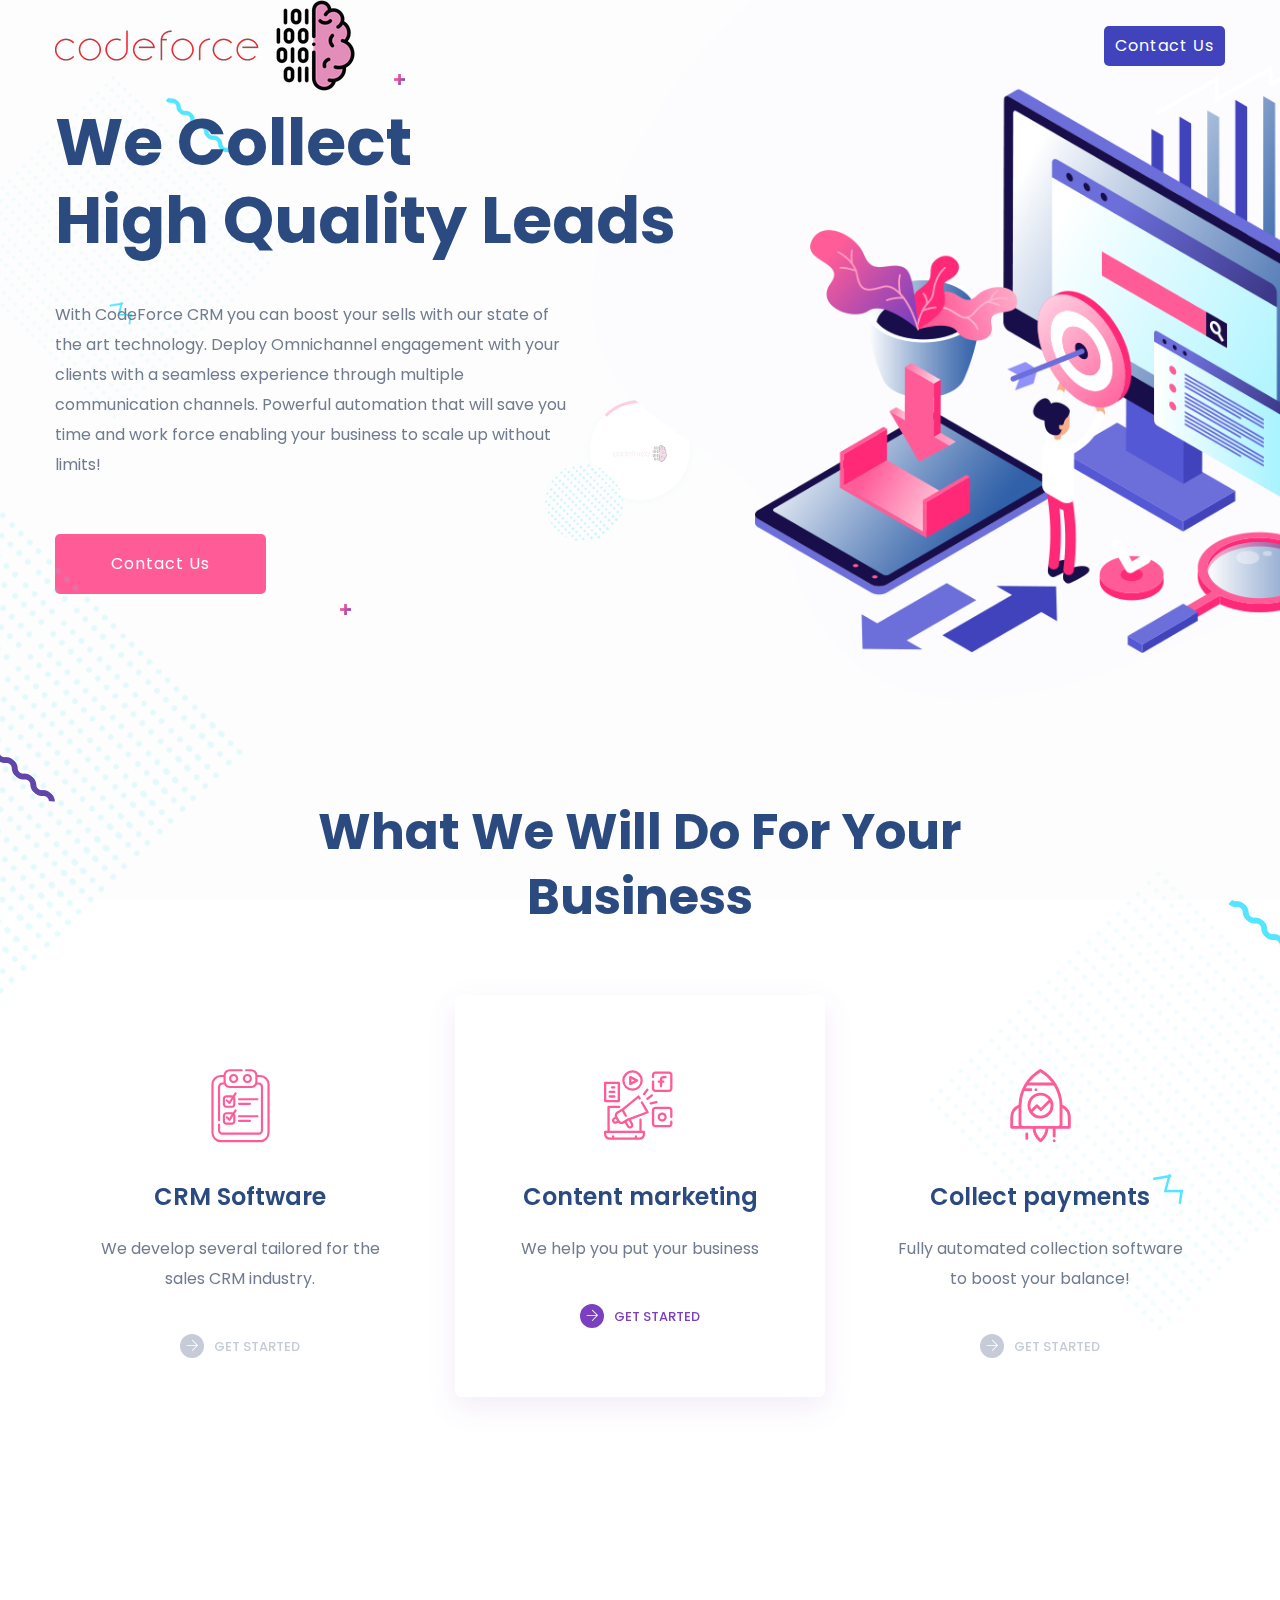
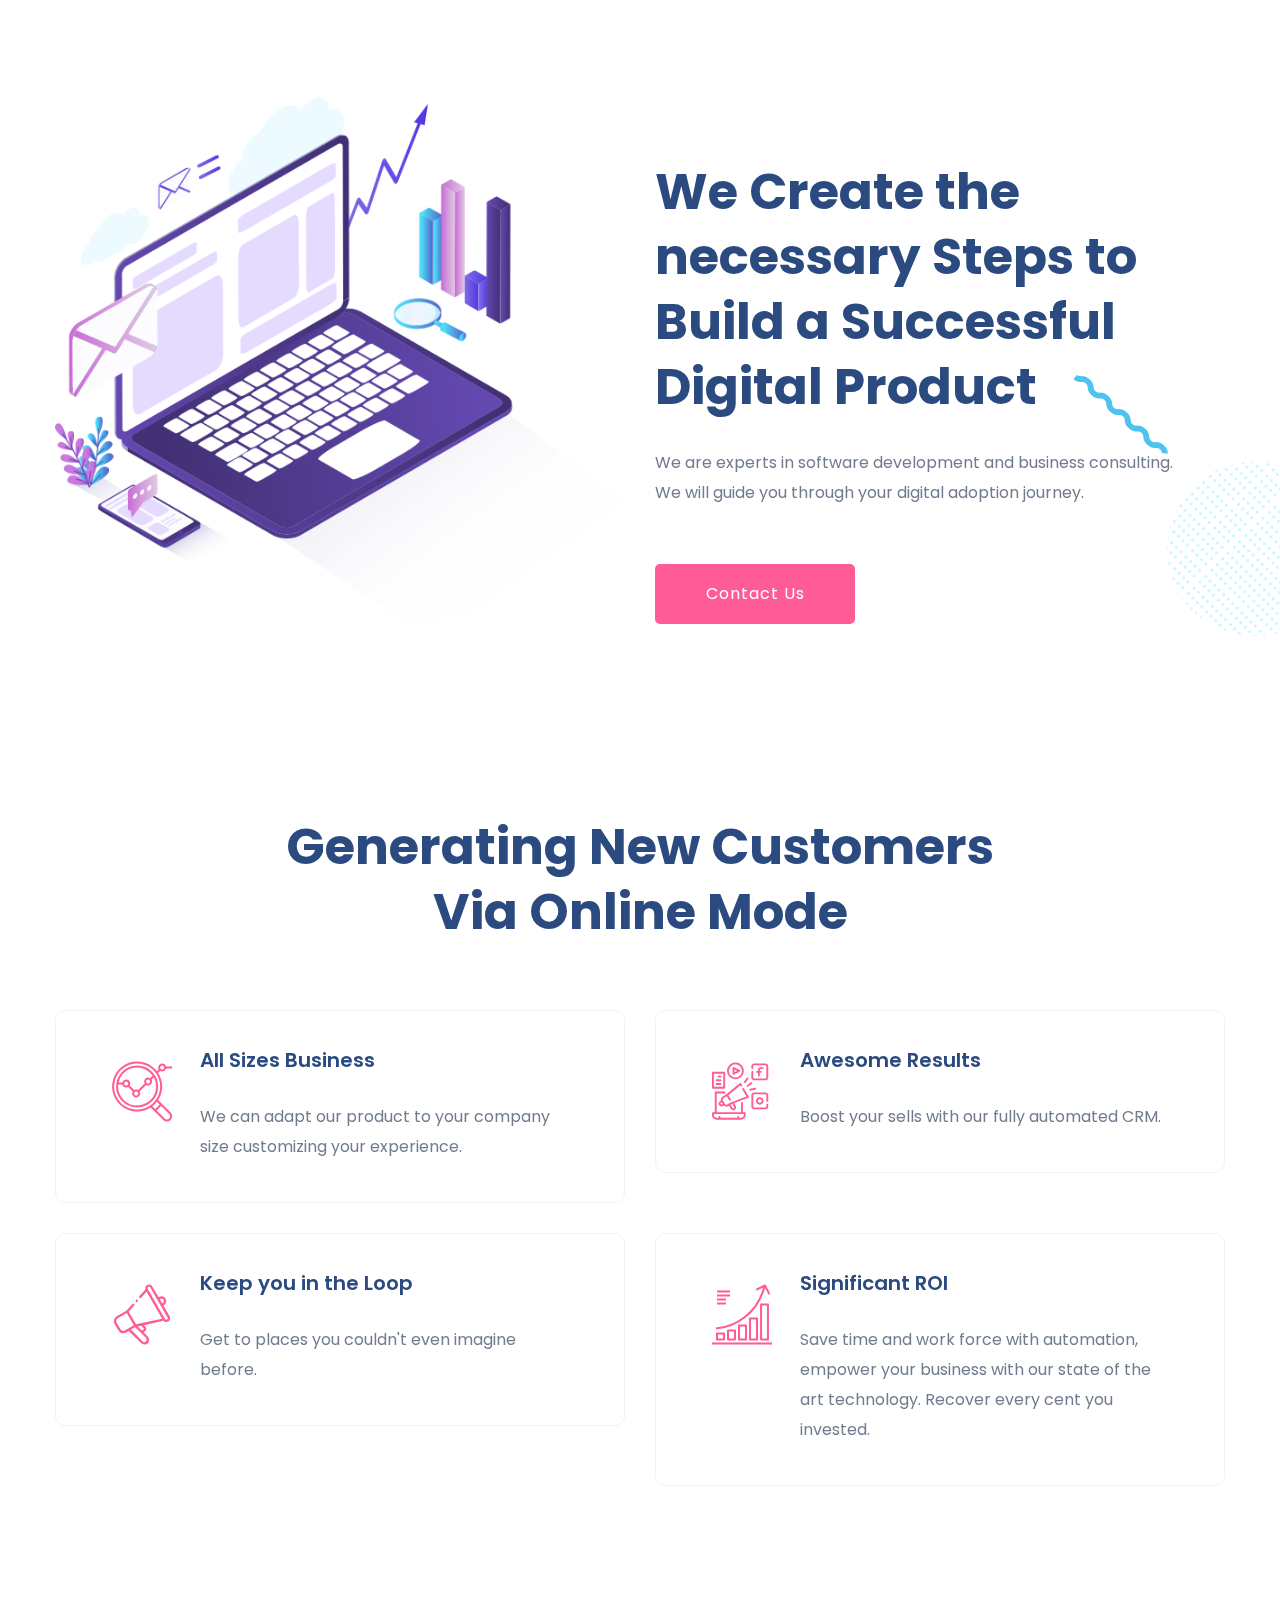
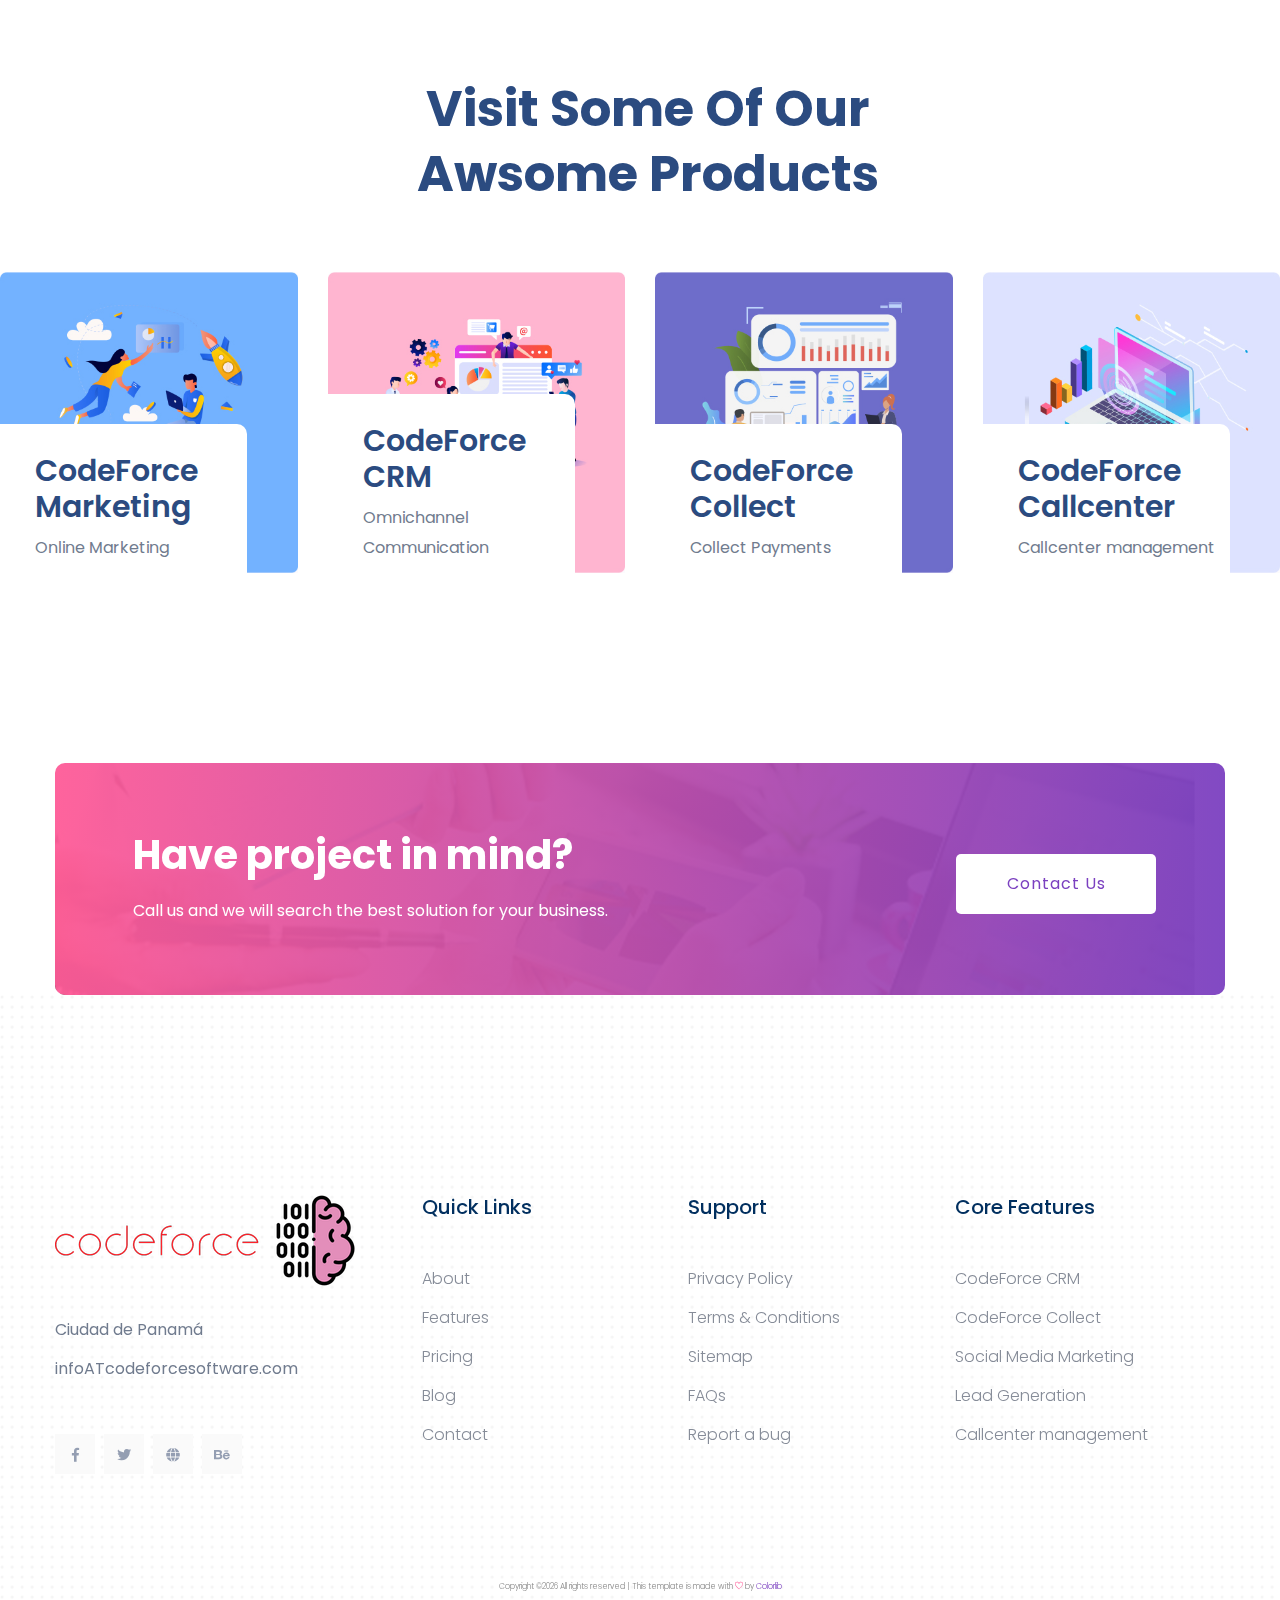
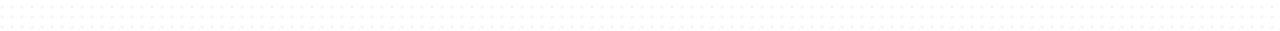
<file: index.html>
<!doctype html>
<html class="no-js" lang="zxx">
<head>
    <meta charset="utf-8">
    <meta http-equiv="x-ua-compatible" content="ie=edge">
    <title>CodeForce Sofware</title>
    <meta name="description" content="CodeForce Sofware">
    <meta name="viewport" content="width=device-width, initial-scale=1">

    <link rel="manifest" href="site.webmanifest">
    <link rel="shortcut icon" type="image/x-icon" href="assets/img/brain16x16.ico" sizes="16x16">
    <link rel="shortcut icon" type="image/x-icon" href="assets/img/brain32x32.ico" sizes="32x32">
    <link rel="shortcut icon" type="image/x-icon" href="assets/img/brain96x96.ico" sizes="96x96">

    <!-- CSS here -->
    <link rel="stylesheet" href="assets/css/bootstrap.min.css">
    <link rel="stylesheet" href="assets/css/owl.carousel.min.css">
    <link rel="stylesheet" href="assets/css/flaticon.css">
    <link rel="stylesheet" href="assets/css/slicknav.css">
    <link rel="stylesheet" href="assets/css/animate.min.css">
    <link rel="stylesheet" href="assets/css/magnific-popup.css">
    <link rel="stylesheet" href="assets/css/fontawesome-all.min.css">
    <link rel="stylesheet" href="assets/css/themify-icons.css">
    <link rel="stylesheet" href="assets/css/slick.css">
    <link rel="stylesheet" href="assets/css/nice-select.css">
    <link rel="stylesheet" href="assets/css/style.css">
</head>

   <body>
       
    <!-- Preloader Start -->
    <div id="preloader-active">
        <div class="preloader d-flex align-items-center justify-content-center">
            <div class="preloader-inner position-relative">
                <div class="preloader-circle"></div>
                <div class="preloader-img pere-text">
                    <img src="assets/img/logo/logo.png" alt="">
                </div>
            </div>
        </div>
    </div>
    <!-- Preloader Start -->

    <header>
        <!-- Header Start -->
       <div class="header-area header-transparrent ">
            <div class="main-header header-sticky">
                <div class="container">
                    <div class="row align-items-center">
                        <!-- Logo -->
                        <div class="col-xl-2 col-lg-2 col-md-1">
                            <div class="logo">
                                <a href="index.html"><img src="assets/img/logo/logo.png" alt=""></a>
                            </div>
                        </div>
                        <div class="col-xl-8 col-lg-8 col-md-8">
                            <!-- Main-menu -->
                            <!-- <div class="main-menu f-right d-none d-lg-block">
                                <nav> 
                                    <ul id="navigation">    
                                        <li><a href="index.html"> Home</a></li>
                                        <li><a href="about.html">About Us</a></li>
                                        <li><a href="services.html">Services</a></li>
                                        <li><a href="contact.html">Contact</a></li>
                                        <li><a href="blog.html">Blog</a>
                                            <ul class="submenu">
                                                <li><a href="blog.html">Blog</a></li>
                                                <li><a href="single-blog.html">Blog Details</a></li>
                                            </ul>
                                        </li>
                                        <li><a href="#">Pages</a>
                                            <ul class="submenu">
                                                <li><a href="elements.html">Element</a></li>
                                            </ul>
                                        </li>
                                    </ul>
                                </nav>
                            </div>-->
                        </div>             
                        <div class="col-xl-2 col-lg-2 col-md-3">
                            <div class="header-right-btn f-right d-none d-lg-block">
                                <a href="#" class="btn header-btn">Contact Us</a>
                            </div>
                        </div>
                        <!-- Mobile Menu -->
                        <div class="col-12">
                            <div class="mobile_menu d-block d-lg-none"></div>
                        </div>
                    </div>
                </div>
            </div>
       </div>
        <!-- Header End -->
    </header>

    <main>

        <!-- Slider Area Start-->
        <div class="slider-area ">
            <div class="slider-active">
                <div class="single-slider slider-height d-flex align-items-center" data-background="assets/img/hero/h1_hero.png">
                    <div class="container">
                        <div class="row d-flex align-items-center">
                            <div class="col-lg-7 col-md-9 ">
                                <div class="hero__caption">
                                    <h1 data-animation="fadeInLeft" data-delay=".4s">We Collect<br> High Quality Leads</h1>
                                    <p data-animation="fadeInLeft" data-delay=".6s">With CodeForce CRM you can boost your sells with our state of the art technology. Deploy Omnichannel engagement with your clients with a seamless experience through multiple communication channels. Powerful automation that will save you time and work force enabling your business to scale up without limits!</p>
                                    <!-- Hero-btn -->
                                    <div class="hero__btn" data-animation="fadeInLeft" data-delay=".8s">
                                        <a href="industries.html" class="btn hero-btn">Contact Us</a>
                                    </div>
                                </div>
                            </div>
                            <div class="col-lg-5">
                                <div class="hero__img d-none d-lg-block" data-animation="fadeInRight" data-delay="1s">
                                    <img src="assets/img/hero/hero_right.png" alt="">
                                </div>
                            </div>
                        </div>
                    </div>
                </div>
                <div class="single-slider slider-height d-flex align-items-center" data-background="assets/img/hero/h1_hero.png">
                    <div class="container">
                        <div class="row d-flex align-items-center">
                            <div class="col-lg-7 col-md-9 ">
                                <div class="hero__caption">
                                    <h1 data-animation="fadeInLeft" data-delay=".4s">We help you Collect<br> High Quality Leads</h1>
                                    <p data-animation="fadeInLeft" data-delay=".6s">With CodeForce CRM you can boost your sells with our state of the art technology. Deploy Omnichannel engagement with your clients with a seamless experience through multiple communication channels. Powerful automation that will save you time and work force enabling your business to scale up without limits!</p>
                                    <!-- Hero-btn -->
                                    <div class="hero__btn" data-animation="fadeInLeft" data-delay=".8s">
                                        <a href="industries.html" class="btn hero-btn">Contact Us</a>
                                    </div>
                                </div>
                            </div>
                            <div class="col-lg-5">
                                <div class="hero__img d-none d-lg-block" data-animation="fadeInRight" data-delay="1s">
                                    <img src="assets/img/hero/hero_right.png" alt="">
                                </div>
                            </div>
                        </div>
                    </div>
                </div>
            </div>
        </div>
        <!-- Slider Area End-->
        <!-- What We do start-->
        <div class="what-we-do we-padding">
            <div class="container">
                <!-- Section-tittle -->
                <div class="row d-flex justify-content-center">
                    <div class="col-lg-8">
                        <div class="section-tittle text-center">
                            <h2>What We Will Do For Your Business​</h2>
                        </div>
                    </div>
                </div>
                <div class="row">
                    <div class="col-lg-4 col-md-6">
                        <div class="single-do text-center mb-30">
                            <div class="do-icon">
                                <span  class="flaticon-tasks"></span>
                            </div>
                            <div class="do-caption">
                                <h4>CRM Software</h4>
                                <p>We develop several tailored for the sales CRM industry.</p>
                            </div>
                            <div class="do-btn">
                                <a href="#"><i class="ti-arrow-right"></i> get started</a>
                            </div>
                        </div>
                    </div>
                     <div class="col-lg-4 col-md-6">
                        <div class="single-do active text-center mb-30">
                            <div class="do-icon">
                                <span  class="flaticon-social-media-marketing"></span>
                            </div>
                            <div class="do-caption">
                                <h4>Content marketing</h4>
                                <p>We help you put your business </p>
                            </div>
                            <div class="do-btn">
                                <a href="#"><i class="ti-arrow-right"></i> get started</a>
                            </div>
                        </div>
                    </div>
                     <div class="col-lg-4 col-md-6">
                        <div class="single-do text-center mb-30">
                            <div class="do-icon">
                                <span  class="flaticon-project"></span>
                            </div>
                            <div class="do-caption">
                                <h4>Collect payments</h4>
                                <p>Fully automated collection software to boost your balance!</p>
                            </div>
                            <div class="do-btn">
                                <a href="#"><i class="ti-arrow-right"></i> get started</a>
                            </div>
                        </div>
                    </div>
                </div>
            </div>
        </div>
        <!-- What We do End-->
        <!-- We Create Start -->
        <div class="we-create-area create-padding">
            <div class="container">
                <div class="row d-flex align-items-end">
                    <div class="col-lg-6 col-md-12">
                        <div class="we-create-img">
                            <img src="assets/img//service/we-create.png" alt="">
                        </div>
                    </div>
                    <div class="col-lg-6 col-md-12">
                        <div class="we-create-cap">
                            <h3>We Create the necessary Steps to Build a Successful Digital Product</h3>
                            <p>We are experts in software development and business consulting. We will guide you through your digital adoption journey.</p>
                            <a href="#" class="btn">Contact Us</a>
                        </div>
                    </div>
                </div>
            </div>
        </div>
        <!-- We Create End -->
        <!-- Generating Start -->
        <div class="generating-area ">
            <div class="container">
                 <!-- Section-tittle -->
                 <div class="row d-flex justify-content-center">
                    <div class="col-lg-8">
                        <div class="section-tittle text-center">
                            <h2>Generating New Customers Via Online Mode​​</h2>
                        </div>
                    </div>
                </div>
                <div class="row">
                    <div class="col-lg-6 col-md-6">
                        <div class="single-generating d-flex mb-30">
                            <div class="generating-icon">
                                <span class="flaticon-chart"></span>
                            </div>
                            <div class="generating-cap">
                                <h4>All Sizes Business</h4>
                                <p>We can adapt our product to your company size customizing your experience. </p>
                            </div>
                        </div>
                    </div> 
                    <div class="col-lg-6 col-md-6">
                        <div class="single-generating d-flex mb-30">
                            <div class="generating-icon">
                                <span class="flaticon-social-media-marketing"></span>
                            </div>
                            <div class="generating-cap">
                                <h4>Awesome Results</h4>
                                <p>Boost your sells with our fully automated CRM. </p>
                            </div>
                        </div>
                    </div>
                    <div class="col-lg-6 col-md-6">
                        <div class="single-generating d-flex mb-30">
                            <div class="generating-icon">
                                <span class="flaticon-speaker"></span>
                            </div>
                            <div class="generating-cap">
                                <h4>Keep you in the Loop</h4>
                                <p>Get to places you couldn't even imagine before. </p>
                            </div>
                        </div>
                    </div>
                    <div class="col-lg-6 col-md-6">
                        <div class="single-generating d-flex mb-30">
                            <div class="generating-icon">
                                <span class="flaticon-growth"></span>
                            </div>
                            <div class="generating-cap">
                                <h4>Significant ROI</h4>
                                <p>Save time and work force with automation, empower your business with our state of the art technology. Recover every cent you invested. </p>
                            </div>
                        </div>
                    </div>
                </div>
            </div>
        </div>
        <!-- Generating End -->
        
        <!-- Visit Stuffs Start -->
        <div class="visit-area fix visite-padding">
            <div class="container">
                <!-- Section-tittle -->
                <div class="row d-flex justify-content-center">
                    <div class="col-lg-6 pr-0">
                        <div class="section-tittle text-center">
                            <h2>Visit Some Of Our Awsome Products</h2>
                        </div>
                    </div>
                </div>
            </div>
            <div class="container-fluid p-0">
                <div class="row ">
                    <div class="col-lg-3 col-md-4">
                        <div class="single-visited mb-30">
                            <div class="visited-img">
                                <img src="assets/img/visit/visit_1.jpg" alt="">
                            </div>
                            <div class="visited-cap">
                                <h3><a href="#">CodeForce Marketing</a></h3>
                                <p>Online Marketing</p>
                            </div>
                        </div>
                    </div> 
                     <div class="col-lg-3 col-md-4">
                        <div class="single-visited mb-30">
                            <div class="visited-img">
                                <img src="assets/img/visit/visit_2.jpg" alt="">
                            </div>
                            <div class="visited-cap">
                                <h3><a href="#">CodeForce CRM</a></h3>
                                <p>Omnichannel Communication</p>
                            </div>
                        </div>
                    </div>
                    <div class="col-lg-3 col-md-4">
                        <div class="single-visited mb-30">
                            <div class="visited-img">
                                <img src="assets/img/visit/visit_3.jpg" alt="">
                            </div>
                            <div class="visited-cap">
                                <h3><a href="#">CodeForce Collect</a></h3>
                                <p>Collect Payments</p>
                            </div>
                        </div>
                    </div> 
                    <div class="col-lg-3 col-md-4">
                        <div class="single-visited mb-30">
                            <div class="visited-img">
                                <img src="assets/img/visit/visit_4.jpg" alt="">
                            </div>
                            <div class="visited-cap">
                                <h3><a href="#">CodeForce Callcenter</a></h3>
                                <p>Callcenter management</p>
                            </div>
                        </div>
                    </div>
                </div>
            </div>
        </div>
        <!-- Visit Stuffs Start -->
         <!-- Testimonial Start -->
         <!--<div class="testimonial-area">
            <div class="container">
               <div class="testimonial-main">
                    
                    <div class="row d-flex justify-content-center">
                        <div class="col-lg-5  col-md-8 pr-0">
                            <div class="section-tittle text-center">
                                <h2>What Client Say About Us</h2>
                            </div>
                        </div>
                    </div>
                    <div class="row d-flex justify-content-center">
                            <div class="col-lg-10 col-md-9">
                                <div class="h1-testimonial-active">
                                   
								   
								   
                                    <div class="single-testimonial text-center">
                                        <div class="testimonial-caption ">
                                            <div class="testimonial-top-cap">
                                                <p>En Cash Pa'Ya hemos podido escalar nuestra empresa y multiplicar nuestra rentabilidad gracias a CodeForce Collect. </p>
                                            </div>
                                           
										   
                                            <div class="testimonial-founder d-flex align-items-center justify-content-center">
                                                <div class="founder-img">
                                                    <img src="assets/img/testmonial/testimonial.png" alt="">
                                                </div>
                                            <div class="founder-text">
                                                <span>Eugenio Huerta</span>
                                                <p>Manager</p>
                                            </div>
                                            </div>
                                        </div>
                                    </div>
									
									
									
									
                                </div>
                            </div>
                    </div>
               </div>
            </div>
        </div>-->
        <!-- Testimonial End -->
        <!-- Tips Triks Start -->
        <!-- <div class="tips-triks-area tips-padding">
            <div class="container">
                 
				 
                 <div class="row d-flex justify-content-center">
                    <div class="col-lg-6 col-md-8 pr-0">
                        <div class="section-tittle text-center">
                            <h2>Tips and Tricks From Our Exparts</h2>
                        </div>
                    </div>
                </div>
                <div class="row">
                    <div class="col-xl-4 col-lg-4 col-md-6">
                        <div class="single-tips mb-50">
                            <div class="tips-img">
                                <img src="assets/img/tips/tips_1.jpg" alt="">
                            </div>
                            <div class="tips-caption">
                                <h4><a href="#">Twice profit than before you ever got</a></h4>
                                <span>Continue Reading</span>
                                <p>March 3, 2020</p>
                            </div>
                        </div>
                    </div>
                    <div class="col-xl-4 col-lg-4 col-md-6">
                        <div class="single-tips mb-50">
                            <div class="tips-img">
                                <img src="assets/img/tips/tips_2.jpg" alt="">
                            </div>
                            <div class="tips-caption">
                                <h4><a href="#">Twice profit than before you ever got</a></h4>
                                <span>Continue Reading</span>
                                <p>March 3, 2020</p>
                            </div>
                        </div>
                    </div>
                     <div class="col-xl-4 col-lg-4 col-md-6">
                        <div class="single-tips mb-50">
                            <div class="tips-img">
                                <img src="assets/img/tips/tips_3.jpg" alt="">
                            </div>
                            <div class="tips-caption">
                                <h4><a href="#">Twice profit than before you ever got</a></h4>
                                <span>Continue Reading</span>
                                <p>March 3, 2020</p>
                            </div>
                        </div>
                    </div>
                </div>
            </div>
        </div>-->
        <!-- Tips Triks End -->
         <!-- have-project Start-->
         <div class="have-project">
            <div class="container">
                <div class="haveAproject"  data-background="assets/img/team/have.jpg">
                    <div class="row d-flex align-items-center">
                        <div class="col-xl-7 col-lg-9 col-md-12">
                            <div class="wantToWork-caption">
                                <h2>Have project in mind?</h2>
                                <p>Call us and we will search the best solution for your business.</p>
                            </div>
                        </div>
                        <div class="col-xl-5 col-lg-3 col-md-12">
                           <div class="wantToWork-btn f-right">
                                <a href="#" class="btn btn-ans">Contact Us</a>
                           </div>
                        </div>
                    </div>
                </div>
                
            </div>
        </div>
        <!-- have-project End -->

    </main>
   <footer>

       <!-- Footer Start-->
      <div class="footer-main" data-background="assets/img/shape/footer_bg.png">
        <div class="footer-area footer-padding">
            <div class="container">
                <div class="row d-flex justify-content-between">
                    <div class="col-lg-3 col-md-4 col-sm-8">
                       <div class="single-footer-caption mb-50">
                         <div class="single-footer-caption mb-30">
                              <!-- logo -->
                             <div class="footer-logo">
                                 <a href="index.html"><img src="assets/img/logo/logo2_footer.png" alt=""></a>
                             </div>
                             <div class="footer-tittle">
                                 <div class="footer-pera">
                                     <p class="info1">Ciudad de Panamá<br> </p>
                                     <p class="info2">infoATcodeforcesoftware.com</p>
                                </div>
                             </div>
                             <div class="footer-social">
                                <a href="#"><i class="fab fa-facebook-f"></i></a>
                                <a href="#"><i class="fab fa-twitter"></i></a>
                                <a href="#"><i class="fas fa-globe"></i></a>
                                <a href="#"><i class="fab fa-behance"></i></a>
                            </div>
                         </div>
                       </div>
                    </div>
                    <div class="col-lg-2 col-md-4 col-sm-5">
                        <div class="single-footer-caption mb-50">
                            <div class="footer-tittle">
                                <h4>Quick Links</h4>
                                <ul>
                                    <li><a href="about.html">About</a></li>
                                    <li><a href="about.html">Features</a></li>
                                    <li><a href="single-blog.html">Pricing</a></li>
                                    <li><a href="blog.html">Blog</a></li>
                                    <li><a href="contact.html">Contact</a></li>
                                </ul>
                            </div>
                        </div>
                    </div>
                    <div class="col-lg-2 col-md-4 col-sm-7">
                        <div class="single-footer-caption mb-50">
                            <div class="footer-tittle">
                                <h4>Support</h4>
                                <ul>
                                    <li><a href="#">Privacy Policy</a></li>
                                    <li><a href="#">Terms & Conditions</a></li>
                                    <li><a href="#"> Sitemap</a></li>
                                    <li><a href="#">FAQs</a></li>
                                    <li><a href="#">Report a bug</a></li>
                                </ul>
                            </div>
                        </div>
                    </div>
                    <div class="col-lg-3 col-md-4 col-sm-5">
                        <div class="single-footer-caption mb-50">
                            <div class="footer-tittle">
                                <h4>Core Features</h4>
                                <ul>
                                 <li><a href="#">CodeForce CRM</a></li>
                                 <li><a href="#">CodeForce Collect</a></li>
                                 <li><a href="#">Social Media Marketing</a></li>
                                 <li><a href="#">Lead Generation</a></li>
                                 <li><a href="#">Callcenter management</a></li>
                             </ul>
                            </div>
                        </div>
                    </div>
                </div>
            </div>
        </div>
        <!-- footer-bottom aera -->
        <div class="footer-bottom-area footer-bg">
            <div class="container">
                <div class="footer-border">
                     <div class="row d-flex align-items-center">
                         <div class="col-xl-12 ">
                             <div class="footer-copy-right text-center">
                                 <p><!-- Link back to Colorlib can't be removed. Template is licensed under CC BY 3.0. -->
  Copyright &copy;<script>document.write(new Date().getFullYear());</script> All rights reserved | This template is made with <i class="ti-heart" aria-hidden="true"></i> by <a href="https://colorlib.com" target="_blank">Colorlib</a>
  <!-- Link back to Colorlib can't be removed. Template is licensed under CC BY 3.0. --></p>
                             </div>
                         </div>
                     </div>
                </div>
            </div>
        </div>
      </div>
       <!-- Footer End-->

   </footer>
   
	<!-- JS here -->
	
		<!-- All JS Custom Plugins Link Here here -->
        <script src="./assets/js/vendor/modernizr-3.5.0.min.js"></script>
		<!-- Jquery, Popper, Bootstrap -->
		<script src="./assets/js/vendor/jquery-1.12.4.min.js"></script>
        <script src="./assets/js/popper.min.js"></script>
        <script src="./assets/js/bootstrap.min.js"></script>
	    <!-- Jquery Mobile Menu -->
        <script src="./assets/js/jquery.slicknav.min.js"></script>

		<!-- Jquery Slick , Owl-Carousel Plugins -->
        <script src="./assets/js/owl.carousel.min.js"></script>
        <script src="./assets/js/slick.min.js"></script>
        <!-- Date Picker -->
        <script src="./assets/js/gijgo.min.js"></script>
		<!-- One Page, Animated-HeadLin -->
        <script src="./assets/js/wow.min.js"></script>
		<script src="./assets/js/animated.headline.js"></script>
        <script src="./assets/js/jquery.magnific-popup.js"></script>

		<!-- Scrollup, nice-select, sticky -->
        <script src="./assets/js/jquery.scrollUp.min.js"></script>
        <script src="./assets/js/jquery.nice-select.min.js"></script>
		<script src="./assets/js/jquery.sticky.js"></script>
        
        <!-- contact js -->
        <script src="./assets/js/contact.js"></script>
        <script src="./assets/js/jquery.form.js"></script>
        <script src="./assets/js/jquery.validate.min.js"></script>
        <script src="./assets/js/mail-script.js"></script>
        <script src="./assets/js/jquery.ajaxchimp.min.js"></script>
        
		<!-- Jquery Plugins, main Jquery -->	
        <script src="./assets/js/plugins.js"></script>
        <script src="./assets/js/main.js"></script>
        
    </body>
</html>
</file>
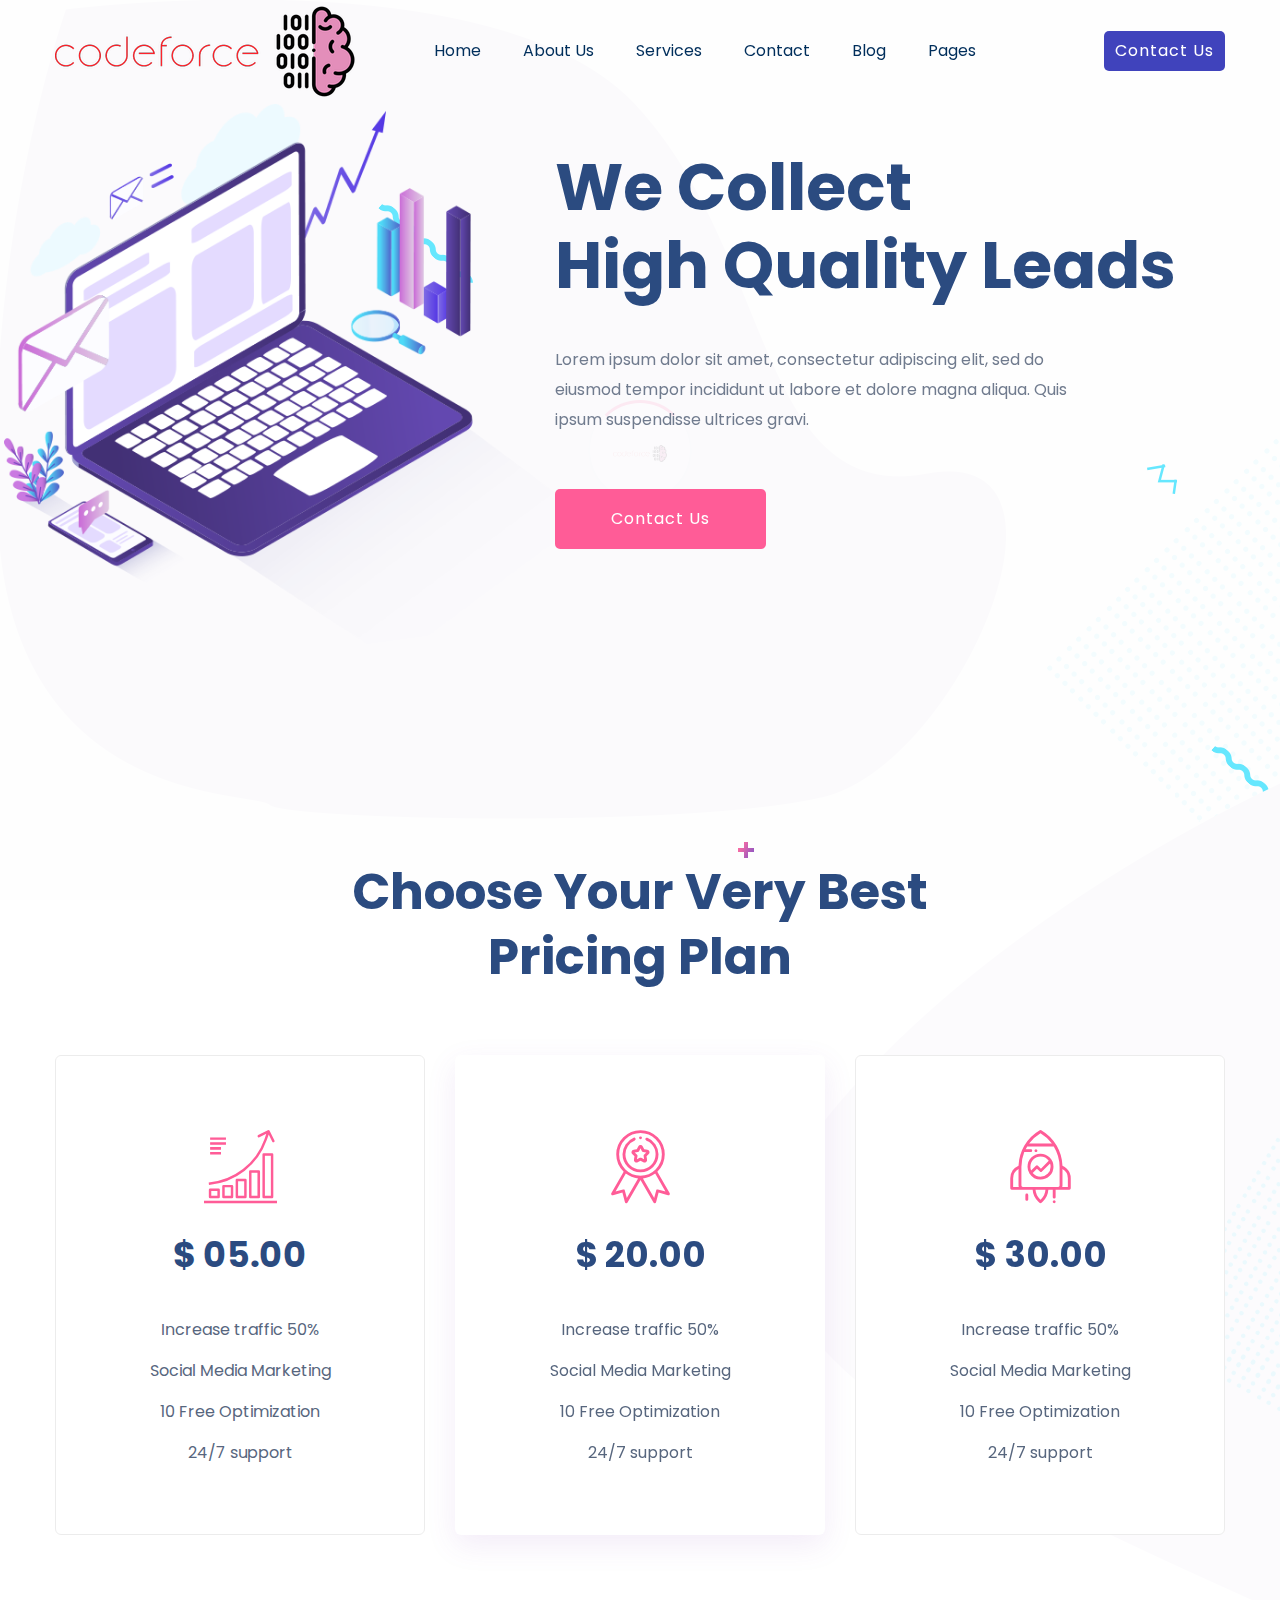
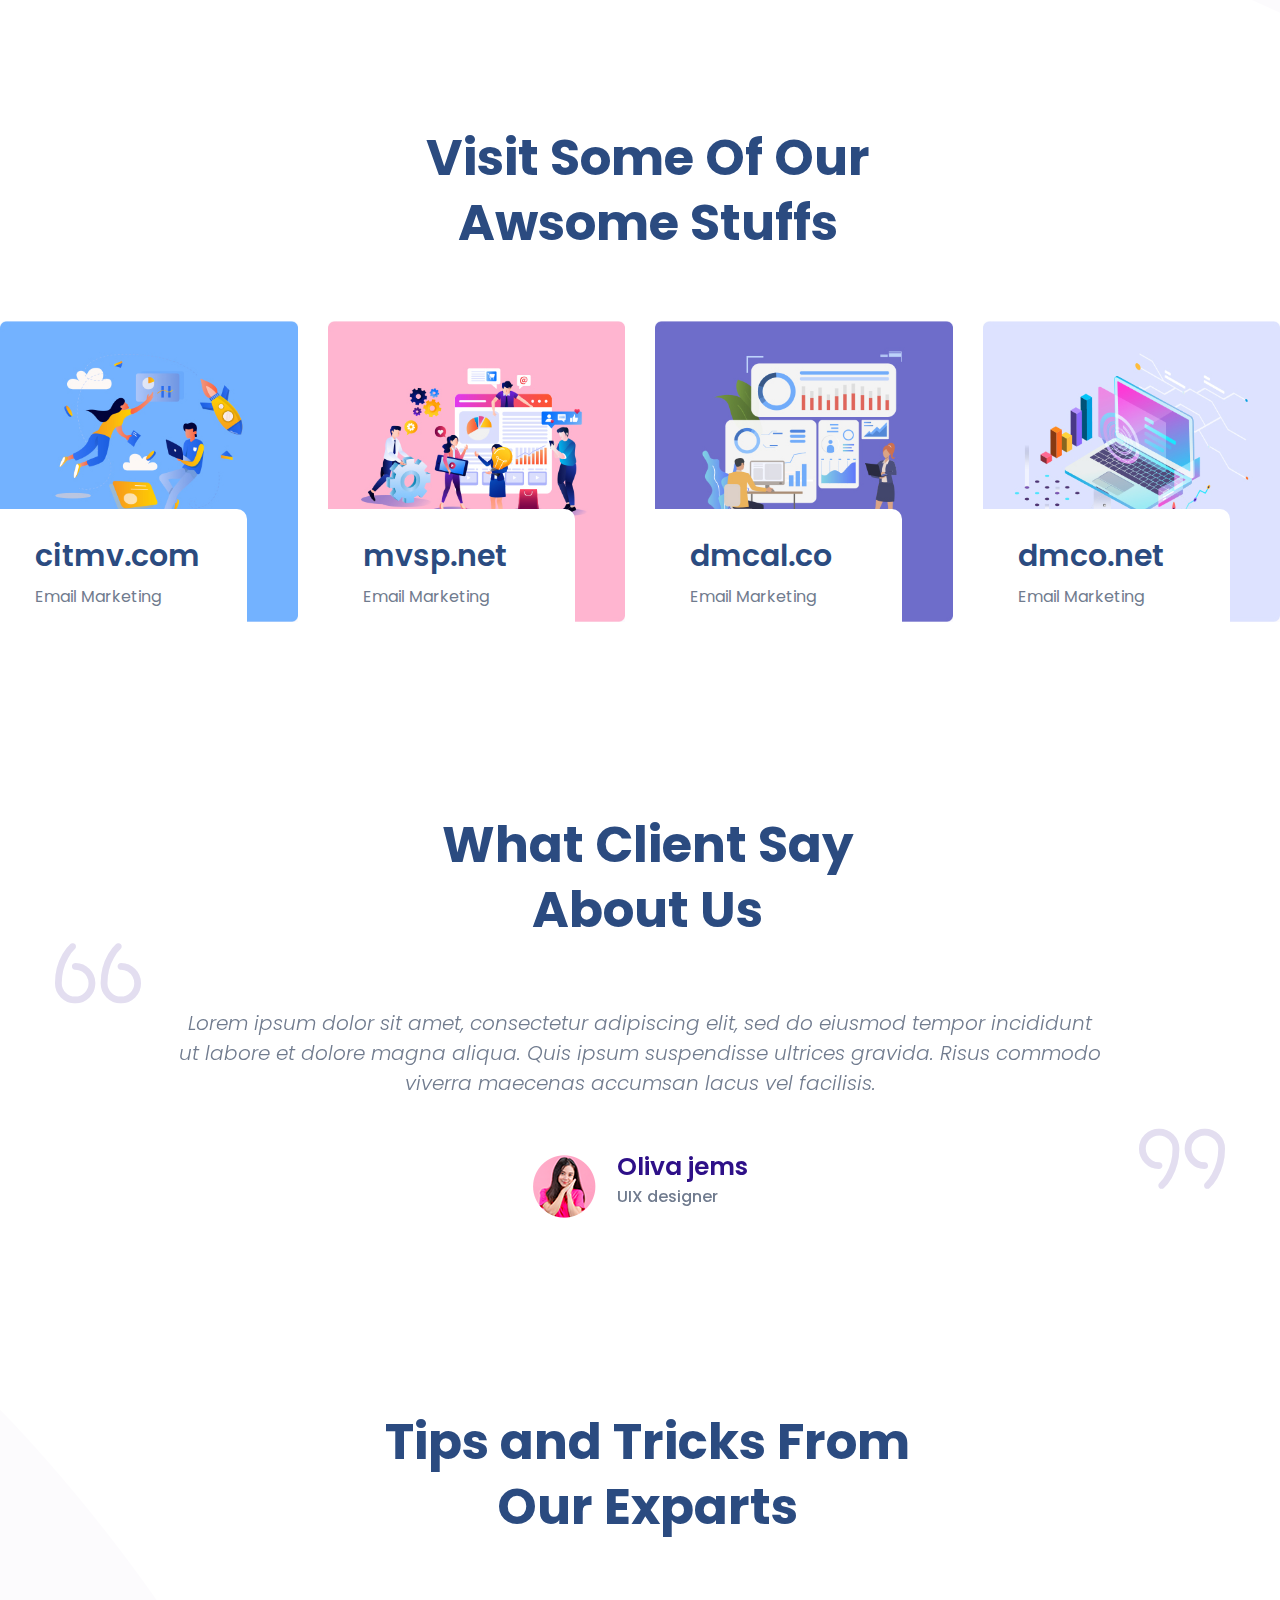
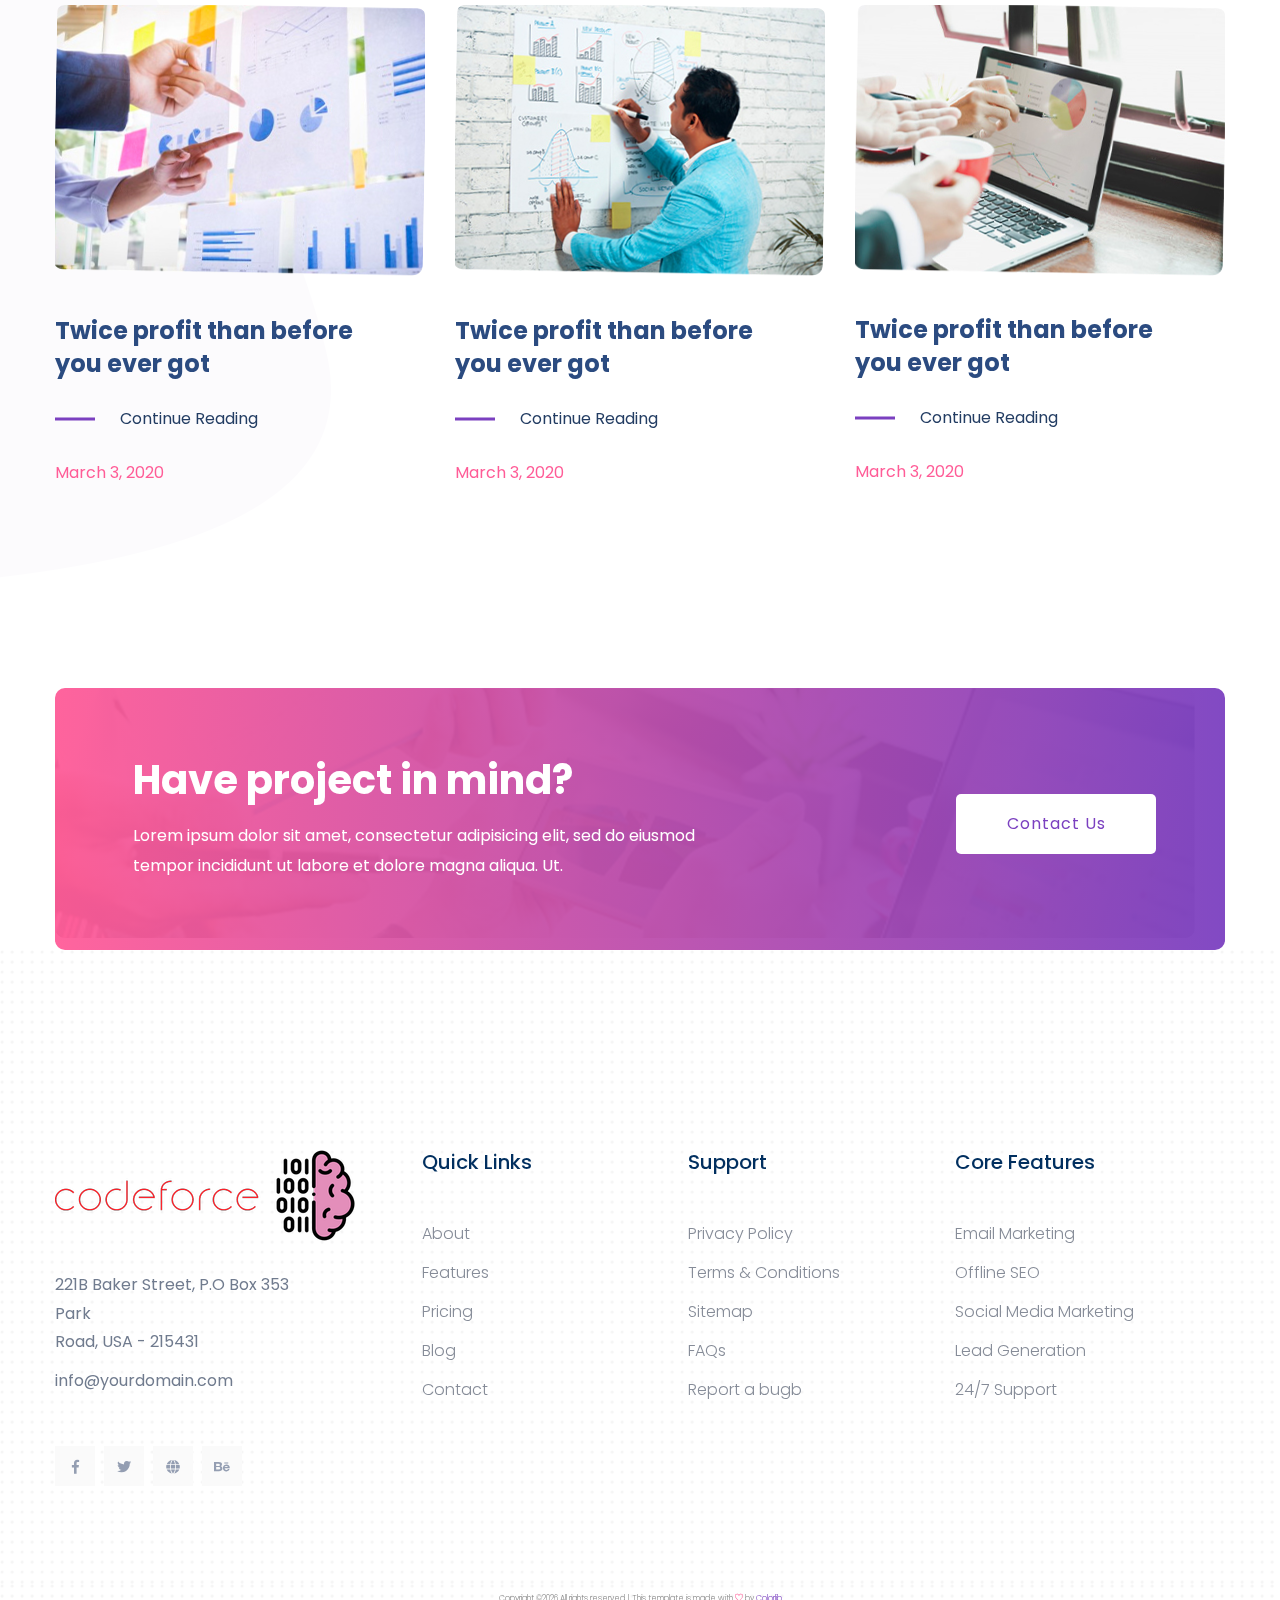
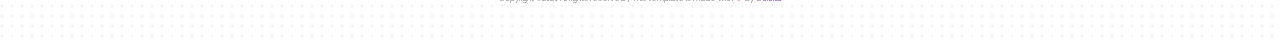
<file: about.html>
<!doctype html>
<html class="no-js" lang="zxx">
    <head>
        <meta charset="utf-8">
        <meta http-equiv="x-ua-compatible" content="ie=edge">
        <title>SEO HTML-5 Template </title>
        <meta name="description" content="">
        <meta name="viewport" content="width=device-width, initial-scale=1">

        <link rel="manifest" href="site.webmanifest">
		<link rel="shortcut icon" type="image/x-icon" href="assets/img/favicon.ico">

		<!-- CSS here -->
            <link rel="stylesheet" href="assets/css/bootstrap.min.css">
            <link rel="stylesheet" href="assets/css/owl.carousel.min.css">
            <link rel="stylesheet" href="assets/css/flaticon.css">
            <link rel="stylesheet" href="assets/css/slicknav.css">
            <link rel="stylesheet" href="assets/css/animate.min.css">
            <link rel="stylesheet" href="assets/css/magnific-popup.css">
            <link rel="stylesheet" href="assets/css/fontawesome-all.min.css">
            <link rel="stylesheet" href="assets/css/themify-icons.css">
            <link rel="stylesheet" href="assets/css/slick.css">
            <link rel="stylesheet" href="assets/css/nice-select.css">
            <link rel="stylesheet" href="assets/css/style.css">
            <link rel="stylesheet" href="assets/css/responsive.css">
   </head>

   <body>
       
    <!-- Preloader Start -->
    <div id="preloader-active">
        <div class="preloader d-flex align-items-center justify-content-center">
            <div class="preloader-inner position-relative">
                <div class="preloader-circle"></div>
                <div class="preloader-img pere-text">
                    <img src="assets/img/logo/logo.png" alt="">
                </div>
            </div>
        </div>
    </div>
    <!-- Preloader Start -->
    <header>
        <!-- Header Start -->
       <div class="header-area header-transparrent ">
            <div class="main-header header-sticky">
                <div class="container">
                    <div class="row align-items-center">
                        <!-- Logo -->
                        <div class="col-xl-2 col-lg-2 col-md-1">
                            <div class="logo">
                                <a href="index.html"><img src="assets/img/logo/logo.png" alt=""></a>
                            </div>
                        </div>
                        <div class="col-xl-8 col-lg-8 col-md-8">
                            <!-- Main-menu -->
                            <div class="main-menu f-right d-none d-lg-block">
                                <nav> 
                                    <ul id="navigation">    
                                        <li><a href="index.html"> Home</a></li>
                                        <li><a href="about.html">About Us</a></li>
                                        <li><a href="services.html">Services</a></li>
                                        <li><a href="contact.html">Contact</a></li>
                                        <li><a href="blog.html">Blog</a>
                                            <ul class="submenu">
                                                <li><a href="blog.html">Blog</a></li>
                                                <li><a href="single-blog.html">Blog Details</a></li>
                                            </ul>
                                        </li>
                                        <li><a href="#">Pages</a>
                                            <ul class="submenu">
                                                <li><a href="elements.html">Element</a></li>
                                            </ul>
                                        </li>
                                    </ul>
                                </nav>
                            </div>
                        </div>             
                        <div class="col-xl-2 col-lg-2 col-md-3">
                            <div class="header-right-btn f-right d-none d-lg-block">
                                <a href="#" class="btn header-btn">Contact Us</a>
                            </div>
                        </div>
                        <!-- Mobile Menu -->
                        <div class="col-12">
                            <div class="mobile_menu d-block d-lg-none"></div>
                        </div>
                    </div>
                </div>
            </div>
       </div>
        <!-- Header End -->
    </header>
    <main>
        <!-- Slider Area Start-->
        <div class="slider-area">
            <div class="slider-active">
                <div class="single-slider slider-height d-flex align-items-center">
                    <div class="container">
                        <div class="row d-flex align-items-center">
                            <div class="col-lg-5 d-none d-xl-block">
                                <div class="hero__img hero__img2 " data-animation="fadeInLeft" data-delay="1s">
                                    <img src="assets/img/hero/about_hero.png" alt="">
                                </div>
                            </div>
                            <div class="col-lg-7 col-md-9 ">
                                <div class="hero__caption hero__caption2">
                                    <h1 data-animation="fadeInRight" data-delay=".4s">We Collect<br> High Quality Leads</h1>
                                    <p data-animation="fadeInRight" data-delay=".6s">Lorem ipsum dolor sit amet, consectetur adipiscing elit, sed do eiusmod tempor incididunt ut labore et dolore magna aliqua. Quis ipsum suspendisse ultrices gravi.</p>
                                    <!-- Hero-btn -->
                                    <div class="hero__btn" data-animation="fadeInRight" data-delay=".8s">
                                        <a href="industries.html" class="btn hero-btn">Contact Us</a>
                                    </div>
                                </div>
                            </div>
                            
                        </div>
                    </div>
                </div>
                 <div class="single-slider slider-height slider-height2 d-flex align-items-center">
                    <div class="container">
                        <div class="row d-flex align-items-center">
                            <div class="col-lg-5 d-none d-xl-block">
                                <div class="hero__img hero__img2 " data-animation="fadeInLeft" data-delay="1s">
                                    <img src="assets/img/hero/about_hero.png" alt="">
                                </div>
                            </div>
                            <div class="col-lg-7 col-md-9 ">
                                <div class="hero__caption hero__caption2">
                                    <h1 data-animation="fadeInRight" data-delay=".4s">We Collect<br> High Quality Leads</h1>
                                    <p data-animation="fadeInRight" data-delay=".6s">Lorem ipsum dolor sit amet, consectetur adipiscing elit, sed do eiusmod tempor incididunt ut labore et dolore magna aliqua. Quis ipsum suspendisse ultrices gravi.</p>
                                    <!-- Hero-btn -->
                                    <div class="hero__btn" data-animation="fadeInRight" data-delay=".8s">
                                        <a href="industries.html" class="btn hero-btn">Contact Us</a>
                                    </div>
                                </div>
                            </div>
                            
                        </div>
                    </div>
                </div>
            </div>
            <!-- about shape -->
            <div class="about-shape">
                <div class="shape-left">
                    <img src="assets/img/hero/about_shape1.png" alt="">
                </div>
                <div class="shape-right">
                    <img src="assets/img/hero/about-sharpe2.png" alt="">
                </div>
            </div>
        </div>
        <!-- Slider Area End-->
        <!--Choose Best start-->
        <div class="choose-best choose-padding">
            <div class="container">
                <!-- Section-tittle -->
                <div class="row d-flex justify-content-center">
                    <div class="col-lg-7">
                        <div class="section-tittle text-center">
                            <h2>Choose Your Very Best Pricing Plan </h2>
                        </div>
                    </div>
                </div>
                <div class="row">
                    <div class="col-lg-4 col-md-6">
                        <div class="single-choose text-center mb-30">
                            <div class="do-icon">
                                <span  class="flaticon-growth"></span>
                            </div>
                            <div class="do-caption">
                                <h4>$ 05.00</h4>
                                <ul>
                                    <li>Increase traffic 50%</li>
                                    <li>Social Media Marketing</li>
                                    <li>10 Free Optimization</li>
                                    <li>24/7  support</li>
                                </ul>
                            </div>
                        </div>
                    </div>
                     <div class="col-lg-4 col-md-6">
                        <div class="single-choose active text-center mb-30">
                            <div class="do-icon">
                                <span  class="flaticon-award"></span>
                            </div>
                            <div class="do-caption">
                                <h4>$ 20.00</h4>
                                <ul>
                                    <li>Increase traffic 50%</li>
                                    <li>Social Media Marketing</li>
                                    <li>10 Free Optimization</li>
                                    <li>24/7  support</li>
                                </ul>
                            </div>
                        </div>
                    </div>
                     <div class="col-lg-4 col-md-6">
                        <div class="single-choose text-center mb-30">
                            <div class="do-icon">
                                <span  class="flaticon-project"></span>
                            </div>
                            <div class="do-caption">
                                <h4>$ 30.00</h4>
                                <ul>
                                    <li>Increase traffic 50%</li>
                                    <li>Social Media Marketing</li>
                                    <li>10 Free Optimization</li>
                                    <li>24/7  support</li>
                                </ul>
                            </div>
                        </div>
                    </div>
                </div>
            </div>
        </div>
        <!-- Choose Best do End-->
        <!-- Visit Stuffs Start -->
        <div class="visit-area fix visite-padding">
            <div class="container">
                <!-- Section-tittle -->
                <div class="row d-flex justify-content-center">
                    <div class="col-lg-6 pr-0">
                        <div class="section-tittle text-center">
                            <h2>Visit Some Of Our Awsome Stuffs</h2>
                        </div>
                    </div>
                </div>
            </div>
            <div class="container-fluid p-0">
                <div class="row ">
                    <div class="col-lg-3 col-md-4">
                        <div class="single-visited mb-30">
                            <div class="visited-img">
                                <img src="assets/img/visit/visit_1.jpg" alt="">
                            </div>
                            <div class="visited-cap">
                                <h3><a href="#">citmv.com</a></h3>
                                <p>Email Marketing</p>
                            </div>
                        </div>
                    </div> 
                     <div class="col-lg-3 col-md-4">
                        <div class="single-visited mb-30">
                            <div class="visited-img">
                                <img src="assets/img/visit/visit_2.jpg" alt="">
                            </div>
                            <div class="visited-cap">
                                <h3><a href="#">mvsp.net</a></h3>
                                <p>Email Marketing</p>
                            </div>
                        </div>
                    </div>
                    <div class="col-lg-3 col-md-4">
                        <div class="single-visited mb-30">
                            <div class="visited-img">
                                <img src="assets/img/visit/visit_3.jpg" alt="">
                            </div>
                            <div class="visited-cap">
                                <h3><a href="#">dmcal.co</a></h3>
                                <p>Email Marketing</p>
                            </div>
                        </div>
                    </div> 
                    <div class="col-lg-3 col-md-4">
                        <div class="single-visited mb-30">
                            <div class="visited-img">
                                <img src="assets/img/visit/visit_4.jpg" alt="">
                            </div>
                            <div class="visited-cap">
                                <h3><a href="#">dmco.net</a></h3>
                                <p>Email Marketing</p>
                            </div>
                        </div>
                    </div>
                </div>
            </div>
        </div>
        <!-- Visit Stuffs Start -->
         <!-- Testimonial Start -->
         <div class="testimonial-area">
            <div class="container">
               <div class="testimonial-main">
                    <!-- Section-tittle -->
                    <div class="row d-flex justify-content-center">
                        <div class="col-lg-5  col-md-8 pr-0">
                            <div class="section-tittle text-center">
                                <h2>What Client Say About Us</h2>
                            </div>
                        </div>
                    </div>
                    <div class="row d-flex justify-content-center">
                            <div class="col-lg-10 col-md-9">
                                <div class="h1-testimonial-active">
                                    <!-- Single Testimonial -->
                                    <div class="single-testimonial text-center">
                                        <div class="testimonial-caption ">
                                            <div class="testimonial-top-cap">
                                                <p>Lorem ipsum dolor sit amet, consectetur adipiscing elit, sed do eiusmod tempor incididunt ut labore et dolore magna aliqua. Quis ipsum suspendisse ultrices gravida. Risus commodo viverra maecenas accumsan lacus vel facilisis. </p>
                                            </div>
                                            <!-- founder -->
                                            <div class="testimonial-founder d-flex align-items-center justify-content-center">
                                                <div class="founder-img">
                                                    <img src="assets/img/testmonial/testimonial.png" alt="">
                                                </div>
                                            <div class="founder-text">
                                                <span>Oliva jems</span>
                                                <p>UIX designer</p>
                                            </div>
                                            </div>
                                        </div>
                                    </div><!-- Single Testimonial -->
                                    <div class="single-testimonial text-center">
                                        <div class="testimonial-caption ">
                                            <div class="testimonial-top-cap">
                                                <p>Lorem ipsum dolor sit amet, consectetur adipiscing elit, sed do eiusmod tempor incididunt ut labore et dolore magna aliqua. Quis ipsum suspendisse ultrices gravida. Risus commodo viverra maecenas accumsan lacus vel facilisis. </p>
                                            </div>
                                            <!-- founder -->
                                            <div class="testimonial-founder d-flex align-items-center justify-content-center">
                                                <div class="founder-img">
                                                    <img src="assets/img/testmonial/testimonial.png" alt="">
                                                </div>
                                            <div class="founder-text">
                                                <span>Oliva jems</span>
                                                <p>UIX designer</p>
                                            </div>
                                            </div>
                                        </div>
                                    </div>
                                </div>
                            </div>
                    </div>
               </div>
            </div>
        </div>
        <!-- Testimonial End -->
        <!-- Tips Triks Start -->
        <div class="tips-triks-area tips-padding">
            <div class="container">
                 <!-- Section-tittle -->
                 <div class="row d-flex justify-content-center">
                    <div class="col-lg-6 col-md-8 pr-0">
                        <div class="section-tittle text-center">
                            <h2>Tips and Tricks From Our Exparts</h2>
                        </div>
                    </div>
                </div>
                <div class="row">
                    <div class="col-xl-4 col-lg-4 col-md-6">
                        <div class="single-tips mb-50">
                            <div class="tips-img">
                                <img src="assets/img/tips/tips_1.jpg" alt="">
                            </div>
                            <div class="tips-caption">
                                <h4><a href="#">Twice profit than before you ever got</a></h4>
                                <span>Continue Reading</span>
                                <p>March 3, 2020</p>
                            </div>
                        </div>
                    </div>
                    <div class="col-xl-4 col-lg-4 col-md-6">
                        <div class="single-tips mb-50">
                            <div class="tips-img">
                                <img src="assets/img/tips/tips_2.jpg" alt="">
                            </div>
                            <div class="tips-caption">
                                <h4><a href="#">Twice profit than before you ever got</a></h4>
                                <span>Continue Reading</span>
                                <p>March 3, 2020</p>
                            </div>
                        </div>
                    </div>
                     <div class="col-xl-4 col-lg-4 col-md-6">
                        <div class="single-tips mb-50">
                            <div class="tips-img">
                                <img src="assets/img/tips/tips_3.jpg" alt="">
                            </div>
                            <div class="tips-caption">
                                <h4><a href="#">Twice profit than before you ever got</a></h4>
                                <span>Continue Reading</span>
                                <p>March 3, 2020</p>
                            </div>
                        </div>
                    </div>
                </div>
            </div>
        </div>
        <!-- Tips Triks End -->
         <!-- have-project Start-->
         <div class="have-project">
            <div class="container">
                <div class="haveAproject"  data-background="assets/img/team/have.jpg">
                    <div class="row d-flex align-items-center">
                        <div class="col-xl-7 col-lg-9 col-md-12">
                            <div class="wantToWork-caption">
                                <h2>Have project in mind?</h2>
                                <p>Lorem ipsum dolor sit amet, consectetur adipisicing elit, sed do eiusmod tempor incididunt ut labore et dolore magna aliqua. Ut.</p>
                            </div>
                        </div>
                        <div class="col-xl-5 col-lg-3 col-md-12">
                           <div class="wantToWork-btn f-right">
                                <a href="#" class="btn btn-ans">Contact Us</a>
                           </div>
                        </div>
                    </div>
                </div>
                
            </div>
        </div>
        <!-- have-project End -->

    </main>
   <footer>

       <!-- Footer Start-->
      <div class="footer-main" data-background="assets/img/shape/footer_bg.png">
        <div class="footer-area footer-padding">
            <div class="container">
                <div class="row d-flex justify-content-between">
                    <div class="col-lg-3 col-md-4 col-sm-8">
                       <div class="single-footer-caption mb-50">
                         <div class="single-footer-caption mb-30">
                              <!-- logo -->
                             <div class="footer-logo">
                                 <a href="index.html"><img src="assets/img/logo/logo2_footer.png" alt=""></a>
                             </div>
                             <div class="footer-tittle">
                                 <div class="footer-pera">
                                     <p class="info1">221B Baker Street, P.O Box 353 Park <br> Road, USA - 215431</p>
                                     <p class="info2">info@yourdomain.com</p>
                                </div>
                             </div>
                             <div class="footer-social">
                                <a href="#"><i class="fab fa-facebook-f"></i></a>
                                <a href="#"><i class="fab fa-twitter"></i></a>
                                <a href="#"><i class="fas fa-globe"></i></a>
                                <a href="#"><i class="fab fa-behance"></i></a>
                            </div>
                         </div>
                       </div>
                    </div>
                    <div class="col-lg-2 col-md-4 col-sm-5">
                        <div class="single-footer-caption mb-50">
                            <div class="footer-tittle">
                                <h4>Quick Links</h4>
                                <ul>
                                    <li><a href="about.html">About</a></li>
                                    <li><a href="about.html">Features</a></li>
                                    <li><a href="single-blog.html">Pricing</a></li>
                                    <li><a href="blog.html">Blog</a></li>
                                    <li><a href="contact.html">Contact</a></li>
                                </ul>
                            </div>
                        </div>
                    </div>
                    <div class="col-lg-2 col-md-4 col-sm-7">
                        <div class="single-footer-caption mb-50">
                            <div class="footer-tittle">
                                <h4>Support</h4>
                                <ul>
                                    <li><a href="#">Privacy Policy</a></li>
                                    <li><a href="#">Terms & Conditions</a></li>
                                    <li><a href="#"> Sitemap</a></li>
                                    <li><a href="#">FAQs</a></li>
                                    <li><a href="#">Report a bugb</a></li>
                                </ul>
                            </div>
                        </div>
                    </div>
                    <div class="col-lg-3 col-md-4 col-sm-5">
                        <div class="single-footer-caption mb-50">
                            <div class="footer-tittle">
                                <h4>Core Features</h4>
                                <ul>
                                 <li><a href="#">Email Marketing</a></li>
                                 <li><a href="#"> Offline SEO</a></li>
                                 <li><a href="#">Social Media Marketing</a></li>
                                 <li><a href="#">Lead Generation</a></li>
                                 <li><a href="#"> 24/7 Support</a></li>
                             </ul>
                            </div>
                        </div>
                    </div>
                </div>
            </div>
        </div>
        <!-- footer-bottom aera -->
        <div class="footer-bottom-area footer-bg">
            <div class="container">
                <div class="footer-border">
                     <div class="row d-flex align-items-center">
                         <div class="col-xl-12 ">
                             <div class="footer-copy-right text-center">
                                 <p><!-- Link back to Colorlib can't be removed. Template is licensed under CC BY 3.0. -->
  Copyright &copy;<script>document.write(new Date().getFullYear());</script> All rights reserved | This template is made with <i class="ti-heart" aria-hidden="true"></i> by <a href="https://colorlib.com" target="_blank">Colorlib</a>
  <!-- Link back to Colorlib can't be removed. Template is licensed under CC BY 3.0. --></p>
                             </div>
                         </div>
                     </div>
                </div>
            </div>
        </div>
      </div>
       <!-- Footer End-->

   </footer>
   
	<!-- JS here -->
	
		<!-- All JS Custom Plugins Link Here here -->
        <script src="./assets/js/vendor/modernizr-3.5.0.min.js"></script>
		
		<!-- Jquery, Popper, Bootstrap -->
		<script src="./assets/js/vendor/jquery-1.12.4.min.js"></script>
        <script src="./assets/js/popper.min.js"></script>
        <script src="./assets/js/bootstrap.min.js"></script>
	    <!-- Jquery Mobile Menu -->
        <script src="./assets/js/jquery.slicknav.min.js"></script>

		<!-- Jquery Slick , Owl-Carousel Plugins -->
        <script src="./assets/js/owl.carousel.min.js"></script>
        <script src="./assets/js/slick.min.js"></script>
        <!-- Date Picker -->
        <script src="./assets/js/gijgo.min.js"></script>
		<!-- One Page, Animated-HeadLin -->
        <script src="./assets/js/wow.min.js"></script>
		<script src="./assets/js/animated.headline.js"></script>
        <script src="./assets/js/jquery.magnific-popup.js"></script>

		<!-- Scrollup, nice-select, sticky -->
        <script src="./assets/js/jquery.scrollUp.min.js"></script>
        <script src="./assets/js/jquery.nice-select.min.js"></script>
		<script src="./assets/js/jquery.sticky.js"></script>
        
        <!-- contact js -->
        <script src="./assets/js/contact.js"></script>
        <script src="./assets/js/jquery.form.js"></script>
        <script src="./assets/js/jquery.validate.min.js"></script>
        <script src="./assets/js/mail-script.js"></script>
        <script src="./assets/js/jquery.ajaxchimp.min.js"></script>
        
		<!-- Jquery Plugins, main Jquery -->	
        <script src="./assets/js/plugins.js"></script>
        <script src="./assets/js/main.js"></script>
        
    </body>
</html>
</file>
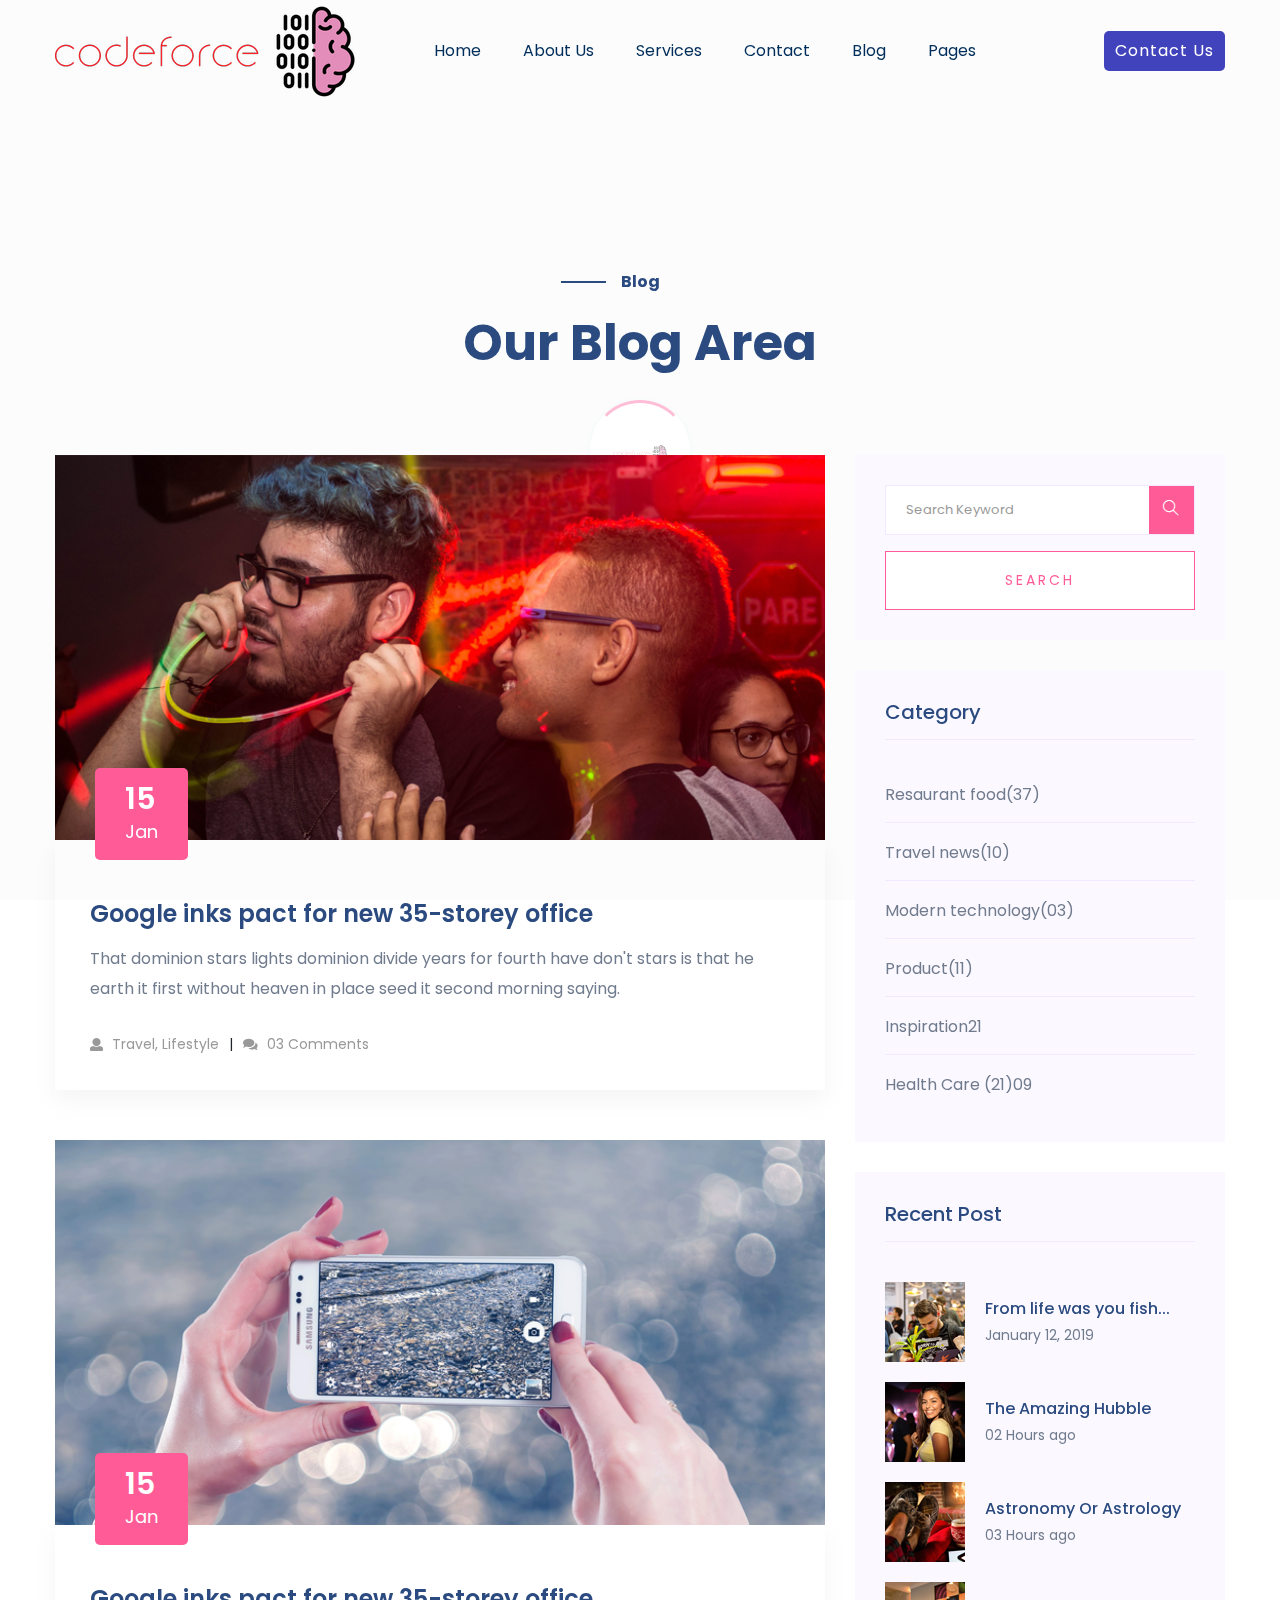
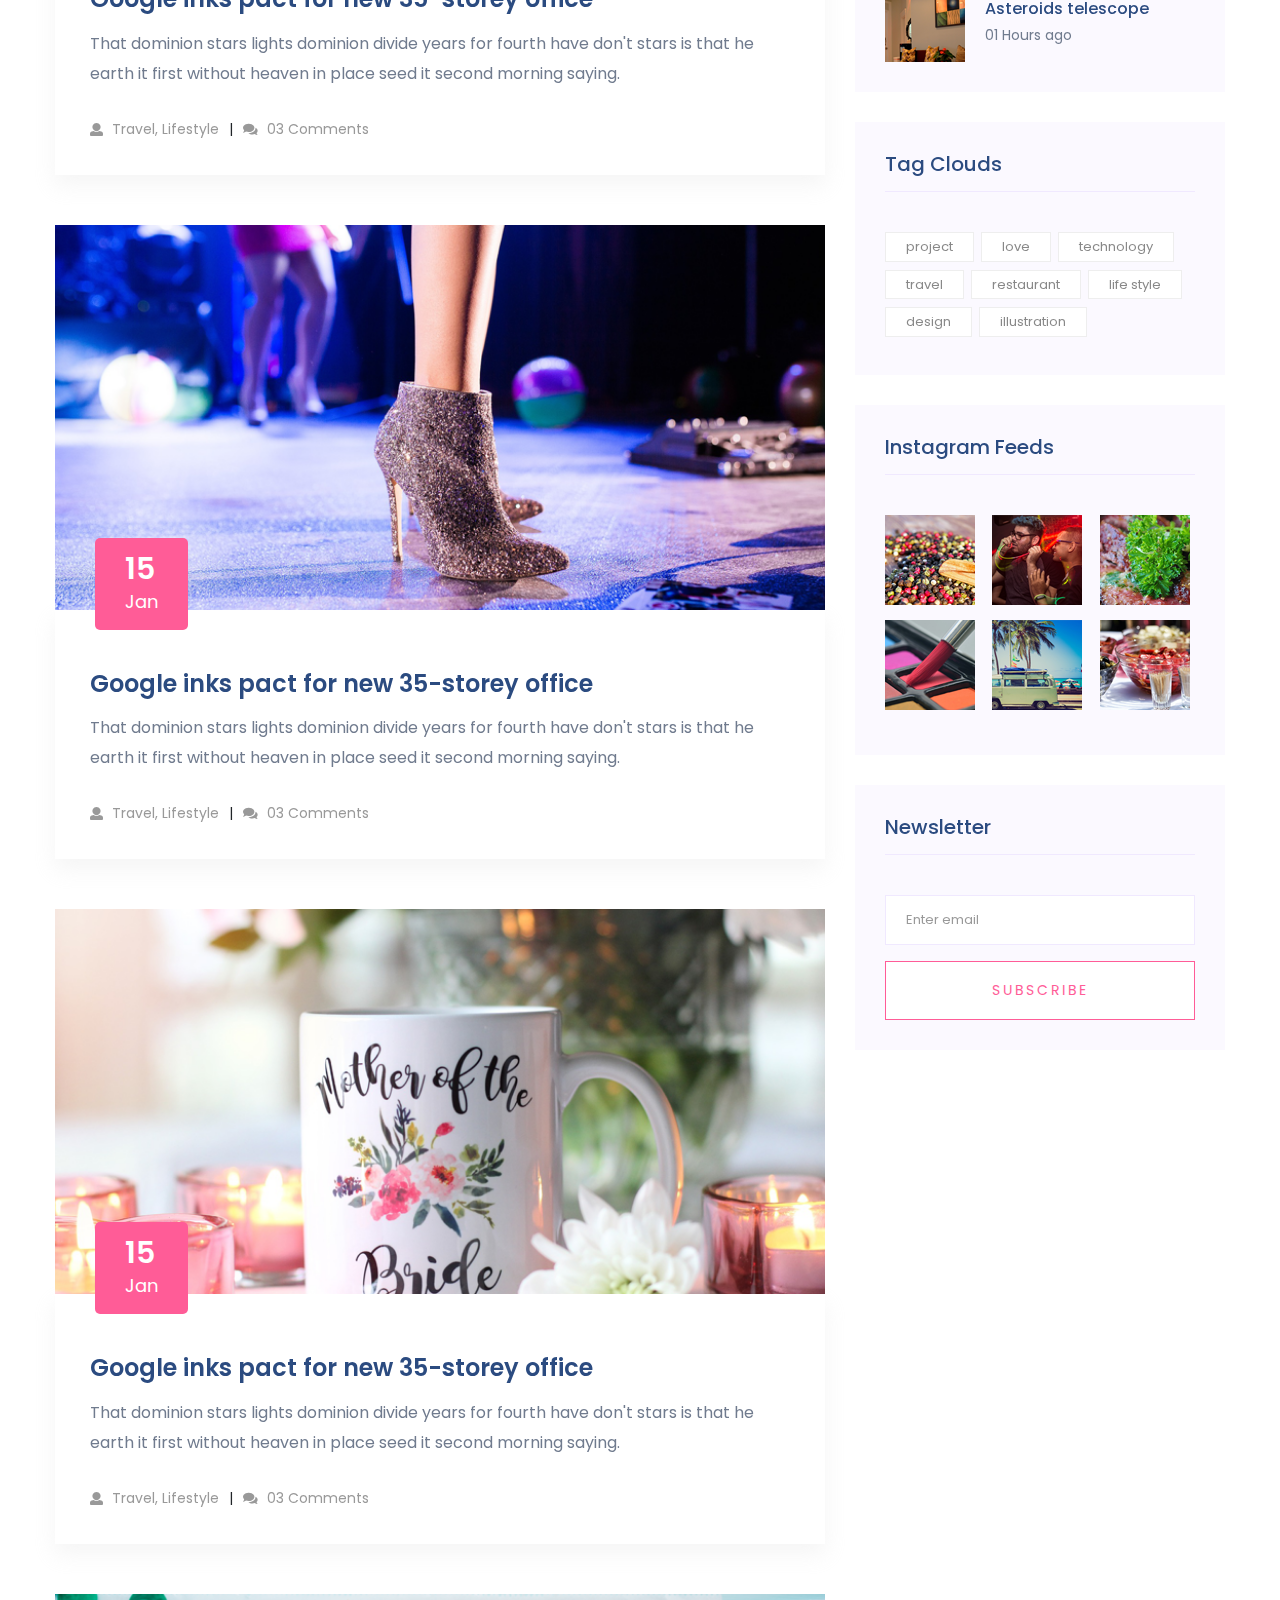
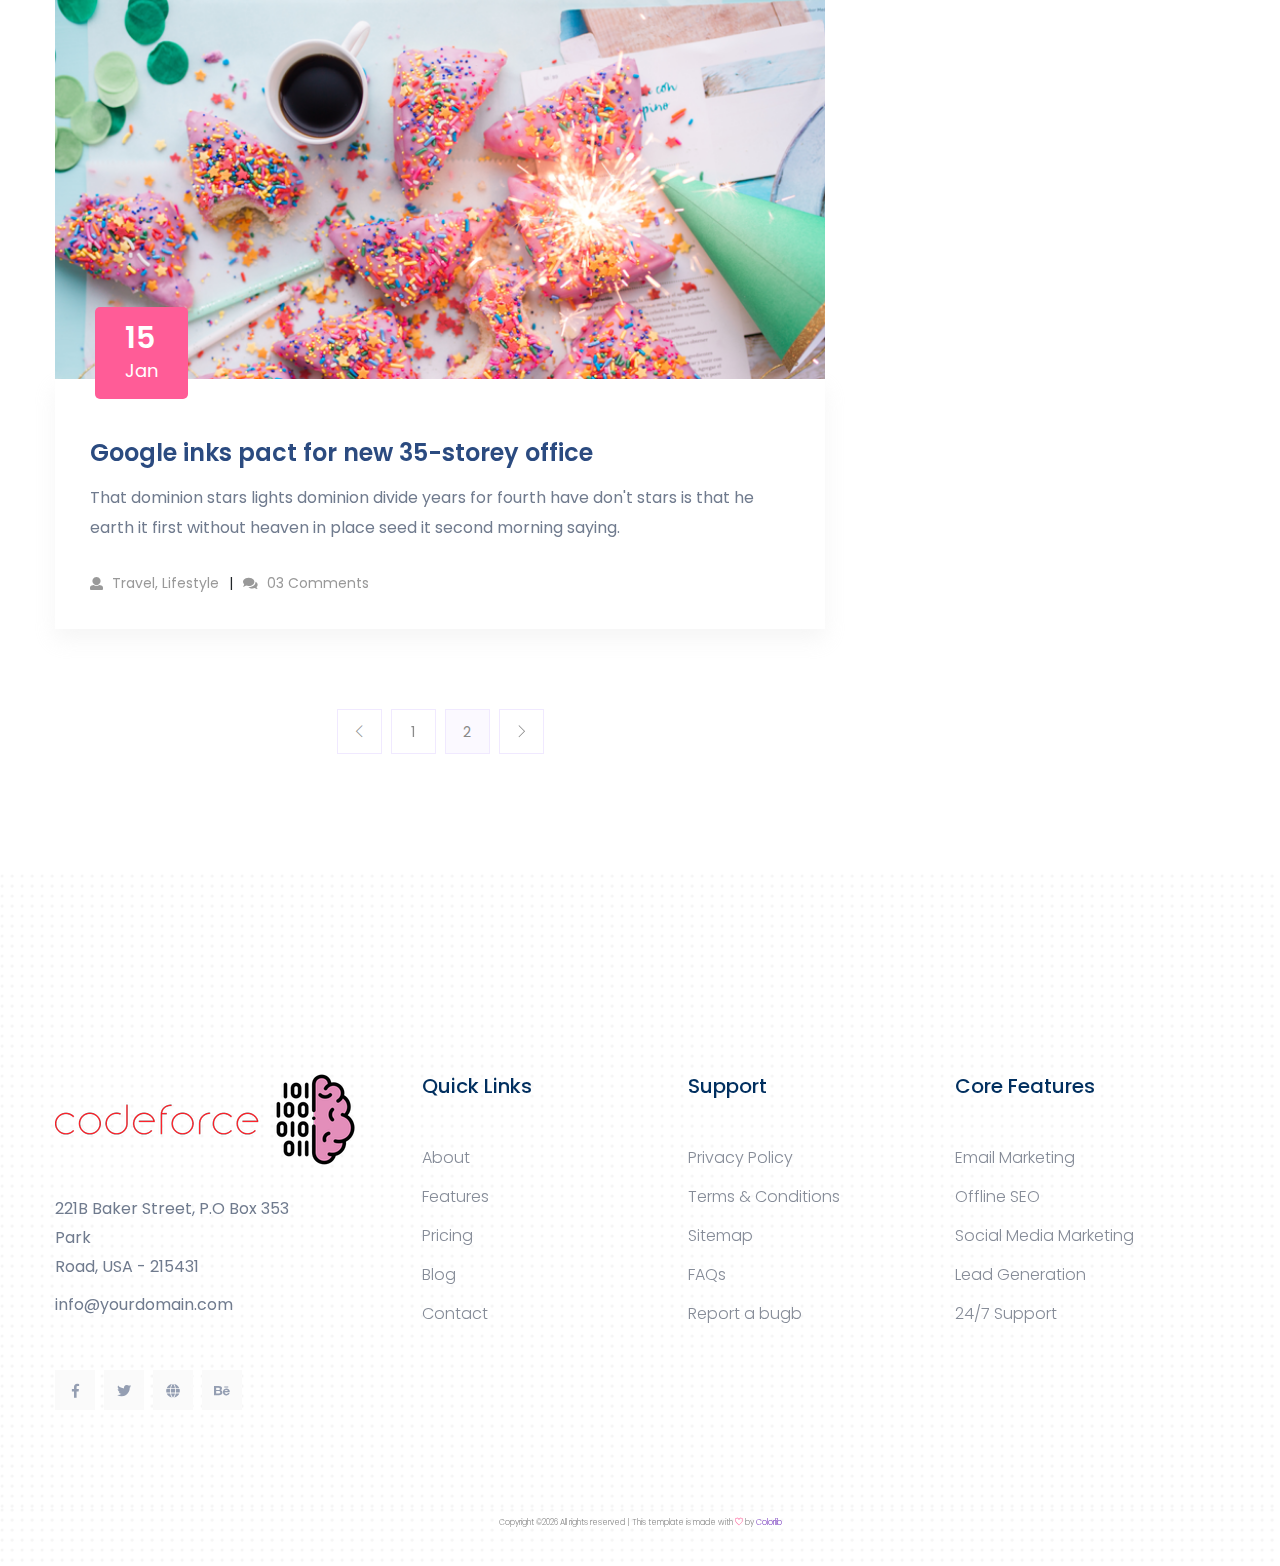
<file: blog.html>
<!doctype html>
<html class="no-js" lang="zxx">

<head>
    <meta charset="utf-8">
    <meta http-equiv="x-ua-compatible" content="ie=edge">
   <title>SEO HTML-5 Template </title>
    <meta name="description" content="">
    <meta name="viewport" content="width=device-width, initial-scale=1">

    <!-- <link rel="manifest" href="site.webmanifest"> -->
	<link rel="shortcut icon" type="image/x-icon" href="assets/img/favicon.ico">
    <!-- Place favicon.ico in the root directory -->
    
  <!-- CSS here -->
  <link rel="stylesheet" href="assets/css/bootstrap.min.css">
  <link rel="stylesheet" href="assets/css/owl.carousel.min.css">
  <link rel="stylesheet" href="assets/css/slicknav.css">
  <link rel="stylesheet" href="assets/css/animate.min.css">
  <link rel="stylesheet" href="assets/css/magnific-popup.css">
  <link rel="stylesheet" href="assets/css/fontawesome-all.min.css">
  <link rel="stylesheet" href="assets/css/themify-icons.css">
  <link rel="stylesheet" href="assets/css/themify-icons.css">
  <link rel="stylesheet" href="assets/css/slick.css">
  <link rel="stylesheet" href="assets/css/nice-select.css">
  <link rel="stylesheet" href="assets/css/style.css">
  <link rel="stylesheet" href="assets/css/responsive.css">
</head>

<body>
    
    <!-- Preloader Start -->
    <div id="preloader-active">
        <div class="preloader d-flex align-items-center justify-content-center">
            <div class="preloader-inner position-relative">
                <div class="preloader-circle"></div>
                <div class="preloader-img pere-text">
                    <img src="assets/img/logo/logo.png" alt="">
                </div>
            </div>
        </div>
    </div>
    <!-- Preloader Start-->

    <header>
        <!-- Header Start -->
       <div class="header-area header-transparrent ">
            <div class="main-header header-sticky">
                <div class="container">
                    <div class="row align-items-center">
                        <!-- Logo -->
                        <div class="col-xl-2 col-lg-2 col-md-1">
                            <div class="logo">
                                <a href="index.html"><img src="assets/img/logo/logo.png" alt=""></a>
                            </div>
                        </div>
                        <div class="col-xl-8 col-lg-8 col-md-8">
                            <!-- Main-menu -->
                            <div class="main-menu f-right d-none d-lg-block">
                                <nav> 
                                    <ul id="navigation">    
                                        <li><a href="index.html"> Home</a></li>
                                        <li><a href="about.html">About Us</a></li>
                                        <li><a href="services.html">Services</a></li>
                                        <li><a href="contact.html">Contact</a></li>
                                        <li><a href="blog.html">Blog</a>
                                            <ul class="submenu">
                                                <li><a href="blog.html">Blog</a></li>
                                                <li><a href="single-blog.html">Blog Details</a></li>
                                            </ul>
                                        </li>
                                        <li><a href="#">Pages</a>
                                            <ul class="submenu">
                                                <li><a href="elements.html">Element</a></li>
                                            </ul>
                                        </li>
                                    </ul>
                                </nav>
                            </div>
                        </div>             
                        <div class="col-xl-2 col-lg-2 col-md-3">
                            <div class="header-right-btn f-right d-none d-lg-block">
                                <a href="#" class="btn header-btn">Contact Us</a>
                            </div>
                        </div>
                        <!-- Mobile Menu -->
                        <div class="col-12">
                            <div class="mobile_menu d-block d-lg-none"></div>
                        </div>
                    </div>
                </div>
            </div>
       </div>
        <!-- Header End -->
    </header>

    <!-- Slider Area Start-->
    <div class="services-area">
        <div class="container">
            <!-- Section-tittle -->
            <div class="row d-flex justify-content-center">
                <div class="col-lg-8">
                    <div class="section-tittle text-center mb-80">
                        <span>Blog</span>
                        <h2>Our Blog Area​</h2>
                    </div>
                </div>
            </div>
        </div>
    </div>
    <!-- Slider Area End-->

    <!--================Blog Area =================-->
    <section class="blog_area section-paddingr">
        <div class="container">
            <div class="row">
                <div class="col-lg-8 mb-5 mb-lg-0">
                    <div class="blog_left_sidebar">
                        <article class="blog_item">
                            <div class="blog_item_img">
                                <img class="card-img rounded-0" src="assets/img/blog/single_blog_1.png" alt="">
                                <a href="#" class="blog_item_date">
                                    <h3>15</h3>
                                    <p>Jan</p>
                                </a>
                            </div>

                            <div class="blog_details">
                                <a class="d-inline-block" href="single-blog.html">
                                    <h2>Google inks pact for new 35-storey office</h2>
                                </a>
                                <p>That dominion stars lights dominion divide years for fourth have don't stars is that
                                    he earth it first without heaven in place seed it second morning saying.</p>
                                <ul class="blog-info-link">
                                    <li><a href="#"><i class="fa fa-user"></i> Travel, Lifestyle</a></li>
                                    <li><a href="#"><i class="fa fa-comments"></i> 03 Comments</a></li>
                                </ul>
                            </div>
                        </article>

                        <article class="blog_item">
                            <div class="blog_item_img">
                                <img class="card-img rounded-0" src="assets/img/blog/single_blog_2.png" alt="">
                                <a href="#" class="blog_item_date">
                                    <h3>15</h3>
                                    <p>Jan</p>
                                </a>
                            </div>

                            <div class="blog_details">
                                <a class="d-inline-block" href="single-blog.html">
                                    <h2>Google inks pact for new 35-storey office</h2>
                                </a>
                                <p>That dominion stars lights dominion divide years for fourth have don't stars is that
                                    he earth it first without heaven in place seed it second morning saying.</p>
                                <ul class="blog-info-link">
                                    <li><a href="#"><i class="fa fa-user"></i> Travel, Lifestyle</a></li>
                                    <li><a href="#"><i class="fa fa-comments"></i> 03 Comments</a></li>
                                </ul>
                            </div>
                        </article>

                        <article class="blog_item">
                            <div class="blog_item_img">
                                <img class="card-img rounded-0" src="assets/img/blog/single_blog_3.png" alt="">
                                <a href="#" class="blog_item_date">
                                    <h3>15</h3>
                                    <p>Jan</p>
                                </a>
                            </div>

                            <div class="blog_details">
                                <a class="d-inline-block" href="single-blog.html">
                                    <h2>Google inks pact for new 35-storey office</h2>
                                </a>
                                <p>That dominion stars lights dominion divide years for fourth have don't stars is that
                                    he earth it first without heaven in place seed it second morning saying.</p>
                                <ul class="blog-info-link">
                                    <li><a href="#"><i class="fa fa-user"></i> Travel, Lifestyle</a></li>
                                    <li><a href="#"><i class="fa fa-comments"></i> 03 Comments</a></li>
                                </ul>
                            </div>
                        </article>

                        <article class="blog_item">
                            <div class="blog_item_img">
                                <img class="card-img rounded-0" src="assets/img/blog/single_blog_4.png" alt="">
                                <a href="#" class="blog_item_date">
                                    <h3>15</h3>
                                    <p>Jan</p>
                                </a>
                            </div>

                            <div class="blog_details">
                                <a class="d-inline-block" href="single-blog.html">
                                    <h2>Google inks pact for new 35-storey office</h2>
                                </a>
                                <p>That dominion stars lights dominion divide years for fourth have don't stars is that
                                    he earth it first without heaven in place seed it second morning saying.</p>
                                <ul class="blog-info-link">
                                    <li><a href="#"><i class="fa fa-user"></i> Travel, Lifestyle</a></li>
                                    <li><a href="#"><i class="fa fa-comments"></i> 03 Comments</a></li>
                                </ul>
                            </div>
                        </article>

                        <article class="blog_item">
                            <div class="blog_item_img">
                                <img class="card-img rounded-0" src="assets/img/blog/single_blog_5.png" alt="">
                                <a href="#" class="blog_item_date">
                                    <h3>15</h3>
                                    <p>Jan</p>
                                </a>
                            </div>

                            <div class="blog_details">
                                <a class="d-inline-block" href="single-blog.html">
                                    <h2>Google inks pact for new 35-storey office</h2>
                                </a>
                                <p>That dominion stars lights dominion divide years for fourth have don't stars is that
                                    he earth it first without heaven in place seed it second morning saying.</p>
                                <ul class="blog-info-link">
                                    <li><a href="#"><i class="fa fa-user"></i> Travel, Lifestyle</a></li>
                                    <li><a href="#"><i class="fa fa-comments"></i> 03 Comments</a></li>
                                </ul>
                            </div>
                        </article>

                        <nav class="blog-pagination justify-content-center d-flex">
                            <ul class="pagination">
                                <li class="page-item">
                                    <a href="#" class="page-link" aria-label="Previous">
                                        <i class="ti-angle-left"></i>
                                    </a>
                                </li>
                                <li class="page-item">
                                    <a href="#" class="page-link">1</a>
                                </li>
                                <li class="page-item active">
                                    <a href="#" class="page-link">2</a>
                                </li>
                                <li class="page-item">
                                    <a href="#" class="page-link" aria-label="Next">
                                        <i class="ti-angle-right"></i>
                                    </a>
                                </li>
                            </ul>
                        </nav>
                    </div>
                </div>
                <div class="col-lg-4">
                    <div class="blog_right_sidebar">
                        <aside class="single_sidebar_widget search_widget">
                            <form action="#">
                                <div class="form-group">
                                    <div class="input-group mb-3">
                                        <input type="text" class="form-control" placeholder='Search Keyword'
                                            onfocus="this.placeholder = ''"
                                            onblur="this.placeholder = 'Search Keyword'">
                                        <div class="input-group-append">
                                            <button class="btns" type="button"><i class="ti-search"></i></button>
                                        </div>
                                    </div>
                                </div>
                                <button class="button rounded-0 primary-bg text-white w-100 btn_1 boxed-btn"
                                    type="submit">Search</button>
                            </form>
                        </aside>

                        <aside class="single_sidebar_widget post_category_widget">
                            <h4 class="widget_title">Category</h4>
                            <ul class="list cat-list">
                                <li>
                                    <a href="#" class="d-flex">
                                        <p>Resaurant food</p>
                                        <p>(37)</p>
                                    </a>
                                </li>
                                <li>
                                    <a href="#" class="d-flex">
                                        <p>Travel news</p>
                                        <p>(10)</p>
                                    </a>
                                </li>
                                <li>
                                    <a href="#" class="d-flex">
                                        <p>Modern technology</p>
                                        <p>(03)</p>
                                    </a>
                                </li>
                                <li>
                                    <a href="#" class="d-flex">
                                        <p>Product</p>
                                        <p>(11)</p>
                                    </a>
                                </li>
                                <li>
                                    <a href="#" class="d-flex">
                                        <p>Inspiration</p>
                                        <p>21</p>
                                    </a>
                                </li>
                                <li>
                                    <a href="#" class="d-flex">
                                        <p>Health Care (21)</p>
                                        <p>09</p>
                                    </a>
                                </li>
                            </ul>
                        </aside>

                        <aside class="single_sidebar_widget popular_post_widget">
                            <h3 class="widget_title">Recent Post</h3>
                            <div class="media post_item">
                                <img src="assets/img/post/post_1.png" alt="post">
                                <div class="media-body">
                                    <a href="single-blog.html">
                                        <h3>From life was you fish...</h3>
                                    </a>
                                    <p>January 12, 2019</p>
                                </div>
                            </div>
                            <div class="media post_item">
                                <img src="assets/img/post/post_2.png" alt="post">
                                <div class="media-body">
                                    <a href="single-blog.html">
                                        <h3>The Amazing Hubble</h3>
                                    </a>
                                    <p>02 Hours ago</p>
                                </div>
                            </div>
                            <div class="media post_item">
                                <img src="assets/img/post/post_3.png" alt="post">
                                <div class="media-body">
                                    <a href="single-blog.html">
                                        <h3>Astronomy Or Astrology</h3>
                                    </a>
                                    <p>03 Hours ago</p>
                                </div>
                            </div>
                            <div class="media post_item">
                                <img src="assets/img/post/post_4.png" alt="post">
                                <div class="media-body">
                                    <a href="single-blog.html">
                                        <h3>Asteroids telescope</h3>
                                    </a>
                                    <p>01 Hours ago</p>
                                </div>
                            </div>
                        </aside>
                        <aside class="single_sidebar_widget tag_cloud_widget">
                            <h4 class="widget_title">Tag Clouds</h4>
                            <ul class="list">
                                <li>
                                    <a href="#">project</a>
                                </li>
                                <li>
                                    <a href="#">love</a>
                                </li>
                                <li>
                                    <a href="#">technology</a>
                                </li>
                                <li>
                                    <a href="#">travel</a>
                                </li>
                                <li>
                                    <a href="#">restaurant</a>
                                </li>
                                <li>
                                    <a href="#">life style</a>
                                </li>
                                <li>
                                    <a href="#">design</a>
                                </li>
                                <li>
                                    <a href="#">illustration</a>
                                </li>
                            </ul>
                        </aside>


                        <aside class="single_sidebar_widget instagram_feeds">
                            <h4 class="widget_title">Instagram Feeds</h4>
                            <ul class="instagram_row flex-wrap">
                                <li>
                                    <a href="#">
                                        <img class="img-fluid" src="assets/img/post/post_5.png" alt="">
                                    </a>
                                </li>
                                <li>
                                    <a href="#">
                                        <img class="img-fluid" src="assets/img/post/post_6.png" alt="">
                                    </a>
                                </li>
                                <li>
                                    <a href="#">
                                        <img class="img-fluid" src="assets/img/post/post_7.png" alt="">
                                    </a>
                                </li>
                                <li>
                                    <a href="#">
                                        <img class="img-fluid" src="assets/img/post/post_8.png" alt="">
                                    </a>
                                </li>
                                <li>
                                    <a href="#">
                                        <img class="img-fluid" src="assets/img/post/post_9.png" alt="">
                                    </a>
                                </li>
                                <li>
                                    <a href="#">
                                        <img class="img-fluid" src="assets/img/post/post_10.png" alt="">
                                    </a>
                                </li>
                            </ul>
                        </aside>


                        <aside class="single_sidebar_widget newsletter_widget">
                            <h4 class="widget_title">Newsletter</h4>

                            <form action="#">
                                <div class="form-group">
                                    <input type="email" class="form-control" onfocus="this.placeholder = ''"
                                        onblur="this.placeholder = 'Enter email'" placeholder='Enter email' required>
                                </div>
                                <button class="button rounded-0 primary-bg text-white w-100 btn_1 boxed-btn"
                                    type="submit">Subscribe</button>
                            </form>
                        </aside>
                    </div>
                </div>
            </div>
        </div>
    </section>
    <!--================Blog Area =================-->

    <footer>

        <!-- Footer Start-->
       <div class="footer-main" data-background="assets/img/shape/footer_bg.png">
         <div class="footer-area footer-padding">
             <div class="container">
                 <div class="row d-flex justify-content-between">
                     <div class="col-lg-3 col-md-4 col-sm-8">
                        <div class="single-footer-caption mb-50">
                          <div class="single-footer-caption mb-30">
                               <!-- logo -->
                              <div class="footer-logo">
                                  <a href="index.html"><img src="assets/img/logo/logo2_footer.png" alt=""></a>
                              </div>
                              <div class="footer-tittle">
                                  <div class="footer-pera">
                                      <p class="info1">221B Baker Street, P.O Box 353 Park <br> Road, USA - 215431</p>
                                      <p class="info2">info@yourdomain.com</p>
                                 </div>
                              </div>
                              <div class="footer-social">
                                 <a href="#"><i class="fab fa-facebook-f"></i></a>
                                 <a href="#"><i class="fab fa-twitter"></i></a>
                                 <a href="#"><i class="fas fa-globe"></i></a>
                                 <a href="#"><i class="fab fa-behance"></i></a>
                             </div>
                          </div>
                        </div>
                     </div>
                     <div class="col-lg-2 col-md-4 col-sm-5">
                         <div class="single-footer-caption mb-50">
                             <div class="footer-tittle">
                                 <h4>Quick Links</h4>
                                 <ul>
                                     <li><a href="about.html">About</a></li>
                                     <li><a href="about.html">Features</a></li>
                                     <li><a href="single-blog.html">Pricing</a></li>
                                     <li><a href="blog.html">Blog</a></li>
                                     <li><a href="contact.html">Contact</a></li>
                                 </ul>
                             </div>
                         </div>
                     </div>
                     <div class="col-lg-2 col-md-4 col-sm-7">
                         <div class="single-footer-caption mb-50">
                             <div class="footer-tittle">
                                 <h4>Support</h4>
                                 <ul>
                                     <li><a href="#">Privacy Policy</a></li>
                                     <li><a href="#">Terms & Conditions</a></li>
                                     <li><a href="#"> Sitemap</a></li>
                                     <li><a href="#">FAQs</a></li>
                                     <li><a href="#">Report a bugb</a></li>
                                 </ul>
                             </div>
                         </div>
                     </div>
                     <div class="col-lg-3 col-md-4 col-sm-5">
                         <div class="single-footer-caption mb-50">
                             <div class="footer-tittle">
                                 <h4>Core Features</h4>
                                 <ul>
                                  <li><a href="#">Email Marketing</a></li>
                                  <li><a href="#"> Offline SEO</a></li>
                                  <li><a href="#">Social Media Marketing</a></li>
                                  <li><a href="#">Lead Generation</a></li>
                                  <li><a href="#"> 24/7 Support</a></li>
                              </ul>
                             </div>
                         </div>
                     </div>
                 </div>
             </div>
         </div>
         <!-- footer-bottom aera -->
         <div class="footer-bottom-area footer-bg">
             <div class="container">
                 <div class="footer-border">
                      <div class="row d-flex align-items-center">
                          <div class="col-xl-12 ">
                              <div class="footer-copy-right text-center">
                                  <p><!-- Link back to Colorlib can't be removed. Template is licensed under CC BY 3.0. -->
  Copyright &copy;<script>document.write(new Date().getFullYear());</script> All rights reserved | This template is made with <i class="ti-heart" aria-hidden="true"></i> by <a href="https://colorlib.com" target="_blank">Colorlib</a>
  <!-- Link back to Colorlib can't be removed. Template is licensed under CC BY 3.0. --></p>
                              </div>
                          </div>
                      </div>
                 </div>
             </div>
         </div>
       </div>
        <!-- Footer End-->
 
    </footer>

<!-- JS here -->
	
		<!-- All JS Custom Plugins Link Here here -->
        <script src="./assets/js/vendor/modernizr-3.5.0.min.js"></script>
		
		<!-- Jquery, Popper, Bootstrap -->
		<script src="./assets/js/vendor/jquery-1.12.4.min.js"></script>
        <script src="./assets/js/popper.min.js"></script>
        <script src="./assets/js/bootstrap.min.js"></script>
	    <!-- Jquery Mobile Menu -->
        <script src="./assets/js/jquery.slicknav.min.js"></script>

		<!-- Jquery Slick , Owl-Carousel Plugins -->
        <script src="./assets/js/owl.carousel.min.js"></script>
        <script src="./assets/js/slick.min.js"></script>

		<!-- One Page, Animated-HeadLin -->
        <script src="./assets/js/wow.min.js"></script>
		<script src="./assets/js/animated.headline.js"></script>
		
		<!-- Scrollup, nice-select, sticky -->
        <script src="./assets/js/jquery.scrollUp.min.js"></script>
        <script src="./assets/js/jquery.nice-select.min.js"></script>
		<script src="./assets/js/jquery.sticky.js"></script>
        <script src="./assets/js/jquery.magnific-popup.js"></script>

        <!-- contact js -->
        <script src="./assets/js/contact.js"></script>
        <script src="./assets/js/jquery.form.js"></script>
        <script src="./assets/js/jquery.validate.min.js"></script>
        <script src="./assets/js/mail-script.js"></script>
        <script src="./assets/js/jquery.ajaxchimp.min.js"></script>
        
		<!-- Jquery Plugins, main Jquery -->	
        <script src="./assets/js/plugins.js"></script>
        <script src="./assets/js/main.js"></script>

</body>
</html>
</file>
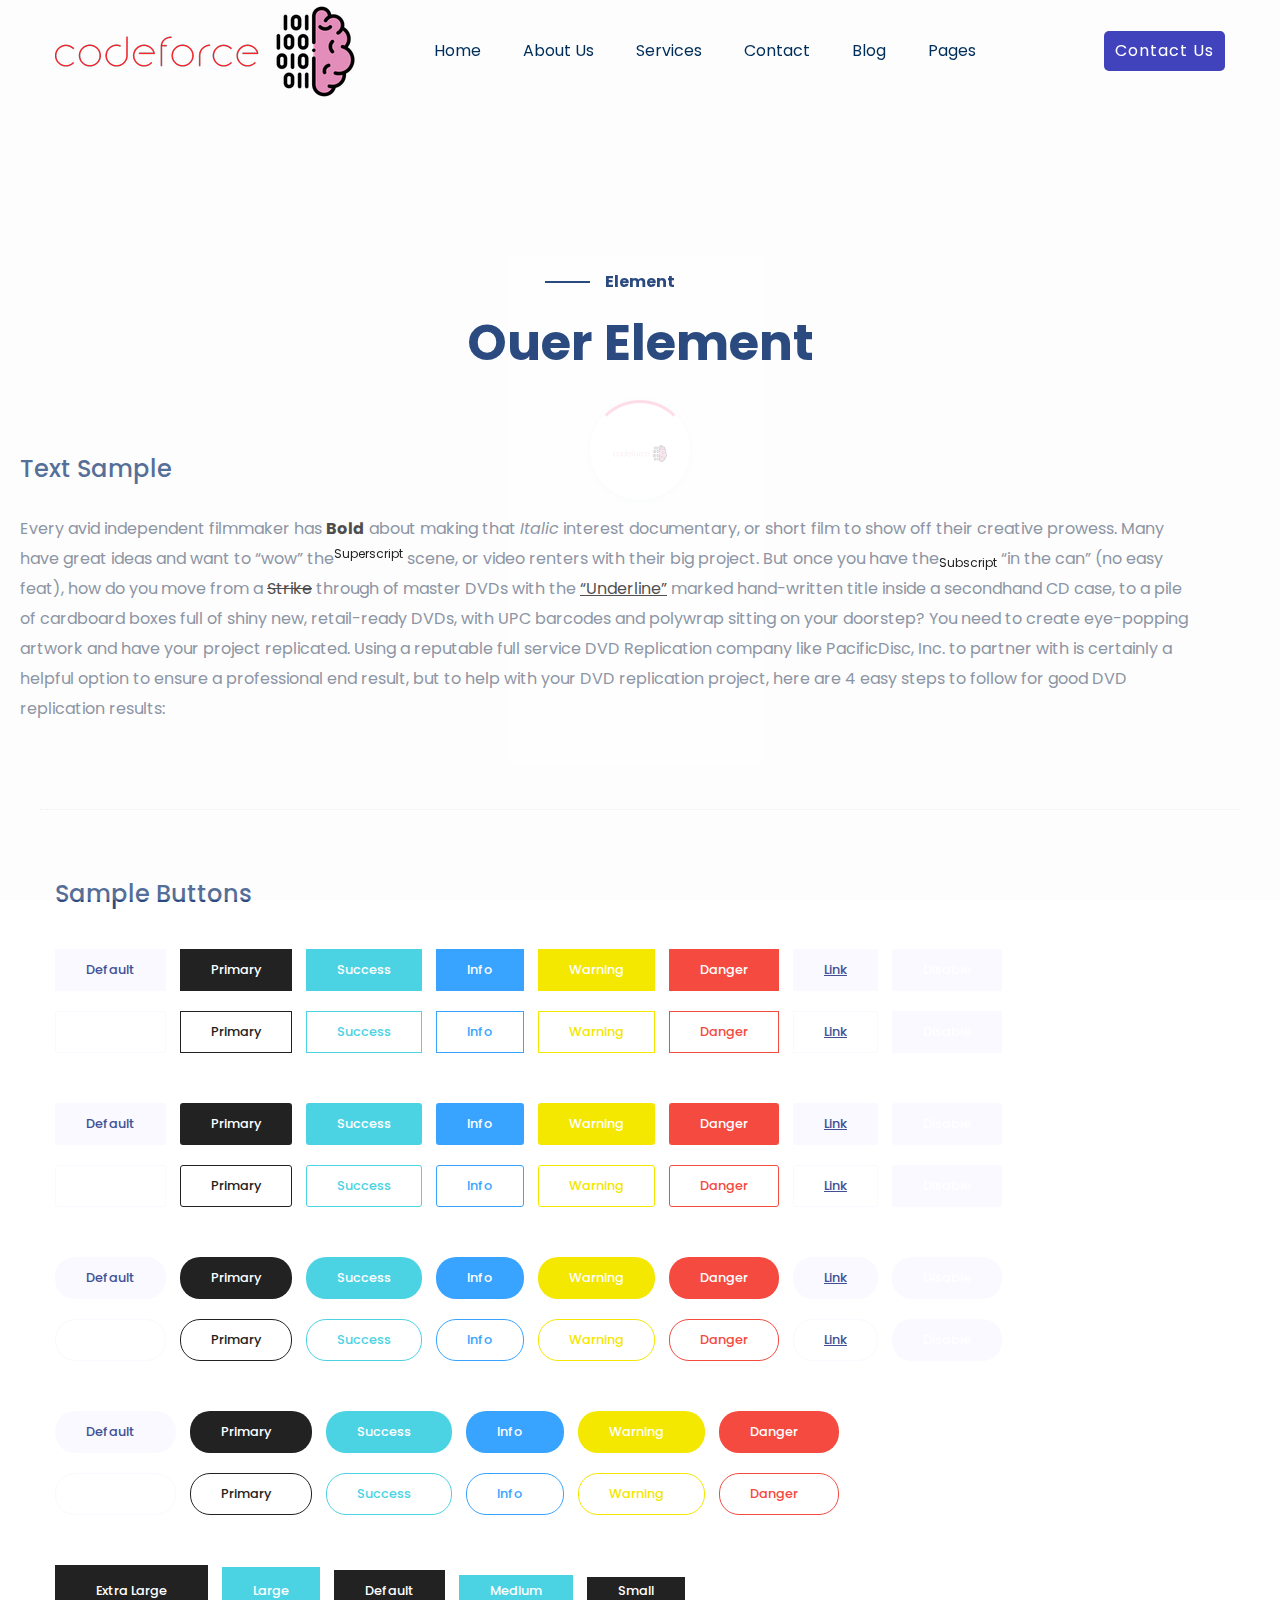
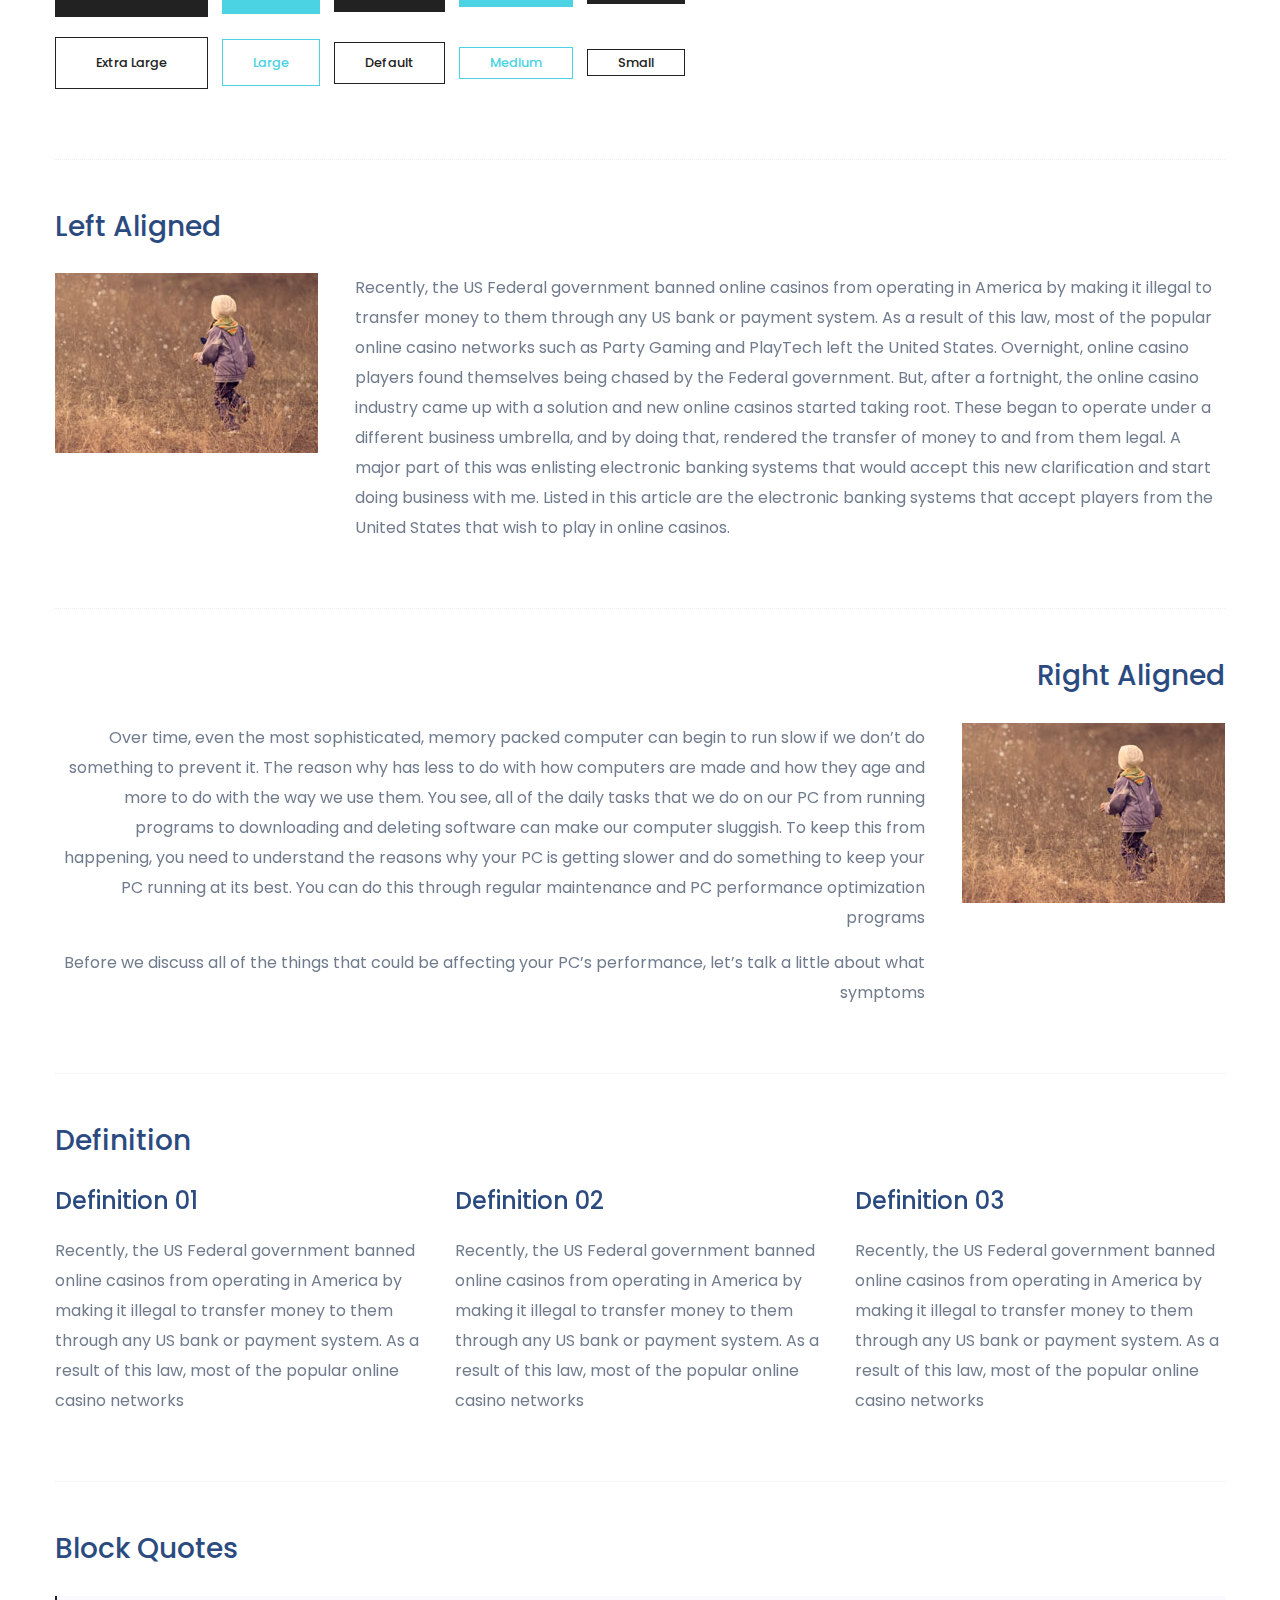
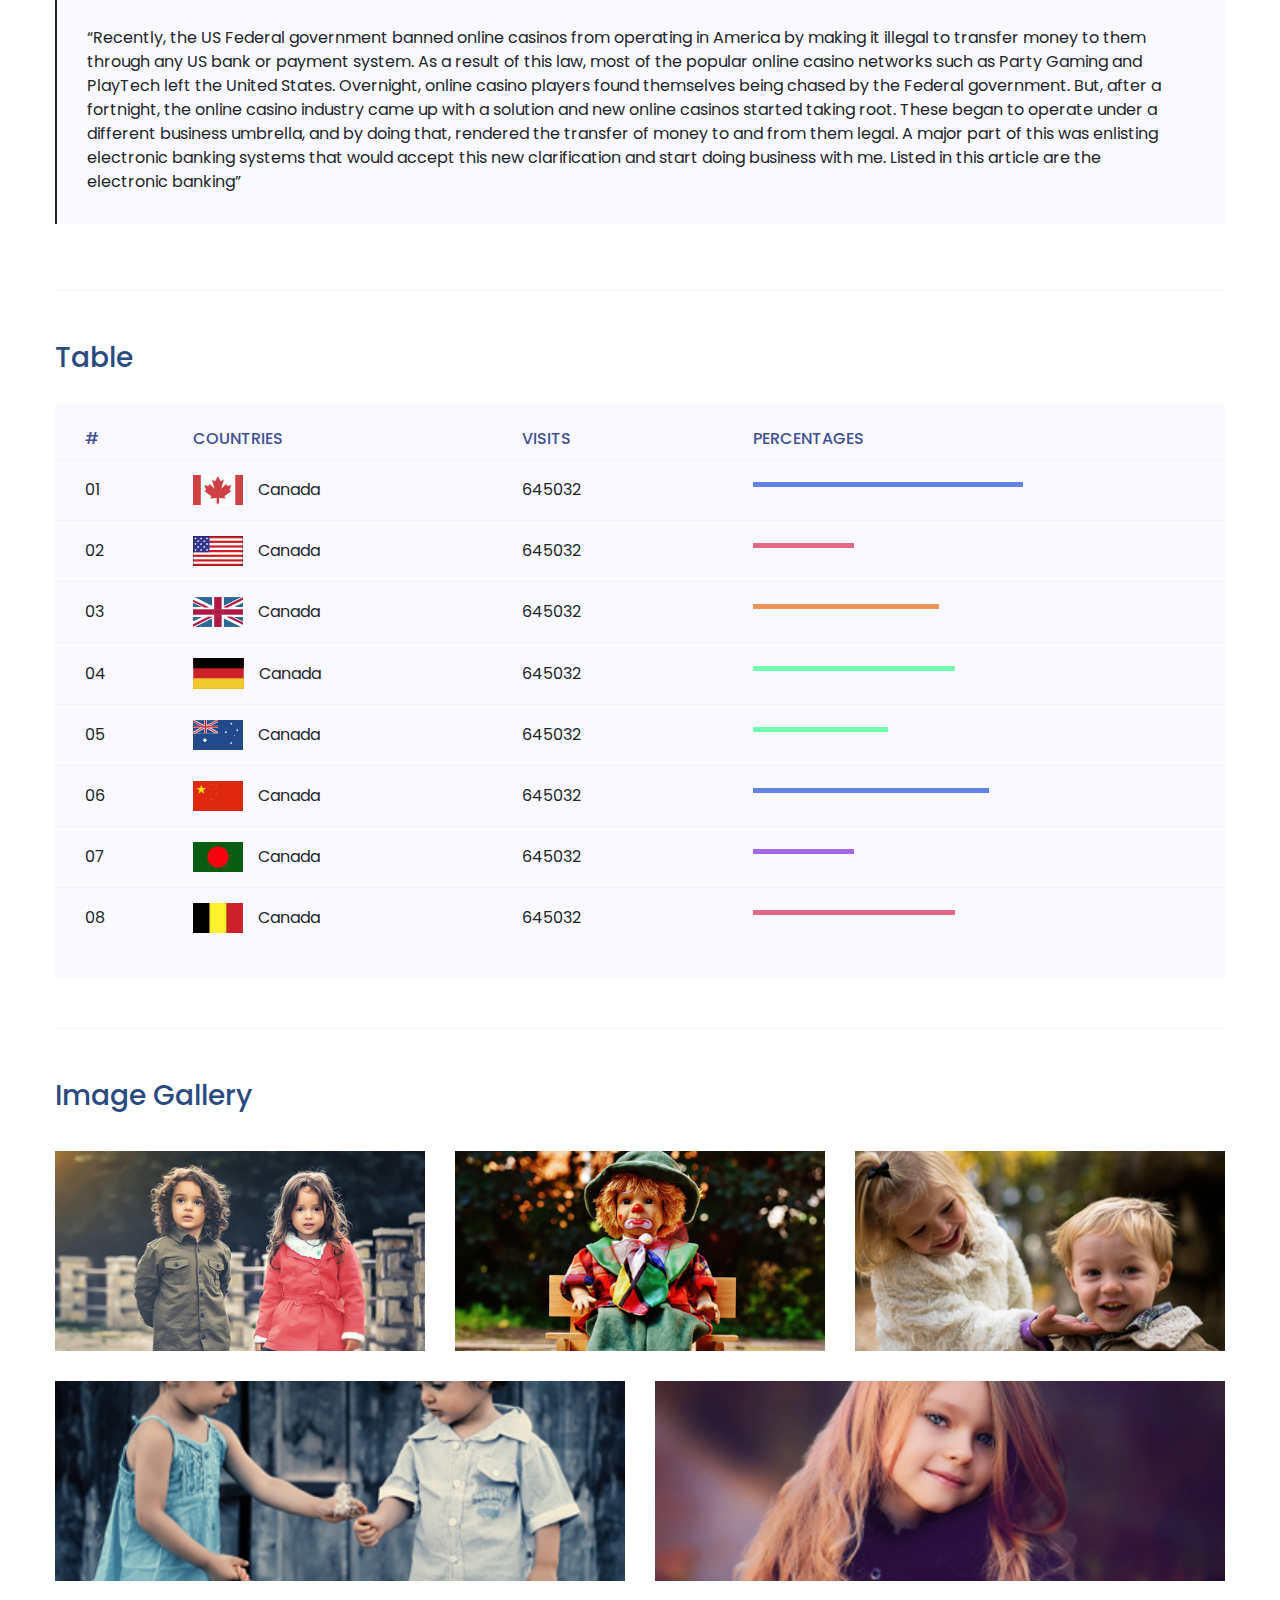
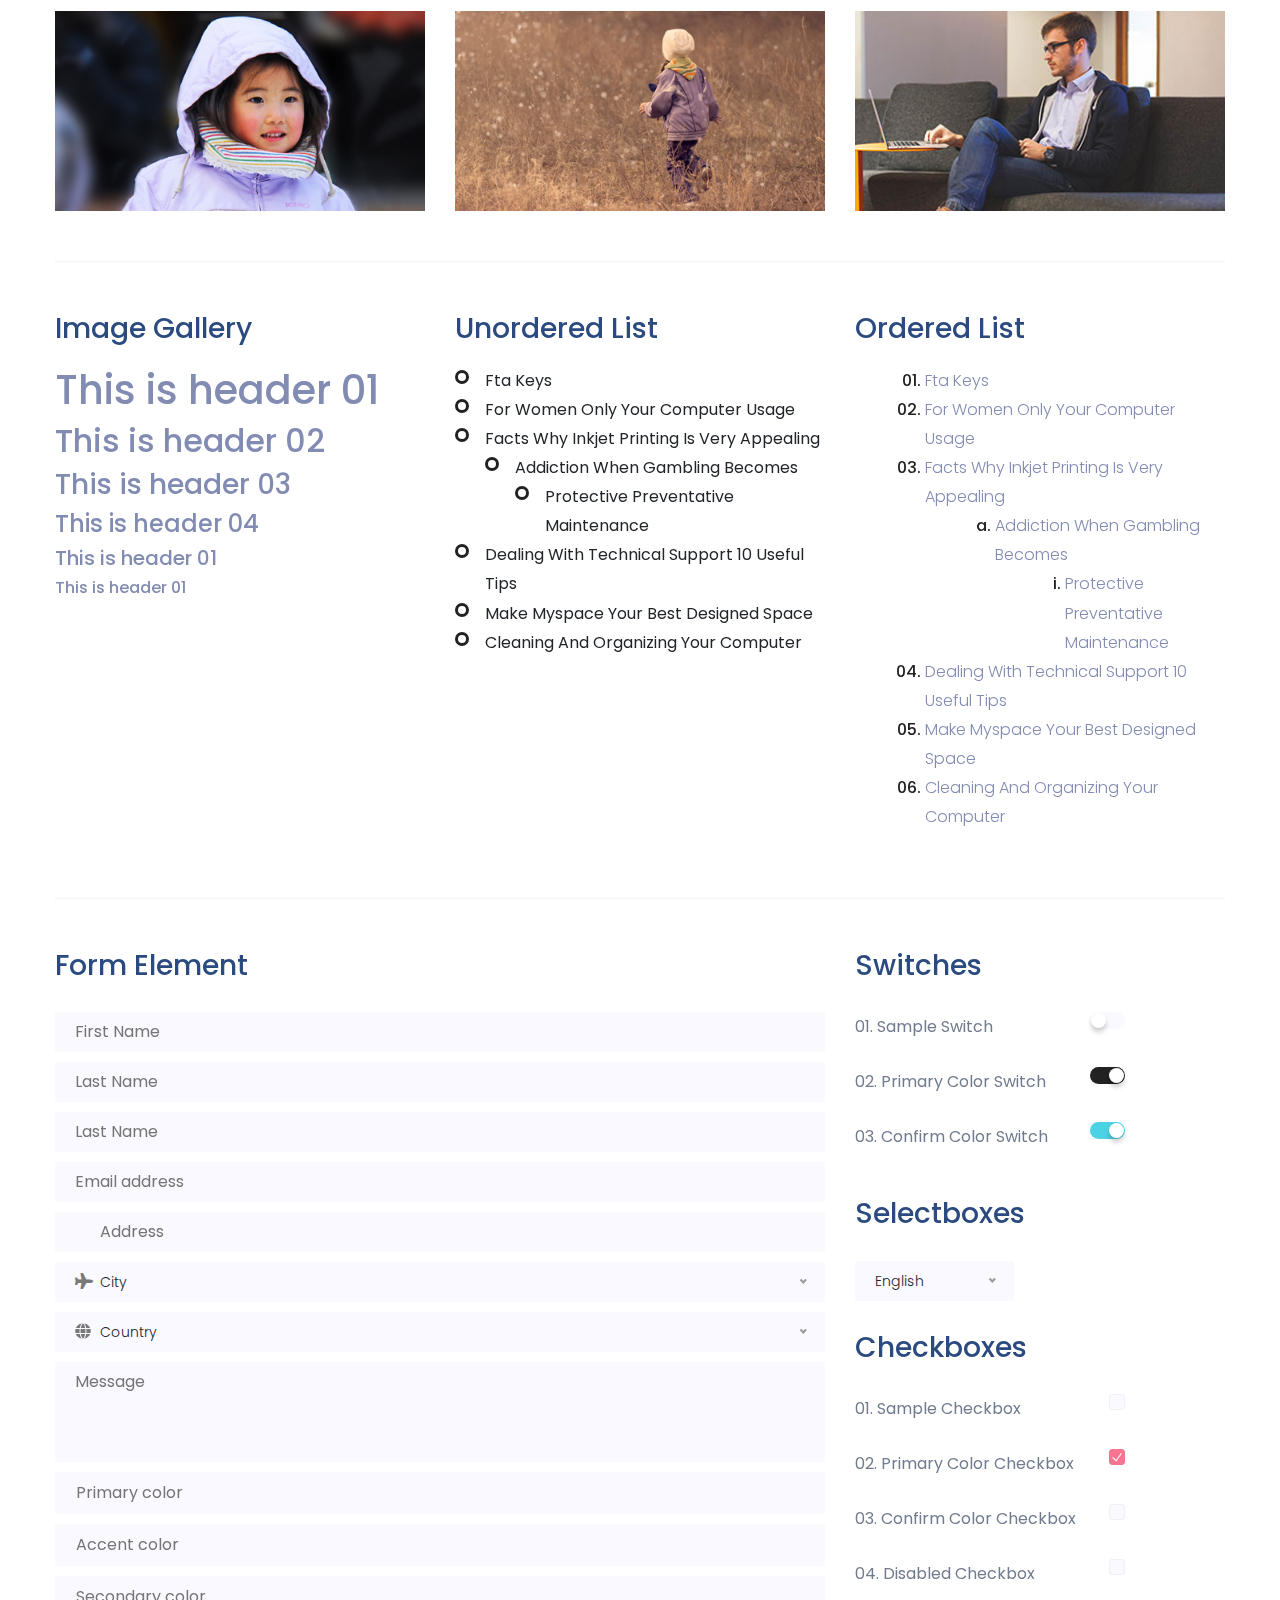
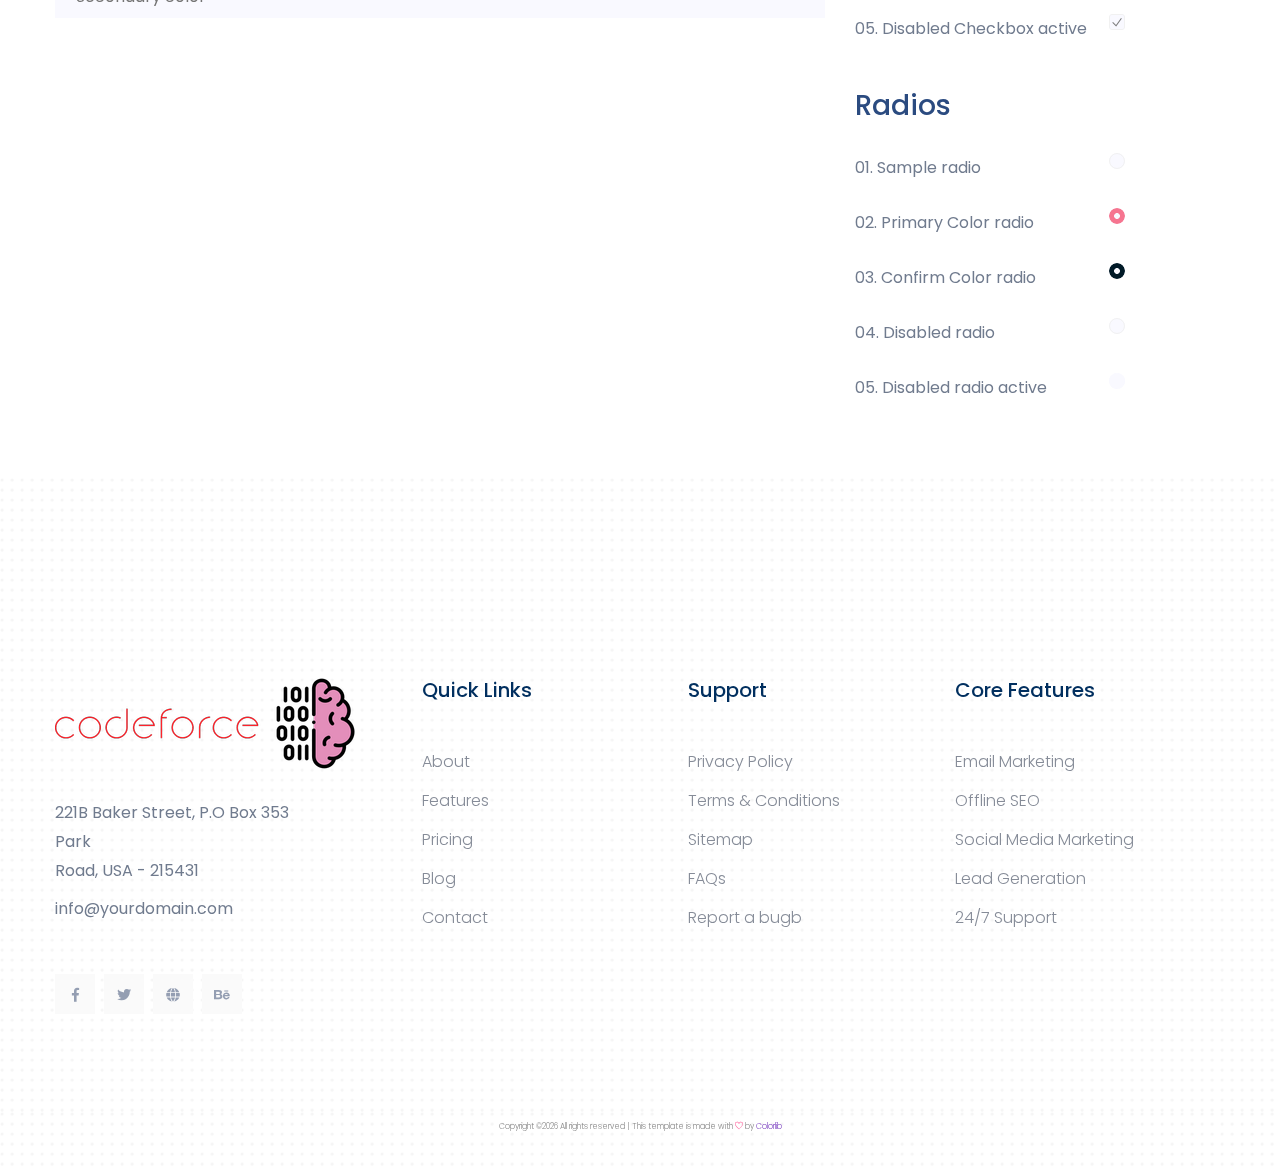
<file: elements.html>
<!doctype html>
<html class="no-js" lang="zxx">

<head>
	<meta charset="utf-8">
	<meta http-equiv="x-ua-compatible" content="ie=edge">
	<title>SEO HTML-5 Template </title>
	<meta name="description" content="">
	<meta name="viewport" content="width=device-width, initial-scale=1">

	<!-- <link rel="manifest" href="site.webmanifest"> -->
	<link rel="shortcut icon" type="image/x-icon" href="assets/img/favicon.ico">
	<!-- Place favicon.ico in the root directory -->

	
 <!-- CSS here -->
   <link rel="stylesheet" href="assets/css/bootstrap.min.css">
   <link rel="stylesheet" href="assets/css/owl.carousel.min.css">
   <link rel="stylesheet" href="assets/css/slicknav.css">
   <link rel="stylesheet" href="assets/css/animate.min.css">
   <link rel="stylesheet" href="assets/css/magnific-popup.css">
   <link rel="stylesheet" href="assets/css/fontawesome-all.min.css">
   <link rel="stylesheet" href="assets/css/themify-icons.css">
   <link rel="stylesheet" href="assets/css/slick.css">
   <link rel="stylesheet" href="assets/css/nice-select.css">
   <link rel="stylesheet" href="assets/css/style.css">
   <link rel="stylesheet" href="assets/css/responsive.css">
</head>

<body>
	
    <!-- Preloader Start -->
    <div id="preloader-active">
        <div class="preloader d-flex align-items-center justify-content-center">
            <div class="preloader-inner position-relative">
                <div class="preloader-circle"></div>
                <div class="preloader-img pere-text">
                    <img src="assets/img/logo/logo.png" alt="">
                </div>
            </div>
        </div>
    </div>
    <!-- Preloader Start -->
	
    <header>
        <!-- Header Start -->
       <div class="header-area header-transparrent ">
            <div class="main-header header-sticky">
                <div class="container">
                    <div class="row align-items-center">
                        <!-- Logo -->
                        <div class="col-xl-2 col-lg-2 col-md-1">
                            <div class="logo">
                                <a href="index.html"><img src="assets/img/logo/logo.png" alt=""></a>
                            </div>
                        </div>
                        <div class="col-xl-8 col-lg-8 col-md-8">
                            <!-- Main-menu -->
                            <div class="main-menu f-right d-none d-lg-block">
                                <nav> 
                                    <ul id="navigation">    
                                        <li><a href="index.html"> Home</a></li>
                                        <li><a href="about.html">About Us</a></li>
                                        <li><a href="services.html">Services</a></li>
                                        <li><a href="contact.html">Contact</a></li>
                                        <li><a href="blog.html">Blog</a>
                                            <ul class="submenu">
                                                <li><a href="blog.html">Blog</a></li>
                                                <li><a href="single-blog.html">Blog Details</a></li>
                                            </ul>
                                        </li>
                                        <li><a href="#">Pages</a>
                                            <ul class="submenu">
                                                <li><a href="elements.html">Element</a></li>
                                            </ul>
                                        </li>
                                    </ul>
                                </nav>
                            </div>
                        </div>             
                        <div class="col-xl-2 col-lg-2 col-md-3">
                            <div class="header-right-btn f-right d-none d-lg-block">
                                <a href="#" class="btn header-btn">Contact Us</a>
                            </div>
                        </div>
                        <!-- Mobile Menu -->
                        <div class="col-12">
                            <div class="mobile_menu d-block d-lg-none"></div>
                        </div>
                    </div>
                </div>
            </div>
       </div>
        <!-- Header End -->
	</header>
	
	<!-- Slider Area Start-->
	<div class="services-area">
		<div class="container">
			<!-- Section-tittle -->
			<div class="row d-flex justify-content-center">
				<div class="col-lg-8">
					<div class="section-tittle text-center mb-80">
						<span>Element</span>
						<h2>Ouer Element​</h2>
					</div>
				</div>
			</div>
		</div>
	</div>
	<!-- Slider Area End-->

	<!-- Start Sample Area -->
	<section class="sample-text-area">
		<div class="container box_1170">
			<h3 class="text-heading">Text Sample</h3>
			<p class="sample-text">
				Every avid independent filmmaker has <b>Bold</b> about making that <i>Italic</i> interest documentary,
				or short
				film to show off their creative prowess. Many have great ideas and want to “wow”
				the<sup>Superscript</sup> scene,
				or video renters with their big project. But once you have the<sub>Subscript</sub> “in the can” (no easy
				feat), how
				do you move from a <del>Strike</del> through of master DVDs with the <u>“Underline”</u> marked
				hand-written title
				inside a secondhand CD case, to a pile of cardboard boxes full of shiny new, retail-ready DVDs, with UPC
				barcodes
				and polywrap sitting on your doorstep? You need to create eye-popping artwork and have your project
				replicated.
				Using a reputable full service DVD Replication company like PacificDisc, Inc. to partner with is
				certainly a
				helpful option to ensure a professional end result, but to help with your DVD replication project, here
				are 4 easy
				steps to follow for good DVD replication results:

			</p>
		</div>
	</section>
	<!-- End Sample Area -->

	<!-- Start Button -->
	<section class="button-area">
		<div class="container box_1170 border-top-generic">
			<h3 class="text-heading">Sample Buttons</h3>
			<div class="button-group-area">
				<a href="#" class="genric-btn default">Default</a>
				<a href="#" class="genric-btn primary">Primary</a>
				<a href="#" class="genric-btn success">Success</a>
				<a href="#" class="genric-btn info">Info</a>
				<a href="#" class="genric-btn warning">Warning</a>
				<a href="#" class="genric-btn danger">Danger</a>
				<a href="#" class="genric-btn link">Link</a>
				<a href="#" class="genric-btn disable">Disable</a>
			</div>
			<div class="button-group-area mt-10">
				<a href="#" class="genric-btn default-border">Default</a>
				<a href="#" class="genric-btn primary-border">Primary</a>
				<a href="#" class="genric-btn success-border">Success</a>
				<a href="#" class="genric-btn info-border">Info</a>
				<a href="#" class="genric-btn warning-border">Warning</a>
				<a href="#" class="genric-btn danger-border">Danger</a>
				<a href="#" class="genric-btn link-border">Link</a>
				<a href="#" class="genric-btn disable">Disable</a>
			</div>
			<div class="button-group-area mt-40">
				<a href="#" class="genric-btn default radius">Default</a>
				<a href="#" class="genric-btn primary radius">Primary</a>
				<a href="#" class="genric-btn success radius">Success</a>
				<a href="#" class="genric-btn info radius">Info</a>
				<a href="#" class="genric-btn warning radius">Warning</a>
				<a href="#" class="genric-btn danger radius">Danger</a>
				<a href="#" class="genric-btn link radius">Link</a>
				<a href="#" class="genric-btn disable radius">Disable</a>
			</div>
			<div class="button-group-area mt-10">
				<a href="#" class="genric-btn default-border radius">Default</a>
				<a href="#" class="genric-btn primary-border radius">Primary</a>
				<a href="#" class="genric-btn success-border radius">Success</a>
				<a href="#" class="genric-btn info-border radius">Info</a>
				<a href="#" class="genric-btn warning-border radius">Warning</a>
				<a href="#" class="genric-btn danger-border radius">Danger</a>
				<a href="#" class="genric-btn link-border radius">Link</a>
				<a href="#" class="genric-btn disable radius">Disable</a>
			</div>
			<div class="button-group-area mt-40">
				<a href="#" class="genric-btn default circle">Default</a>
				<a href="#" class="genric-btn primary circle">Primary</a>
				<a href="#" class="genric-btn success circle">Success</a>
				<a href="#" class="genric-btn info circle">Info</a>
				<a href="#" class="genric-btn warning circle">Warning</a>
				<a href="#" class="genric-btn danger circle">Danger</a>
				<a href="#" class="genric-btn link circle">Link</a>
				<a href="#" class="genric-btn disable circle">Disable</a>
			</div>
			<div class="button-group-area mt-10">
				<a href="#" class="genric-btn default-border circle">Default</a>
				<a href="#" class="genric-btn primary-border circle">Primary</a>
				<a href="#" class="genric-btn success-border circle">Success</a>
				<a href="#" class="genric-btn info-border circle">Info</a>
				<a href="#" class="genric-btn warning-border circle">Warning</a>
				<a href="#" class="genric-btn danger-border circle">Danger</a>
				<a href="#" class="genric-btn link-border circle">Link</a>
				<a href="#" class="genric-btn disable circle">Disable</a>
			</div>
			<div class="button-group-area mt-40">
				<a href="#" class="genric-btn default circle arrow">Default<span class="lnr lnr-arrow-right"></span></a>
				<a href="#" class="genric-btn primary circle arrow">Primary<span class="lnr lnr-arrow-right"></span></a>
				<a href="#" class="genric-btn success circle arrow">Success<span class="lnr lnr-arrow-right"></span></a>
				<a href="#" class="genric-btn info circle arrow">Info<span class="lnr lnr-arrow-right"></span></a>
				<a href="#" class="genric-btn warning circle arrow">Warning<span class="lnr lnr-arrow-right"></span></a>
				<a href="#" class="genric-btn danger circle arrow">Danger<span class="lnr lnr-arrow-right"></span></a>
			</div>
			<div class="button-group-area mt-10">
				<a href="#" class="genric-btn default-border circle arrow">Default<span
						class="lnr lnr-arrow-right"></span></a>
				<a href="#" class="genric-btn primary-border circle arrow">Primary<span
						class="lnr lnr-arrow-right"></span></a>
				<a href="#" class="genric-btn success-border circle arrow">Success<span
						class="lnr lnr-arrow-right"></span></a>
				<a href="#" class="genric-btn info-border circle arrow">Info<span
						class="lnr lnr-arrow-right"></span></a>
				<a href="#" class="genric-btn warning-border circle arrow">Warning<span
						class="lnr lnr-arrow-right"></span></a>
				<a href="#" class="genric-btn danger-border circle arrow">Danger<span
						class="lnr lnr-arrow-right"></span></a>
			</div>
			<div class="button-group-area mt-40">
				<a href="#" class="genric-btn primary e-large">Extra Large</a>
				<a href="#" class="genric-btn success large">Large</a>
				<a href="#" class="genric-btn primary">Default</a>
				<a href="#" class="genric-btn success medium">Medium</a>
				<a href="#" class="genric-btn primary small">Small</a>
			</div>
			<div class="button-group-area mt-10">
				<a href="#" class="genric-btn primary-border e-large">Extra Large</a>
				<a href="#" class="genric-btn success-border large">Large</a>
				<a href="#" class="genric-btn primary-border">Default</a>
				<a href="#" class="genric-btn success-border medium">Medium</a>
				<a href="#" class="genric-btn primary-border small">Small</a>
			</div>
		</div>
	</section>
	<!-- End Button -->

	<!-- Start Align Area -->
	<div class="whole-wrap">
		<div class="container box_1170">
			<div class="section-top-border">
				<h3 class="mb-30">Left Aligned</h3>
				<div class="row">
					<div class="col-md-3">
						<img src="assets/img/elements/d.jpg" alt="" class="img-fluid">
					</div>
					<div class="col-md-9 mt-sm-20">
						<p>Recently, the US Federal government banned online casinos from operating in America by making
							it illegal to
							transfer money to them through any US bank or payment system. As a result of this law, most
							of the popular
							online casino networks such as Party Gaming and PlayTech left the United States. Overnight,
							online casino
							players found themselves being chased by the Federal government. But, after a fortnight, the
							online casino
							industry came up with a solution and new online casinos started taking root. These began to
							operate under a
							different business umbrella, and by doing that, rendered the transfer of money to and from
							them legal. A major
							part of this was enlisting electronic banking systems that would accept this new
							clarification and start doing
							business with me. Listed in this article are the electronic banking systems that accept
							players from the United
							States that wish to play in online casinos.</p>
					</div>
				</div>
			</div>
			<div class="section-top-border text-right">
				<h3 class="mb-30">Right Aligned</h3>
				<div class="row">
					<div class="col-md-9">
						<p class="text-right">Over time, even the most sophisticated, memory packed computer can begin
							to run slow if we
							don’t do something to prevent it. The reason why has less to do with how computers are made
							and how they age and
							more to do with the way we use them. You see, all of the daily tasks that we do on our PC
							from running programs
							to downloading and deleting software can make our computer sluggish. To keep this from
							happening, you need to
							understand the reasons why your PC is getting slower and do something to keep your PC
							running at its best. You
							can do this through regular maintenance and PC performance optimization programs</p>
						<p class="text-right">Before we discuss all of the things that could be affecting your PC’s
							performance, let’s
							talk a little about what symptoms</p>
					</div>
					<div class="col-md-3">
						<img src="assets/img/elements/d.jpg" alt="" class="img-fluid">
					</div>
				</div>
			</div>
			<div class="section-top-border">
				<h3 class="mb-30">Definition</h3>
				<div class="row">
					<div class="col-md-4">
						<div class="single-defination">
							<h4 class="mb-20">Definition 01</h4>
							<p>Recently, the US Federal government banned online casinos from operating in America by
								making it illegal to
								transfer money to them through any US bank or payment system. As a result of this law,
								most of the popular
								online casino networks</p>
						</div>
					</div>
					<div class="col-md-4">
						<div class="single-defination">
							<h4 class="mb-20">Definition 02</h4>
							<p>Recently, the US Federal government banned online casinos from operating in America by
								making it illegal to
								transfer money to them through any US bank or payment system. As a result of this law,
								most of the popular
								online casino networks</p>
						</div>
					</div>
					<div class="col-md-4">
						<div class="single-defination">
							<h4 class="mb-20">Definition 03</h4>
							<p>Recently, the US Federal government banned online casinos from operating in America by
								making it illegal to
								transfer money to them through any US bank or payment system. As a result of this law,
								most of the popular
								online casino networks</p>
						</div>
					</div>
				</div>
			</div>
			<div class="section-top-border">
				<h3 class="mb-30">Block Quotes</h3>
				<div class="row">
					<div class="col-lg-12">
						<blockquote class="generic-blockquote">
							“Recently, the US Federal government banned online casinos from operating in America by
							making it illegal to
							transfer money to them through any US bank or payment system. As a result of this law, most
							of the popular
							online casino networks such as Party Gaming and PlayTech left the United States. Overnight,
							online casino
							players found themselves being chased by the Federal government. But, after a fortnight, the
							online casino
							industry came up with a solution and new online casinos started taking root. These began to
							operate under a
							different business umbrella, and by doing that, rendered the transfer of money to and from
							them legal. A major
							part of this was enlisting electronic banking systems that would accept this new
							clarification and start doing
							business with me. Listed in this article are the electronic banking”
						</blockquote>
					</div>
				</div>
			</div>
			<div class="section-top-border">
				<h3 class="mb-30">Table</h3>
				<div class="progress-table-wrap">
					<div class="progress-table">
						<div class="table-head">
							<div class="serial">#</div>
							<div class="country">Countries</div>
							<div class="visit">Visits</div>
							<div class="percentage">Percentages</div>
						</div>
						<div class="table-row">
							<div class="serial">01</div>
							<div class="country"> <img src="assets/img/elements/f1.jpg" alt="flag">Canada</div>
							<div class="visit">645032</div>
							<div class="percentage">
								<div class="progress">
									<div class="progress-bar color-1" role="progressbar" style="width: 80%"
										aria-valuenow="80" aria-valuemin="0" aria-valuemax="100"></div>
								</div>
							</div>
						</div>
						<div class="table-row">
							<div class="serial">02</div>
							<div class="country"> <img src="assets/img/elements/f2.jpg" alt="flag">Canada</div>
							<div class="visit">645032</div>
							<div class="percentage">
								<div class="progress">
									<div class="progress-bar color-2" role="progressbar" style="width: 30%"
										aria-valuenow="30" aria-valuemin="0" aria-valuemax="100"></div>
								</div>
							</div>
						</div>
						<div class="table-row">
							<div class="serial">03</div>
							<div class="country"> <img src="assets/img/elements/f3.jpg" alt="flag">Canada</div>
							<div class="visit">645032</div>
							<div class="percentage">
								<div class="progress">
									<div class="progress-bar color-3" role="progressbar" style="width: 55%"
										aria-valuenow="55" aria-valuemin="0" aria-valuemax="100"></div>
								</div>
							</div>
						</div>
						<div class="table-row">
							<div class="serial">04</div>
							<div class="country"> <img src="assets/img/elements/f4.jpg" alt="flag">Canada</div>
							<div class="visit">645032</div>
							<div class="percentage">
								<div class="progress">
									<div class="progress-bar color-4" role="progressbar" style="width: 60%"
										aria-valuenow="60" aria-valuemin="0" aria-valuemax="100"></div>
								</div>
							</div>
						</div>
						<div class="table-row">
							<div class="serial">05</div>
							<div class="country"> <img src="assets/img/elements/f5.jpg" alt="flag">Canada</div>
							<div class="visit">645032</div>
							<div class="percentage">
								<div class="progress">
									<div class="progress-bar color-5" role="progressbar" style="width: 40%"
										aria-valuenow="40" aria-valuemin="0" aria-valuemax="100"></div>
								</div>
							</div>
						</div>
						<div class="table-row">
							<div class="serial">06</div>
							<div class="country"> <img src="assets/img/elements/f6.jpg" alt="flag">Canada</div>
							<div class="visit">645032</div>
							<div class="percentage">
								<div class="progress">
									<div class="progress-bar color-6" role="progressbar" style="width: 70%"
										aria-valuenow="70" aria-valuemin="0" aria-valuemax="100"></div>
								</div>
							</div>
						</div>
						<div class="table-row">
							<div class="serial">07</div>
							<div class="country"> <img src="assets/img/elements/f7.jpg" alt="flag">Canada</div>
							<div class="visit">645032</div>
							<div class="percentage">
								<div class="progress">
									<div class="progress-bar color-7" role="progressbar" style="width: 30%"
										aria-valuenow="30" aria-valuemin="0" aria-valuemax="100"></div>
								</div>
							</div>
						</div>
						<div class="table-row">
							<div class="serial">08</div>
							<div class="country"> <img src="assets/img/elements/f8.jpg" alt="flag">Canada</div>
							<div class="visit">645032</div>
							<div class="percentage">
								<div class="progress">
									<div class="progress-bar color-8" role="progressbar" style="width: 60%"
										aria-valuenow="60" aria-valuemin="0" aria-valuemax="100"></div>
								</div>
							</div>
						</div>
					</div>
				</div>
			</div>
			<div class="section-top-border">
				<h3>Image Gallery</h3>
				<div class="row gallery-item">
					<div class="col-md-4">
						<a href="assets/img/elements/g1.jpg" class="img-pop-up">
							<div class="single-gallery-image" style="background: url(assets/img/elements/g1.jpg);"></div>
						</a>
					</div>
					<div class="col-md-4">
						<a href="assets/img/elements/g2.jpg" class="img-pop-up">
							<div class="single-gallery-image" style="background: url(assets/img/elements/g2.jpg);"></div>
						</a>
					</div>
					<div class="col-md-4">
						<a href="assets/img/elements/g3.jpg" class="img-pop-up">
							<div class="single-gallery-image" style="background: url(assets/img/elements/g3.jpg);"></div>
						</a>
					</div>
					<div class="col-md-6">
						<a href="assets/img/elements/g4.jpg" class="img-pop-up">
							<div class="single-gallery-image" style="background: url(assets/img/elements/g4.jpg);"></div>
						</a>
					</div>
					<div class="col-md-6">
						<a href="assets/img/elements/g5.jpg" class="img-pop-up">
							<div class="single-gallery-image" style="background: url(assets/img/elements/g5.jpg);"></div>
						</a>
					</div>
					<div class="col-md-4">
						<a href="assets/img/elements/g6.jpg" class="img-pop-up">
							<div class="single-gallery-image" style="background: url(assets/img/elements/g6.jpg);"></div>
						</a>
					</div>
					<div class="col-md-4">
						<a href="assets/img/elements/g7.jpg" class="img-pop-up">
							<div class="single-gallery-image" style="background: url(assets/img/elements/g7.jpg);"></div>
						</a>
					</div>
					<div class="col-md-4">
						<a href="assets/img/elements/g8.jpg" class="img-pop-up">
							<div class="single-gallery-image" style="background: url(assets/img/elements/g8.jpg);"></div>
						</a>
					</div>
				</div>
			</div>
			<div class="section-top-border">
				<div class="row">
					<div class="col-md-4">
						<h3 class="mb-20">Image Gallery</h3>
						<div class="typography">
							<h1>This is header 01</h1>
							<h2>This is header 02</h2>
							<h3>This is header 03</h3>
							<h4>This is header 04</h4>
							<h5>This is header 01</h5>
							<h6>This is header 01</h6>
						</div>
					</div>
					<div class="col-md-4 mt-sm-30">
						<h3 class="mb-20">Unordered List</h3>
						<div class="">
							<ul class="unordered-list">
								<li>Fta Keys</li>
								<li>For Women Only Your Computer Usage</li>
								<li>Facts Why Inkjet Printing Is Very Appealing
									<ul>
										<li>Addiction When Gambling Becomes
											<ul>
												<li>Protective Preventative Maintenance</li>
											</ul>
										</li>
									</ul>
								</li>
								<li>Dealing With Technical Support 10 Useful Tips</li>
								<li>Make Myspace Your Best Designed Space</li>
								<li>Cleaning And Organizing Your Computer</li>
							</ul>
						</div>
					</div>
					<div class="col-md-4 mt-sm-30">
						<h3 class="mb-20">Ordered List</h3>
						<div class="">
							<ol class="ordered-list">
								<li><span>Fta Keys</span></li>
								<li><span>For Women Only Your Computer Usage</span></li>
								<li><span>Facts Why Inkjet Printing Is Very Appealing</span>
									<ol class="ordered-list-alpha">
										<li><span>Addiction When Gambling Becomes</span>
											<ol class="ordered-list-roman">
												<li><span>Protective Preventative Maintenance</span></li>
											</ol>
										</li>
									</ol>
								</li>
								<li><span>Dealing With Technical Support 10 Useful Tips</span></li>
								<li><span>Make Myspace Your Best Designed Space</span></li>
								<li><span>Cleaning And Organizing Your Computer</span></li>
							</ol>
						</div>
					</div>
				</div>
			</div>
			<div class="section-top-border">
				<div class="row">
					<div class="col-lg-8 col-md-8">
						<h3 class="mb-30">Form Element</h3>
						<form action="#">
							<div class="mt-10">
								<input type="text" name="first_name" placeholder="First Name"
									onfocus="this.placeholder = ''" onblur="this.placeholder = 'First Name'" required
									class="single-input">
							</div>
							<div class="mt-10">
								<input type="text" name="last_name" placeholder="Last Name"
									onfocus="this.placeholder = ''" onblur="this.placeholder = 'Last Name'" required
									class="single-input">
							</div>
							<div class="mt-10">
								<input type="text" name="last_name" placeholder="Last Name"
									onfocus="this.placeholder = ''" onblur="this.placeholder = 'Last Name'" required
									class="single-input">
							</div>
							<div class="mt-10">
								<input type="email" name="EMAIL" placeholder="Email address"
									onfocus="this.placeholder = ''" onblur="this.placeholder = 'Email address'" required
									class="single-input">
							</div>
							<div class="input-group-icon mt-10">
								<div class="icon"><i class="fa fa-thumb-tack" aria-hidden="true"></i></div>
								<input type="text" name="address" placeholder="Address" onfocus="this.placeholder = ''"
									onblur="this.placeholder = 'Address'" required class="single-input">
							</div>
							<div class="input-group-icon mt-10">
								<div class="icon"><i class="fa fa-plane" aria-hidden="true"></i></div>
								<div class="form-select" id="default-select"">
											<select>
												<option value=" 1">City</option>
									<option value="1">Dhaka</option>
									<option value="1">Dilli</option>
									<option value="1">Newyork</option>
									<option value="1">Islamabad</option>
									</select>
								</div>
							</div>
							<div class="input-group-icon mt-10">
								<div class="icon"><i class="fa fa-globe" aria-hidden="true"></i></div>
								<div class="form-select" id="default-select"">
											<select>
												<option value=" 1">Country</option>
									<option value="1">Bangladesh</option>
									<option value="1">India</option>
									<option value="1">England</option>
									<option value="1">Srilanka</option>
									</select>
								</div>
							</div>

							<div class="mt-10">
								<textarea class="single-textarea" placeholder="Message" onfocus="this.placeholder = ''"
									onblur="this.placeholder = 'Message'" required></textarea>
							</div>
							<!-- For Gradient Border Use -->
							<!-- <div class="mt-10">
										<div class="primary-input">
											<input id="primary-input" type="text" name="first_name" placeholder="Primary color" onfocus="this.placeholder = ''" onblur="this.placeholder = 'Primary color'">
											<label for="primary-input"></label>
										</div>
									</div> -->
							<div class="mt-10">
								<input type="text" name="first_name" placeholder="Primary color"
									onfocus="this.placeholder = ''" onblur="this.placeholder = 'Primary color'" required
									class="single-input-primary">
							</div>
							<div class="mt-10">
								<input type="text" name="first_name" placeholder="Accent color"
									onfocus="this.placeholder = ''" onblur="this.placeholder = 'Accent color'" required
									class="single-input-accent">
							</div>
							<div class="mt-10">
								<input type="text" name="first_name" placeholder="Secondary color"
									onfocus="this.placeholder = ''" onblur="this.placeholder = 'Secondary color'"
									required class="single-input-secondary">
							</div>
						</form>
					</div>
					<div class="col-lg-3 col-md-4 mt-sm-30">
						<div class="single-element-widget">
							<h3 class="mb-30">Switches</h3>
							<div class="switch-wrap d-flex justify-content-between">
								<p>01. Sample Switch</p>
								<div class="primary-switch">
									<input type="checkbox" id="default-switch">
									<label for="default-switch"></label>
								</div>
							</div>
							<div class="switch-wrap d-flex justify-content-between">
								<p>02. Primary Color Switch</p>
								<div class="primary-switch">
									<input type="checkbox" id="primary-switch" checked>
									<label for="primary-switch"></label>
								</div>
							</div>
							<div class="switch-wrap d-flex justify-content-between">
								<p>03. Confirm Color Switch</p>
								<div class="confirm-switch">
									<input type="checkbox" id="confirm-switch" checked>
									<label for="confirm-switch"></label>
								</div>
							</div>
						</div>
						<div class="single-element-widget mt-30">
							<h3 class="mb-30">Selectboxes</h3>
							<div class="default-select" id="default-select"">
										<select>
											<option value=" 1">English</option>
								<option value="1">Spanish</option>
								<option value="1">Arabic</option>
								<option value="1">Portuguise</option>
								<option value="1">Bengali</option>
								</select>
							</div>
						</div>
						<div class="single-element-widget mt-30">
							<h3 class="mb-30">Checkboxes</h3>
							<div class="switch-wrap d-flex justify-content-between">
								<p>01. Sample Checkbox</p>
								<div class="primary-checkbox">
									<input type="checkbox" id="default-checkbox">
									<label for="default-checkbox"></label>
								</div>
							</div>
							<div class="switch-wrap d-flex justify-content-between">
								<p>02. Primary Color Checkbox</p>
								<div class="primary-checkbox">
									<input type="checkbox" id="primary-checkbox" checked>
									<label for="primary-checkbox"></label>
								</div>
							</div>
							<div class="switch-wrap d-flex justify-content-between">
								<p>03. Confirm Color Checkbox</p>
								<div class="confirm-checkbox">
									<input type="checkbox" id="confirm-checkbox">
									<label for="confirm-checkbox"></label>
								</div>
							</div>
							<div class="switch-wrap d-flex justify-content-between">
								<p>04. Disabled Checkbox</p>
								<div class="disabled-checkbox">
									<input type="checkbox" id="disabled-checkbox" disabled>
									<label for="disabled-checkbox"></label>
								</div>
							</div>
							<div class="switch-wrap d-flex justify-content-between">
								<p>05. Disabled Checkbox active</p>
								<div class="disabled-checkbox">
									<input type="checkbox" id="disabled-checkbox-active" checked disabled>
									<label for="disabled-checkbox-active"></label>
								</div>
							</div>
						</div>
						<div class="single-element-widget mt-30">
							<h3 class="mb-30">Radios</h3>
							<div class="switch-wrap d-flex justify-content-between">
								<p>01. Sample radio</p>
								<div class="primary-radio">
									<input type="checkbox" id="default-radio">
									<label for="default-radio"></label>
								</div>
							</div>
							<div class="switch-wrap d-flex justify-content-between">
								<p>02. Primary Color radio</p>
								<div class="primary-radio">
									<input type="checkbox" id="primary-radio" checked>
									<label for="primary-radio"></label>
								</div>
							</div>
							<div class="switch-wrap d-flex justify-content-between">
								<p>03. Confirm Color radio</p>
								<div class="confirm-radio">
									<input type="checkbox" id="confirm-radio" checked>
									<label for="confirm-radio"></label>
								</div>
							</div>
							<div class="switch-wrap d-flex justify-content-between">
								<p>04. Disabled radio</p>
								<div class="disabled-radio">
									<input type="checkbox" id="disabled-radio" disabled>
									<label for="disabled-radio"></label>
								</div>
							</div>
							<div class="switch-wrap d-flex justify-content-between">
								<p>05. Disabled radio active</p>
								<div class="disabled-radio">
									<input type="checkbox" id="disabled-radio-active" checked disabled>
									<label for="disabled-radio-active"></label>
								</div>
							</div>
						</div>
					</div>
				</div>
			</div>
		</div>
	</div>
	<!-- End Align Area -->
	
	<footer>

		<!-- Footer Start-->
	   <div class="footer-main" data-background="assets/img/shape/footer_bg.png">
		 <div class="footer-area footer-padding">
			 <div class="container">
				 <div class="row d-flex justify-content-between">
					 <div class="col-lg-3 col-md-4 col-sm-8">
						<div class="single-footer-caption mb-50">
						  <div class="single-footer-caption mb-30">
							   <!-- logo -->
							  <div class="footer-logo">
								  <a href="index.html"><img src="assets/img/logo/logo2_footer.png" alt=""></a>
							  </div>
							  <div class="footer-tittle">
								  <div class="footer-pera">
									  <p class="info1">221B Baker Street, P.O Box 353 Park <br> Road, USA - 215431</p>
									  <p class="info2">info@yourdomain.com</p>
								 </div>
							  </div>
							  <div class="footer-social">
								 <a href="#"><i class="fab fa-facebook-f"></i></a>
								 <a href="#"><i class="fab fa-twitter"></i></a>
								 <a href="#"><i class="fas fa-globe"></i></a>
								 <a href="#"><i class="fab fa-behance"></i></a>
							 </div>
						  </div>
						</div>
					 </div>
					 <div class="col-lg-2 col-md-4 col-sm-5">
						 <div class="single-footer-caption mb-50">
							 <div class="footer-tittle">
								 <h4>Quick Links</h4>
								 <ul>
									 <li><a href="about.html">About</a></li>
									 <li><a href="about.html">Features</a></li>
									 <li><a href="single-blog.html">Pricing</a></li>
									 <li><a href="blog.html">Blog</a></li>
									 <li><a href="contact.html">Contact</a></li>
								 </ul>
							 </div>
						 </div>
					 </div>
					 <div class="col-lg-2 col-md-4 col-sm-7">
						 <div class="single-footer-caption mb-50">
							 <div class="footer-tittle">
								 <h4>Support</h4>
								 <ul>
									 <li><a href="#">Privacy Policy</a></li>
									 <li><a href="#">Terms & Conditions</a></li>
									 <li><a href="#"> Sitemap</a></li>
									 <li><a href="#">FAQs</a></li>
									 <li><a href="#">Report a bugb</a></li>
								 </ul>
							 </div>
						 </div>
					 </div>
					 <div class="col-lg-3 col-md-4 col-sm-5">
						 <div class="single-footer-caption mb-50">
							 <div class="footer-tittle">
								 <h4>Core Features</h4>
								 <ul>
								  <li><a href="#">Email Marketing</a></li>
								  <li><a href="#"> Offline SEO</a></li>
								  <li><a href="#">Social Media Marketing</a></li>
								  <li><a href="#">Lead Generation</a></li>
								  <li><a href="#"> 24/7 Support</a></li>
							  </ul>
							 </div>
						 </div>
					 </div>
				 </div>
			 </div>
		 </div>
		 <!-- footer-bottom aera -->
		 <div class="footer-bottom-area footer-bg">
			 <div class="container">
				 <div class="footer-border">
					  <div class="row d-flex align-items-center">
						  <div class="col-xl-12 ">
							  <div class="footer-copy-right text-center">
								  <p><!-- Link back to Colorlib can't be removed. Template is licensed under CC BY 3.0. -->
  Copyright &copy;<script>document.write(new Date().getFullYear());</script> All rights reserved | This template is made with <i class="ti-heart" aria-hidden="true"></i> by <a href="https://colorlib.com" target="_blank">Colorlib</a>
  <!-- Link back to Colorlib can't be removed. Template is licensed under CC BY 3.0. --></p>
							  </div>
						  </div>
					  </div>
				 </div>
			 </div>
		 </div>
	   </div>
		<!-- Footer End-->
 
	</footer>

<!-- JS here -->
	
		<!-- All JS Custom Plugins Link Here here -->
        <script src="./assets/js/vendor/modernizr-3.5.0.min.js"></script>
		
		<!-- Jquery, Popper, Bootstrap -->
		<script src="./assets/js/vendor/jquery-1.12.4.min.js"></script>
        <script src="./assets/js/popper.min.js"></script>
        <script src="./assets/js/bootstrap.min.js"></script>
	    <!-- Jquery Mobile Menu -->
        <script src="./assets/js/jquery.slicknav.min.js"></script>

		<!-- Jquery Slick , Owl-Carousel Plugins -->
        <script src="./assets/js/owl.carousel.min.js"></script>
		<script src="./assets/js/slick.min.js"></script>
		
		<!-- One Page, Animated-HeadLin -->
        <script src="./assets/js/wow.min.js"></script>
		<script src="./assets/js/animated.headline.js"></script>
		<script src="./assets/js/jquery.magnific-popup.js"></script>
		
		<!-- Scrollup, nice-select, sticky -->
        <script src="./assets/js/jquery.scrollUp.min.js"></script>
        <script src="./assets/js/jquery.nice-select.min.js"></script>
		<script src="./assets/js/jquery.sticky.js"></script>
        
        <!-- contact js -->
        <script src="./assets/js/contact.js"></script>
        <script src="./assets/js/jquery.form.js"></script>
        <script src="./assets/js/jquery.validate.min.js"></script>
        <script src="./assets/js/mail-script.js"></script>
        <script src="./assets/js/jquery.ajaxchimp.min.js"></script>
        
		<!-- Jquery Plugins, main Jquery -->	
        <script src="./assets/js/plugins.js"></script>
        <script src="./assets/js/main.js"></script>
        
</body>
</html>
</file>
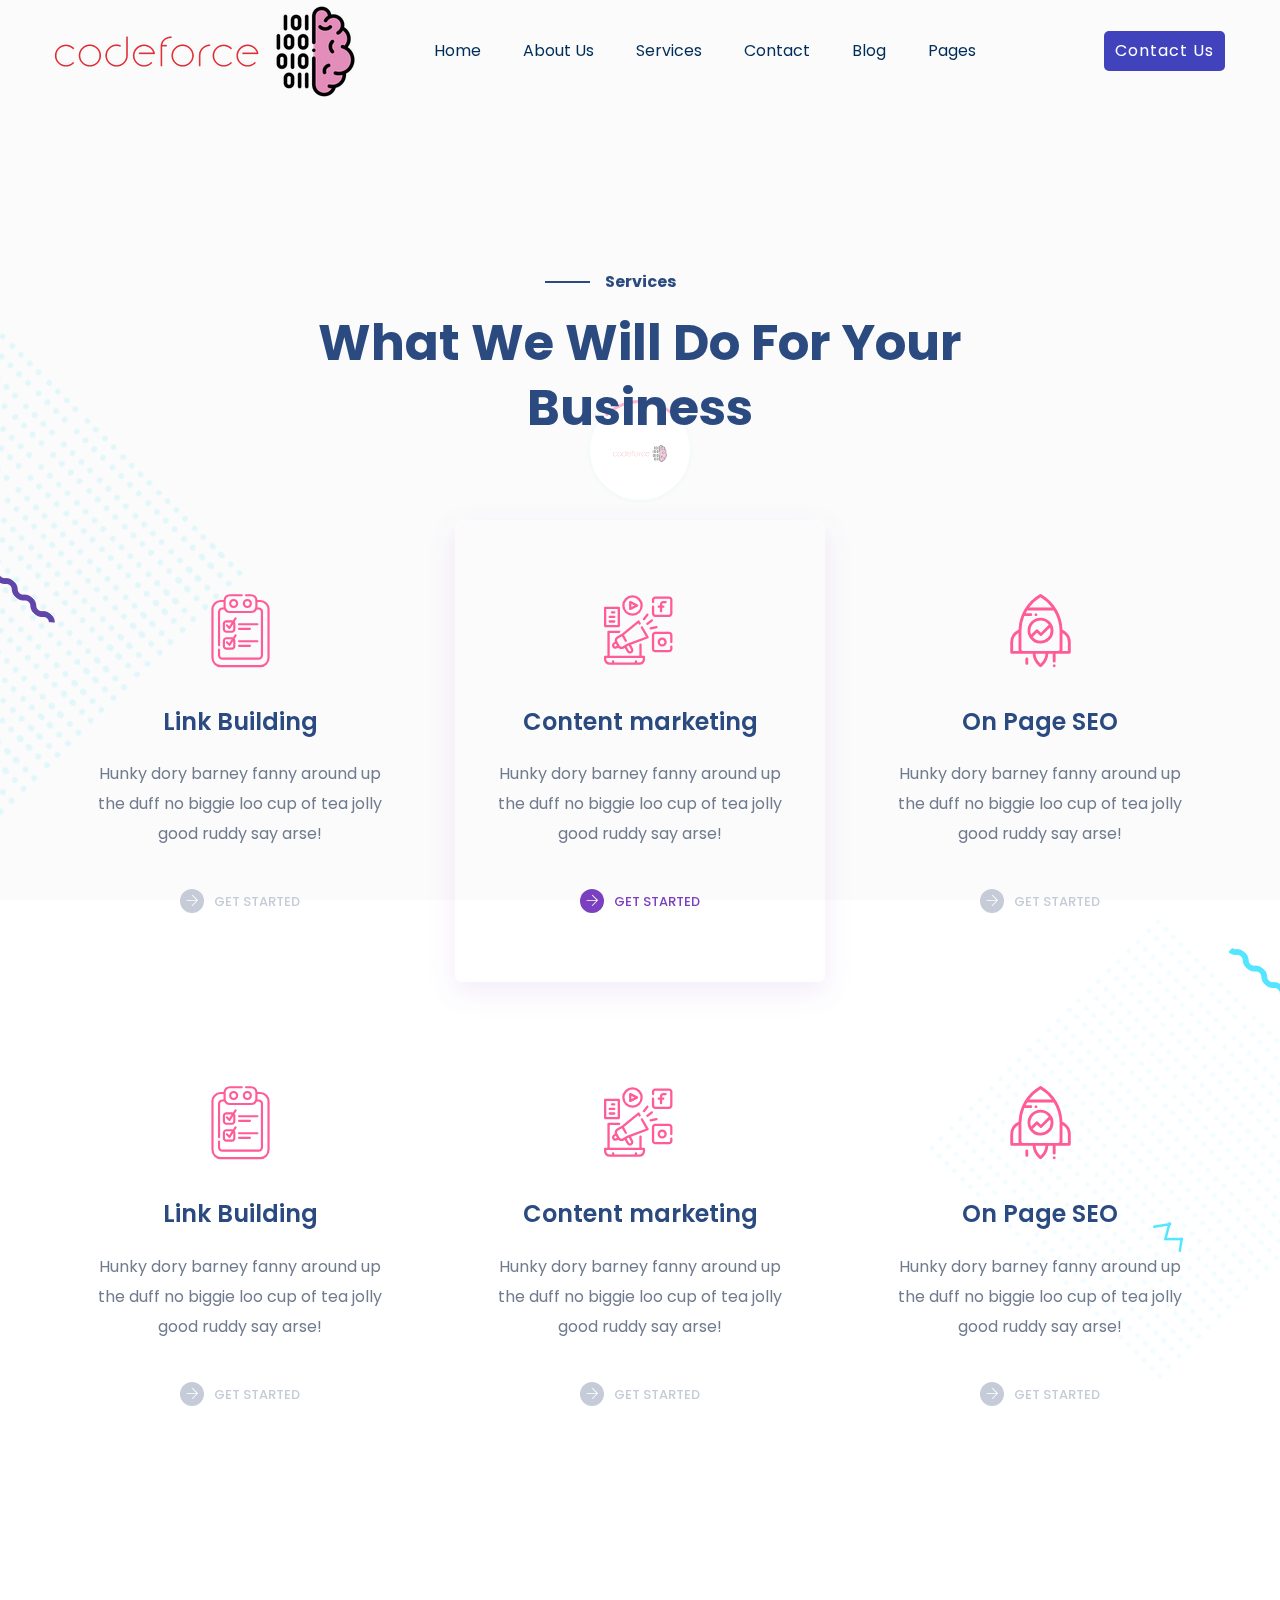
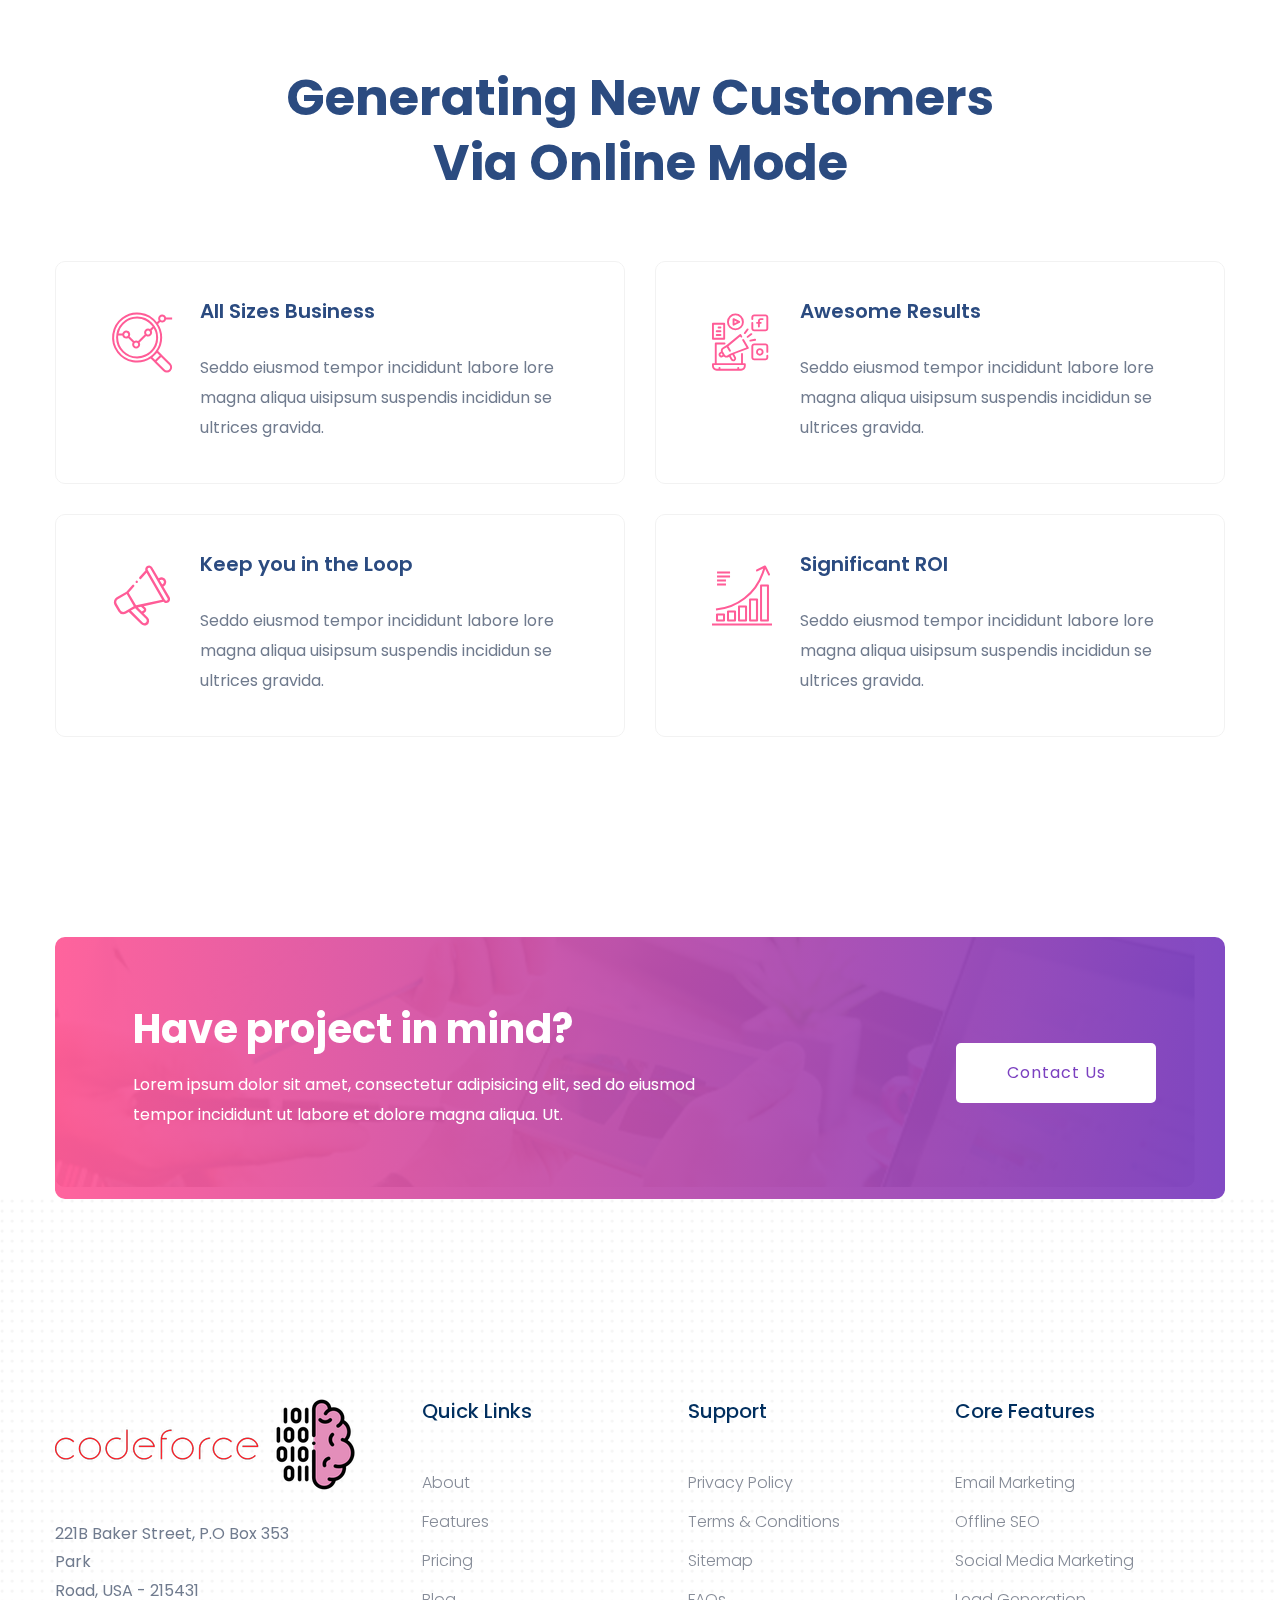
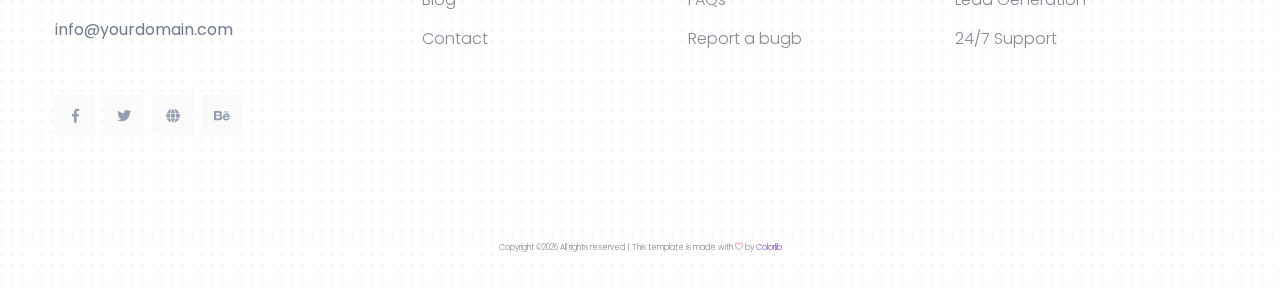
<file: services.html>
<!doctype html>
<html class="no-js" lang="zxx">
    <head>
        <meta charset="utf-8">
        <meta http-equiv="x-ua-compatible" content="ie=edge">
        <title>SEO HTML-5 Template </title>
        <meta name="description" content="">
        <meta name="viewport" content="width=device-width, initial-scale=1">

        <link rel="manifest" href="site.webmanifest">
		<link rel="shortcut icon" type="image/x-icon" href="assets/img/favicon.ico">

		<!-- CSS here -->
            <link rel="stylesheet" href="assets/css/bootstrap.min.css">
            <link rel="stylesheet" href="assets/css/owl.carousel.min.css">
            <link rel="stylesheet" href="assets/css/flaticon.css">
            <link rel="stylesheet" href="assets/css/slicknav.css">
            <link rel="stylesheet" href="assets/css/animate.min.css">
            <link rel="stylesheet" href="assets/css/magnific-popup.css">
            <link rel="stylesheet" href="assets/css/fontawesome-all.min.css">
            <link rel="stylesheet" href="assets/css/themify-icons.css">
            <link rel="stylesheet" href="assets/css/slick.css">
            <link rel="stylesheet" href="assets/css/nice-select.css">
            <link rel="stylesheet" href="assets/css/style.css">
            <link rel="stylesheet" href="assets/css/responsive.css">
   </head>

   <body>
       
    <!-- Preloader Start -->
    <div id="preloader-active">
        <div class="preloader d-flex align-items-center justify-content-center">
            <div class="preloader-inner position-relative">
                <div class="preloader-circle"></div>
                <div class="preloader-img pere-text">
                    <img src="assets/img/logo/logo.png" alt="">
                </div>
            </div>
        </div>
    </div>
    <!-- Preloader Start -->

    <header>
        <!-- Header Start -->
       <div class="header-area header-transparrent ">
            <div class="main-header header-sticky">
                <div class="container">
                    <div class="row align-items-center">
                        <!-- Logo -->
                        <div class="col-xl-2 col-lg-2 col-md-1">
                            <div class="logo">
                                <a href="index.html"><img src="assets/img/logo/logo.png" alt=""></a>
                            </div>
                        </div>
                        <div class="col-xl-8 col-lg-8 col-md-8">
                            <!-- Main-menu -->
                            <div class="main-menu f-right d-none d-lg-block">
                                <nav> 
                                    <ul id="navigation">    
                                        <li><a href="index.html"> Home</a></li>
                                        <li><a href="about.html">About Us</a></li>
                                        <li><a href="services.html">Services</a></li>
                                        <li><a href="contact.html">Contact</a></li>
                                        <li><a href="blog.html">Blog</a>
                                            <ul class="submenu">
                                                <li><a href="blog.html">Blog</a></li>
                                                <li><a href="single-blog.html">Blog Details</a></li>
                                            </ul>
                                        </li>
                                        <li><a href="#">Pages</a>
                                            <ul class="submenu">
                                                <li><a href="elements.html">Element</a></li>
                                            </ul>
                                        </li>
                                    </ul>
                                </nav>
                            </div>
                        </div>             
                        <div class="col-xl-2 col-lg-2 col-md-3">
                            <div class="header-right-btn f-right d-none d-lg-block">
                                <a href="#" class="btn header-btn">Contact Us</a>
                            </div>
                        </div>
                        <!-- Mobile Menu -->
                        <div class="col-12">
                            <div class="mobile_menu d-block d-lg-none"></div>
                        </div>
                    </div>
                </div>
            </div>
       </div>
        <!-- Header End -->
    </header>

    <main>
        <!-- Slider Area Start-->
        <div class="services-area">
            <div class="container">

                <!-- Section-tittle -->
                <div class="row d-flex justify-content-center">
                    <div class="col-lg-8">
                        <div class="section-tittle text-center mb-80">
                            <span>Services</span>
                            <h2>What We Will Do For Your Business​</h2>
                        </div>
                    </div>
                </div>
            </div>
        </div>
        <!-- Slider Area End-->
        <!-- What We do start-->
        <div class="what-we-do">
            <div class="container">
                <div class="row">
                    <div class="col-lg-4 col-md-6">
                        <div class="single-do text-center mb-30">
                            <div class="do-icon">
                                <span  class="flaticon-tasks"></span>
                            </div>
                            <div class="do-caption">
                                <h4>Link Building</h4>
                                <p>Hunky dory barney fanny around up the duff no biggie loo cup of tea jolly good ruddy say arse!</p>
                            </div>
                            <div class="do-btn">
                                <a href="#"><i class="ti-arrow-right"></i> get started</a>
                            </div>
                        </div>
                    </div>
                     <div class="col-lg-4 col-md-6">
                        <div class="single-do active text-center mb-30">
                            <div class="do-icon">
                                <span  class="flaticon-social-media-marketing"></span>
                            </div>
                            <div class="do-caption">
                                <h4>Content marketing</h4>
                                <p>Hunky dory barney fanny around up the duff no biggie loo cup of tea jolly good ruddy say arse!</p>
                            </div>
                            <div class="do-btn">
                                <a href="#"><i class="ti-arrow-right"></i> get started</a>
                            </div>
                        </div>
                    </div>
                     <div class="col-lg-4 col-md-6">
                        <div class="single-do text-center mb-30">
                            <div class="do-icon">
                                <span  class="flaticon-project"></span>
                            </div>
                            <div class="do-caption">
                                <h4>On Page SEO</h4>
                                <p>Hunky dory barney fanny around up the duff no biggie loo cup of tea jolly good ruddy say arse!</p>
                            </div>
                            <div class="do-btn">
                                <a href="#"><i class="ti-arrow-right"></i> get started</a>
                            </div>
                        </div>
                    </div> <div class="col-lg-4 col-md-6">
                        <div class="single-do text-center mb-30">
                            <div class="do-icon">
                                <span  class="flaticon-tasks"></span>
                            </div>
                            <div class="do-caption">
                                <h4>Link Building</h4>
                                <p>Hunky dory barney fanny around up the duff no biggie loo cup of tea jolly good ruddy say arse!</p>
                            </div>
                            <div class="do-btn">
                                <a href="#"><i class="ti-arrow-right"></i> get started</a>
                            </div>
                        </div>
                    </div>
                     <div class="col-lg-4 col-md-6">
                        <div class="single-do text-center mb-30">
                            <div class="do-icon">
                                <span  class="flaticon-social-media-marketing"></span>
                            </div>
                            <div class="do-caption">
                                <h4>Content marketing</h4>
                                <p>Hunky dory barney fanny around up the duff no biggie loo cup of tea jolly good ruddy say arse!</p>
                            </div>
                            <div class="do-btn">
                                <a href="#"><i class="ti-arrow-right"></i> get started</a>
                            </div>
                        </div>
                    </div>
                     <div class="col-lg-4 col-md-6">
                        <div class="single-do text-center mb-30">
                            <div class="do-icon">
                                <span  class="flaticon-project"></span>
                            </div>
                            <div class="do-caption">
                                <h4>On Page SEO</h4>
                                <p>Hunky dory barney fanny around up the duff no biggie loo cup of tea jolly good ruddy say arse!</p>
                            </div>
                            <div class="do-btn">
                                <a href="#"><i class="ti-arrow-right"></i> get started</a>
                            </div>
                        </div>
                    </div>
                </div>
            </div>
        </div>
        <!-- What We do End-->

        <!-- Generating Start -->
        <div class="generating-area visite-padding2">
            <div class="container">
                 <!-- Section-tittle -->
                 <div class="row d-flex justify-content-center">
                    <div class="col-lg-8">
                        <div class="section-tittle text-center">
                            <h2>Generating New Customers Via Online Mode​​</h2>
                        </div>
                    </div>
                </div>
                <div class="row">
                    <div class="col-lg-6 col-md-6">
                        <div class="single-generating d-flex mb-30">
                            <div class="generating-icon">
                                <span class="flaticon-chart"></span>
                            </div>
                            <div class="generating-cap">
                                <h4>All Sizes Business</h4>
                                <p>Seddo eiusmod tempor incididunt labore lore magna aliqua uisipsum suspendis incididun
                                    se ultrices gravida. </p>
                            </div>
                        </div>
                    </div> 
                    <div class="col-lg-6 col-md-6">
                        <div class="single-generating d-flex mb-30">
                            <div class="generating-icon">
                                <span class="flaticon-social-media-marketing"></span>
                            </div>
                            <div class="generating-cap">
                                <h4>Awesome Results</h4>
                                <p>Seddo eiusmod tempor incididunt labore lore magna aliqua uisipsum suspendis incididun
                                    se ultrices gravida. </p>
                            </div>
                        </div>
                    </div>
                    <div class="col-lg-6 col-md-6">
                        <div class="single-generating d-flex mb-30">
                            <div class="generating-icon">
                                <span class="flaticon-speaker"></span>
                            </div>
                            <div class="generating-cap">
                                <h4>Keep you in the Loop</h4>
                                <p>Seddo eiusmod tempor incididunt labore lore magna aliqua uisipsum suspendis incididun
                                    se ultrices gravida. </p>
                            </div>
                        </div>
                    </div>
                    <div class="col-lg-6 col-md-6">
                        <div class="single-generating d-flex mb-30">
                            <div class="generating-icon">
                                <span class="flaticon-growth"></span>
                            </div>
                            <div class="generating-cap">
                                <h4>Significant ROI</h4>
                                <p>Seddo eiusmod tempor incididunt labore lore magna aliqua uisipsum suspendis incididun
                                    se ultrices gravida. </p>
                            </div>
                        </div>
                    </div>
                </div>
            </div>
        </div>
        <!-- Generating End -->
        <!-- have-project Start-->
        <div class="have-project">
            <div class="container">
                <div class="haveAproject"  data-background="assets/img/team/have.jpg">
                    <div class="row d-flex align-items-center">
                        <div class="col-xl-7 col-lg-9 col-md-12">
                            <div class="wantToWork-caption">
                                <h2>Have project in mind?</h2>
                                <p>Lorem ipsum dolor sit amet, consectetur adipisicing elit, sed do eiusmod tempor incididunt ut labore et dolore magna aliqua. Ut.</p>
                            </div>
                        </div>
                        <div class="col-xl-5 col-lg-3 col-md-12">
                            <div class="wantToWork-btn f-right">
                                <a href="#" class="btn btn-ans">Contact Us</a>
                            </div>
                        </div>
                    </div>
                </div>
                
            </div>
        </div>
        <!-- have-project End -->

    </main>
   <footer>

       <!-- Footer Start-->
      <div class="footer-main" data-background="assets/img/shape/footer_bg.png">
        <div class="footer-area footer-padding">
            <div class="container">
                <div class="row d-flex justify-content-between">
                    <div class="col-lg-3 col-md-4 col-sm-8">
                       <div class="single-footer-caption mb-50">
                         <div class="single-footer-caption mb-30">
                              <!-- logo -->
                             <div class="footer-logo">
                                 <a href="index.html"><img src="assets/img/logo/logo2_footer.png" alt=""></a>
                             </div>
                             <div class="footer-tittle">
                                 <div class="footer-pera">
                                     <p class="info1">221B Baker Street, P.O Box 353 Park <br> Road, USA - 215431</p>
                                     <p class="info2">info@yourdomain.com</p>
                                </div>
                             </div>
                             <div class="footer-social">
                                <a href="#"><i class="fab fa-facebook-f"></i></a>
                                <a href="#"><i class="fab fa-twitter"></i></a>
                                <a href="#"><i class="fas fa-globe"></i></a>
                                <a href="#"><i class="fab fa-behance"></i></a>
                            </div>
                         </div>
                       </div>
                    </div>
                    <div class="col-lg-2 col-md-4 col-sm-5">
                        <div class="single-footer-caption mb-50">
                            <div class="footer-tittle">
                                <h4>Quick Links</h4>
                                <ul>
                                    <li><a href="about.html">About</a></li>
                                    <li><a href="about.html">Features</a></li>
                                    <li><a href="single-blog.html">Pricing</a></li>
                                    <li><a href="blog.html">Blog</a></li>
                                    <li><a href="contact.html">Contact</a></li>
                                </ul>
                            </div>
                        </div>
                    </div>
                    <div class="col-lg-2 col-md-4 col-sm-7">
                        <div class="single-footer-caption mb-50">
                            <div class="footer-tittle">
                                <h4>Support</h4>
                                <ul>
                                    <li><a href="#">Privacy Policy</a></li>
                                    <li><a href="#">Terms & Conditions</a></li>
                                    <li><a href="#"> Sitemap</a></li>
                                    <li><a href="#">FAQs</a></li>
                                    <li><a href="#">Report a bugb</a></li>
                                </ul>
                            </div>
                        </div>
                    </div>
                    <div class="col-lg-3 col-md-4 col-sm-5">
                        <div class="single-footer-caption mb-50">
                            <div class="footer-tittle">
                                <h4>Core Features</h4>
                                <ul>
                                 <li><a href="#">Email Marketing</a></li>
                                 <li><a href="#"> Offline SEO</a></li>
                                 <li><a href="#">Social Media Marketing</a></li>
                                 <li><a href="#">Lead Generation</a></li>
                                 <li><a href="#"> 24/7 Support</a></li>
                             </ul>
                            </div>
                        </div>
                    </div>
                </div>
            </div>
        </div>
        <!-- footer-bottom aera -->
        <div class="footer-bottom-area footer-bg">
            <div class="container">
                <div class="footer-border">
                     <div class="row d-flex align-items-center">
                         <div class="col-xl-12 ">
                             <div class="footer-copy-right text-center">
                                 <p><!-- Link back to Colorlib can't be removed. Template is licensed under CC BY 3.0. -->
  Copyright &copy;<script>document.write(new Date().getFullYear());</script> All rights reserved | This template is made with <i class="ti-heart" aria-hidden="true"></i> by <a href="https://colorlib.com" target="_blank">Colorlib</a>
  <!-- Link back to Colorlib can't be removed. Template is licensed under CC BY 3.0. --></p>
                             </div>
                         </div>
                     </div>
                </div>
            </div>
        </div>
      </div>
       <!-- Footer End-->

   </footer>
   
	<!-- JS here -->
	
		<!-- All JS Custom Plugins Link Here here -->
        <script src="./assets/js/vendor/modernizr-3.5.0.min.js"></script>
		
		<!-- Jquery, Popper, Bootstrap -->
		<script src="./assets/js/vendor/jquery-1.12.4.min.js"></script>
        <script src="./assets/js/popper.min.js"></script>
        <script src="./assets/js/bootstrap.min.js"></script>
	    <!-- Jquery Mobile Menu -->
        <script src="./assets/js/jquery.slicknav.min.js"></script>

		<!-- Jquery Slick , Owl-Carousel Plugins -->
        <script src="./assets/js/owl.carousel.min.js"></script>
        <script src="./assets/js/slick.min.js"></script>
        <!-- Date Picker -->
        <script src="./assets/js/gijgo.min.js"></script>
		<!-- One Page, Animated-HeadLin -->
        <script src="./assets/js/wow.min.js"></script>
		<script src="./assets/js/animated.headline.js"></script>
        <script src="./assets/js/jquery.magnific-popup.js"></script>

		<!-- Scrollup, nice-select, sticky -->
        <script src="./assets/js/jquery.scrollUp.min.js"></script>
        <script src="./assets/js/jquery.nice-select.min.js"></script>
		<script src="./assets/js/jquery.sticky.js"></script>
        
        <!-- contact js -->
        <script src="./assets/js/contact.js"></script>
        <script src="./assets/js/jquery.form.js"></script>
        <script src="./assets/js/jquery.validate.min.js"></script>
        <script src="./assets/js/mail-script.js"></script>
        <script src="./assets/js/jquery.ajaxchimp.min.js"></script>
        
		<!-- Jquery Plugins, main Jquery -->	
        <script src="./assets/js/plugins.js"></script>
        <script src="./assets/js/main.js"></script>
        
    </body>
</html>
</file>
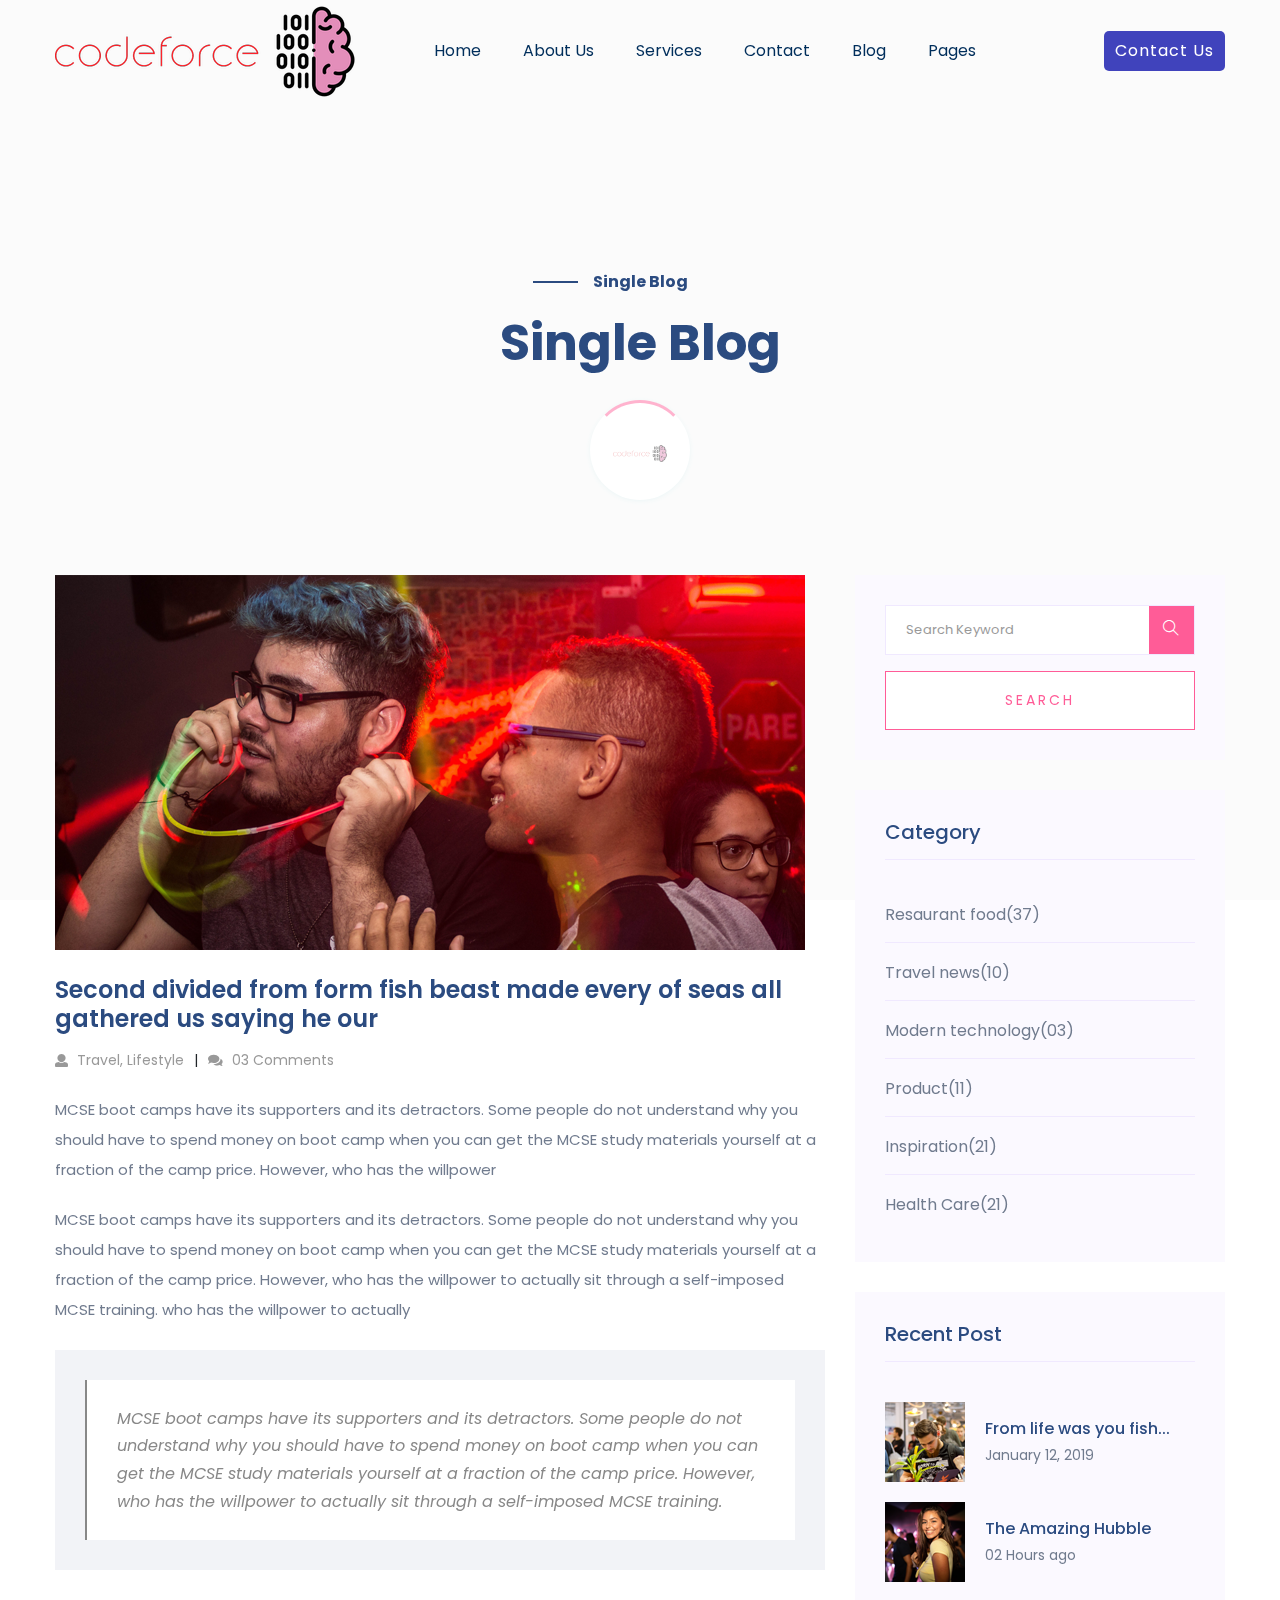
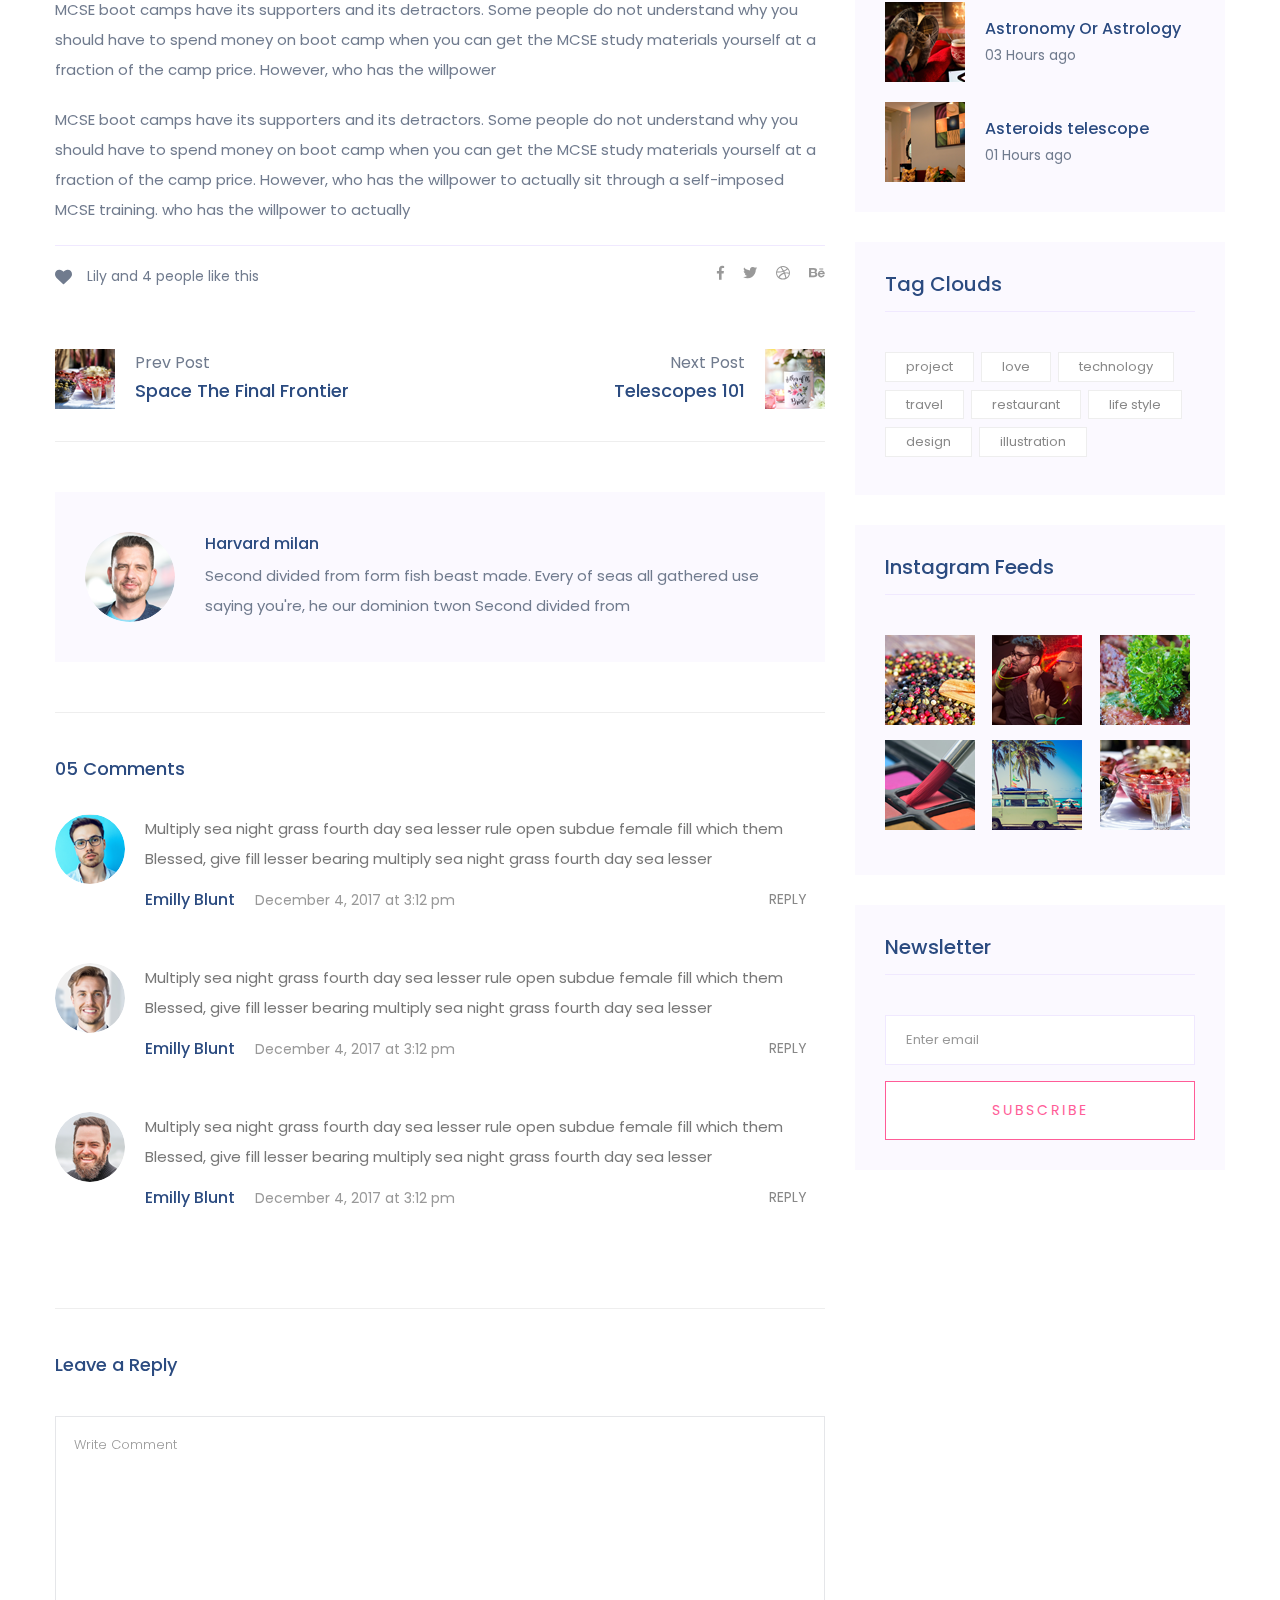
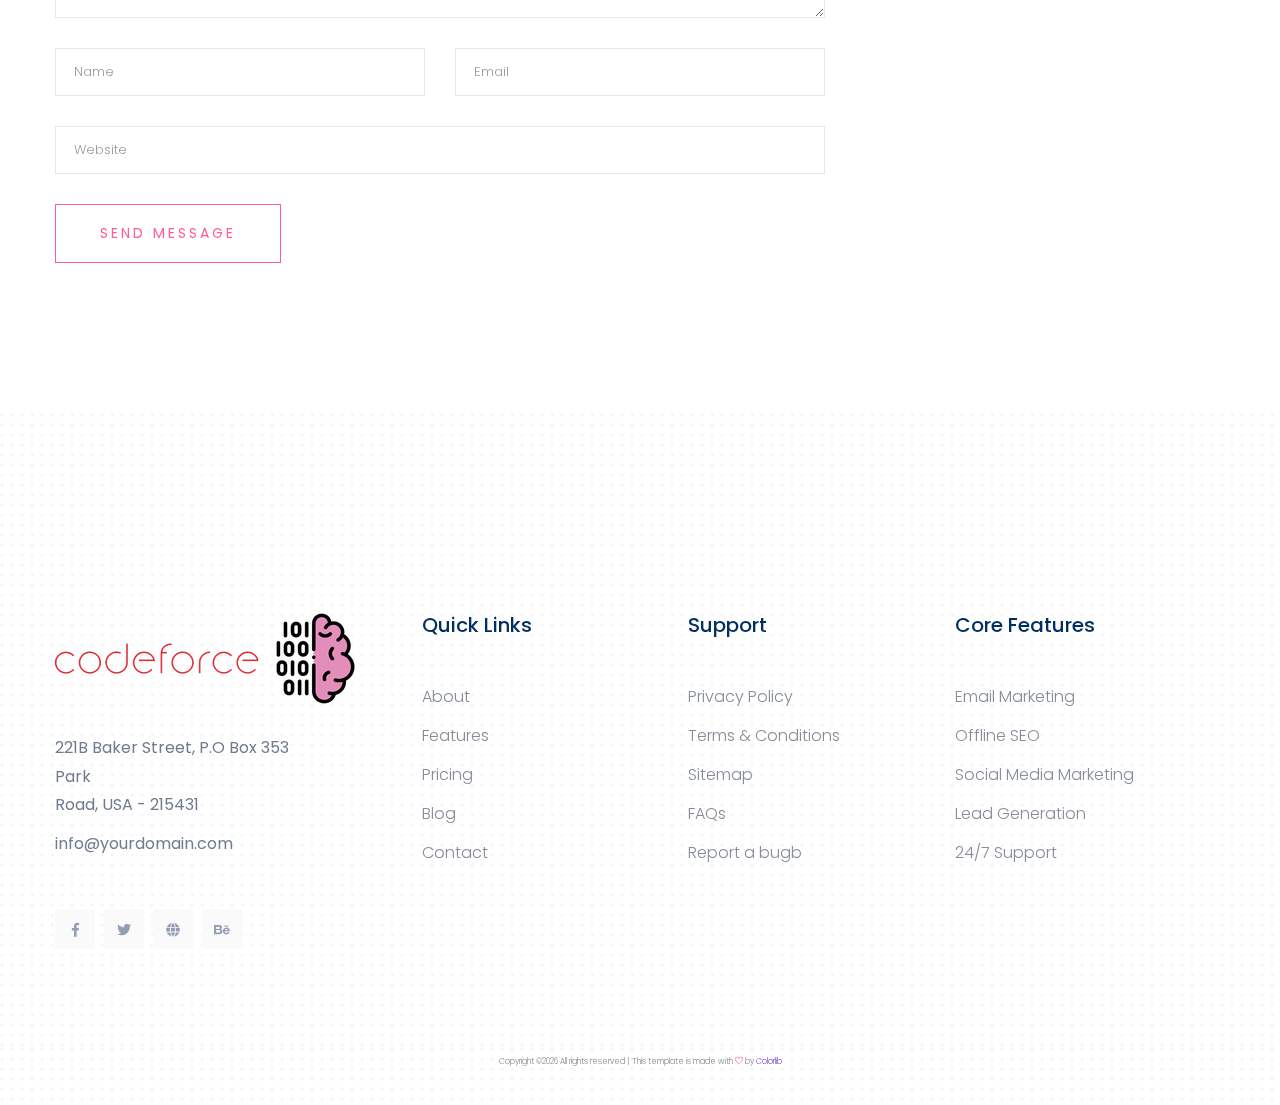
<file: single-blog.html>
<!doctype html>
<html class="no-js" lang="zxx">

<head>
   <meta charset="utf-8">
   <meta http-equiv="x-ua-compatible" content="ie=edge">
  <title>SEO HTML-5 Template </title>
   <meta name="description" content="">
   <meta name="viewport" content="width=device-width, initial-scale=1">

   <!-- <link rel="manifest" href="site.webmanifest"> -->
   <link rel="shortcut icon" type="image/x-icon" href="assets/img/favicon.ico">
   <!-- Place favicon.ico in the root directory -->
  
  <!-- CSS here -->
  <link rel="stylesheet" href="assets/css/bootstrap.min.css">
  <link rel="stylesheet" href="assets/css/owl.carousel.min.css">
  <link rel="stylesheet" href="assets/css/slicknav.css">
  <link rel="stylesheet" href="assets/css/animate.min.css">
  <link rel="stylesheet" href="assets/css/magnific-popup.css">
  <link rel="stylesheet" href="assets/css/fontawesome-all.min.css">
  <link rel="stylesheet" href="assets/css/themify-icons.css">
  <link rel="stylesheet" href="assets/css/slick.css">
  <link rel="stylesheet" href="assets/css/nice-select.css">
  <link rel="stylesheet" href="assets/css/style.css">
  <link rel="stylesheet" href="assets/css/responsive.css">
</head>

<body>

   <!-- Preloader Start -->
   <div id="preloader-active">
      <div class="preloader d-flex align-items-center justify-content-center">
            <div class="preloader-inner position-relative">
               <div class="preloader-circle"></div>
               <div class="preloader-img pere-text">
                  <img src="assets/img/logo/logo.png" alt="">
               </div>
            </div>
      </div>
   </div>
   <!-- Preloader Start-->

   <header>
      <!-- Header Start -->
     <div class="header-area header-transparrent ">
          <div class="main-header header-sticky">
              <div class="container">
                  <div class="row align-items-center">
                      <!-- Logo -->
                      <div class="col-xl-2 col-lg-2 col-md-1">
                          <div class="logo">
                              <a href="index.html"><img src="assets/img/logo/logo.png" alt=""></a>
                          </div>
                      </div>
                      <div class="col-xl-8 col-lg-8 col-md-8">
                          <!-- Main-menu -->
                          <div class="main-menu f-right d-none d-lg-block">
                              <nav> 
                                  <ul id="navigation">    
                                      <li><a href="index.html"> Home</a></li>
                                      <li><a href="about.html">About Us</a></li>
                                      <li><a href="services.html">Services</a></li>
                                      <li><a href="contact.html">Contact</a></li>
                                      <li><a href="blog.html">Blog</a>
                                          <ul class="submenu">
                                              <li><a href="blog.html">Blog</a></li>
                                              <li><a href="single-blog.html">Blog Details</a></li>
                                          </ul>
                                      </li>
                                      <li><a href="#">Pages</a>
                                          <ul class="submenu">
                                              <li><a href="elements.html">Element</a></li>
                                          </ul>
                                      </li>
                                  </ul>
                              </nav>
                          </div>
                      </div>             
                      <div class="col-xl-2 col-lg-2 col-md-3">
                          <div class="header-right-btn f-right d-none d-lg-block">
                              <a href="#" class="btn header-btn">Contact Us</a>
                          </div>
                      </div>
                      <!-- Mobile Menu -->
                      <div class="col-12">
                          <div class="mobile_menu d-block d-lg-none"></div>
                      </div>
                  </div>
              </div>
          </div>
     </div>
      <!-- Header End -->
  </header>

       <!-- Slider Area Start-->
       <div class="services-area">
         <div class="container">

             <!-- Section-tittle -->
             <div class="row d-flex justify-content-center">
                 <div class="col-lg-8">
                     <div class="section-tittle text-center mb-80">
                         <span>Single Blog</span>
                         <h2>Single Blog​</h2>
                     </div>
                 </div>
             </div>
         </div>
     </div>
     <!-- Slider Area End-->
     
   <!--================Blog Area =================-->
   <section class="blog_area single-post-area section-padding">
      <div class="container">
         <div class="row">
            <div class="col-lg-8 posts-list">
               <div class="single-post">
                  <div class="feature-img">
                     <img class="img-fluid" src="assets/img/blog/single_blog_1.png" alt="">
                  </div>
                  <div class="blog_details">
                     <h2>Second divided from form fish beast made every of seas
                        all gathered us saying he our
                     </h2>
                     <ul class="blog-info-link mt-3 mb-4">
                        <li><a href="#"><i class="fa fa-user"></i> Travel, Lifestyle</a></li>
                        <li><a href="#"><i class="fa fa-comments"></i> 03 Comments</a></li>
                     </ul>
                     <p class="excert">
                        MCSE boot camps have its supporters and its detractors. Some people do not understand why you
                        should have to spend money on boot camp when you can get the MCSE study materials yourself at a
                        fraction of the camp price. However, who has the willpower
                     </p>
                     <p>
                        MCSE boot camps have its supporters and its detractors. Some people do not understand why you
                        should have to spend money on boot camp when you can get the MCSE study materials yourself at a
                        fraction of the camp price. However, who has the willpower to actually sit through a
                        self-imposed MCSE training. who has the willpower to actually
                     </p>
                     <div class="quote-wrapper">
                        <div class="quotes">
                           MCSE boot camps have its supporters and its detractors. Some people do not understand why you
                           should have to spend money on boot camp when you can get the MCSE study materials yourself at
                           a fraction of the camp price. However, who has the willpower to actually sit through a
                           self-imposed MCSE training.
                        </div>
                     </div>
                     <p>
                        MCSE boot camps have its supporters and its detractors. Some people do not understand why you
                        should have to spend money on boot camp when you can get the MCSE study materials yourself at a
                        fraction of the camp price. However, who has the willpower
                     </p>
                     <p>
                        MCSE boot camps have its supporters and its detractors. Some people do not understand why you
                        should have to spend money on boot camp when you can get the MCSE study materials yourself at a
                        fraction of the camp price. However, who has the willpower to actually sit through a
                        self-imposed MCSE training. who has the willpower to actually
                     </p>
                  </div>
               </div>
               <div class="navigation-top">
                  <div class="d-sm-flex justify-content-between text-center">
                     <p class="like-info"><span class="align-middle"><i class="fa fa-heart"></i></span> Lily and 4
                        people like this</p>
                     <div class="col-sm-4 text-center my-2 my-sm-0">
                        <!-- <p class="comment-count"><span class="align-middle"><i class="fa fa-comment"></i></span> 06 Comments</p> -->
                     </div>
                     <ul class="social-icons">
                        <li><a href="#"><i class="fab fa-facebook-f"></i></a></li>
                        <li><a href="#"><i class="fab fa-twitter"></i></a></li>
                        <li><a href="#"><i class="fab fa-dribbble"></i></a></li>
                        <li><a href="#"><i class="fab fa-behance"></i></a></li>
                     </ul>
                  </div>
                  <div class="navigation-area">
                     <div class="row">
                        <div
                           class="col-lg-6 col-md-6 col-12 nav-left flex-row d-flex justify-content-start align-items-center">
                           <div class="thumb">
                              <a href="#">
                                 <img class="img-fluid" src="assets/img/post/preview.png" alt="">
                              </a>
                           </div>
                           <div class="arrow">
                              <a href="#">
                                 <span class="lnr text-white ti-arrow-left"></span>
                              </a>
                           </div>
                           <div class="detials">
                              <p>Prev Post</p>
                              <a href="#">
                                 <h4>Space The Final Frontier</h4>
                              </a>
                           </div>
                        </div>
                        <div
                           class="col-lg-6 col-md-6 col-12 nav-right flex-row d-flex justify-content-end align-items-center">
                           <div class="detials">
                              <p>Next Post</p>
                              <a href="#">
                                 <h4>Telescopes 101</h4>
                              </a>
                           </div>
                           <div class="arrow">
                              <a href="#">
                                 <span class="lnr text-white ti-arrow-right"></span>
                              </a>
                           </div>
                           <div class="thumb">
                              <a href="#">
                                 <img class="img-fluid" src="assets/img/post/next.png" alt="">
                              </a>
                           </div>
                        </div>
                     </div>
                  </div>
               </div>
               <div class="blog-author">
                  <div class="media align-items-center">
                     <img src="assets/img/blog/author.png" alt="">
                     <div class="media-body">
                        <a href="#">
                           <h4>Harvard milan</h4>
                        </a>
                        <p>Second divided from form fish beast made. Every of seas all gathered use saying you're, he
                           our dominion twon Second divided from</p>
                     </div>
                  </div>
               </div>
               <div class="comments-area">
                  <h4>05 Comments</h4>
                  <div class="comment-list">
                     <div class="single-comment justify-content-between d-flex">
                        <div class="user justify-content-between d-flex">
                           <div class="thumb">
                              <img src="assets/img/comment/comment_1.png" alt="">
                           </div>
                           <div class="desc">
                              <p class="comment">
                                 Multiply sea night grass fourth day sea lesser rule open subdue female fill which them
                                 Blessed, give fill lesser bearing multiply sea night grass fourth day sea lesser
                              </p>
                              <div class="d-flex justify-content-between">
                                 <div class="d-flex align-items-center">
                                    <h5>
                                       <a href="#">Emilly Blunt</a>
                                    </h5>
                                    <p class="date">December 4, 2017 at 3:12 pm </p>
                                 </div>
                                 <div class="reply-btn">
                                    <a href="#" class="btn-reply text-uppercase">reply</a>
                                 </div>
                              </div>
                           </div>
                        </div>
                     </div>
                  </div>
                  <div class="comment-list">
                     <div class="single-comment justify-content-between d-flex">
                        <div class="user justify-content-between d-flex">
                           <div class="thumb">
                              <img src="assets/img/comment/comment_2.png" alt="">
                           </div>
                           <div class="desc">
                              <p class="comment">
                                 Multiply sea night grass fourth day sea lesser rule open subdue female fill which them
                                 Blessed, give fill lesser bearing multiply sea night grass fourth day sea lesser
                              </p>
                              <div class="d-flex justify-content-between">
                                 <div class="d-flex align-items-center">
                                    <h5>
                                       <a href="#">Emilly Blunt</a>
                                    </h5>
                                    <p class="date">December 4, 2017 at 3:12 pm </p>
                                 </div>
                                 <div class="reply-btn">
                                    <a href="#" class="btn-reply text-uppercase">reply</a>
                                 </div>
                              </div>
                           </div>
                        </div>
                     </div>
                  </div>
                  <div class="comment-list">
                     <div class="single-comment justify-content-between d-flex">
                        <div class="user justify-content-between d-flex">
                           <div class="thumb">
                              <img src="assets/img/comment/comment_3.png" alt="">
                           </div>
                           <div class="desc">
                              <p class="comment">
                                 Multiply sea night grass fourth day sea lesser rule open subdue female fill which them
                                 Blessed, give fill lesser bearing multiply sea night grass fourth day sea lesser
                              </p>
                              <div class="d-flex justify-content-between">
                                 <div class="d-flex align-items-center">
                                    <h5>
                                       <a href="#">Emilly Blunt</a>
                                    </h5>
                                    <p class="date">December 4, 2017 at 3:12 pm </p>
                                 </div>
                                 <div class="reply-btn">
                                    <a href="#" class="btn-reply text-uppercase">reply</a>
                                 </div>
                              </div>
                           </div>
                        </div>
                     </div>
                  </div>
               </div>
               <div class="comment-form">
                  <h4>Leave a Reply</h4>
                  <form class="form-contact comment_form" action="#" id="commentForm">
                     <div class="row">
                        <div class="col-12">
                           <div class="form-group">
                              <textarea class="form-control w-100" name="comment" id="comment" cols="30" rows="9"
                                 placeholder="Write Comment"></textarea>
                           </div>
                        </div>
                        <div class="col-sm-6">
                           <div class="form-group">
                              <input class="form-control" name="name" id="name" type="text" placeholder="Name">
                           </div>
                        </div>
                        <div class="col-sm-6">
                           <div class="form-group">
                              <input class="form-control" name="email" id="email" type="email" placeholder="Email">
                           </div>
                        </div>
                        <div class="col-12">
                           <div class="form-group">
                              <input class="form-control" name="website" id="website" type="text" placeholder="Website">
                           </div>
                        </div>
                     </div>
                     <div class="form-group">
                        <button type="submit" class="button button-contactForm btn_1 boxed-btn">Send Message</button>
                     </div>
                  </form>
               </div>
            </div>
            <div class="col-lg-4">
               <div class="blog_right_sidebar">
                  <aside class="single_sidebar_widget search_widget">
                     <form action="#">
                        <div class="form-group">
                           <div class="input-group mb-3">
                              <input type="text" class="form-control" placeholder='Search Keyword'
                                 onfocus="this.placeholder = ''" onblur="this.placeholder = 'Search Keyword'">
                              <div class="input-group-append">
                                 <button class="btns" type="button"><i class="ti-search"></i></button>
                              </div>
                           </div>
                        </div>
                        <button class="button rounded-0 primary-bg text-white w-100 btn_1 boxed-btn"
                           type="submit">Search</button>
                     </form>
                  </aside>
                  <aside class="single_sidebar_widget post_category_widget">
                     <h4 class="widget_title">Category</h4>
                     <ul class="list cat-list">
                        <li>
                           <a href="#" class="d-flex">
                              <p>Resaurant food</p>
                              <p>(37)</p>
                           </a>
                        </li>
                        <li>
                           <a href="#" class="d-flex">
                              <p>Travel news</p>
                              <p>(10)</p>
                           </a>
                        </li>
                        <li>
                           <a href="#" class="d-flex">
                              <p>Modern technology</p>
                              <p>(03)</p>
                           </a>
                        </li>
                        <li>
                           <a href="#" class="d-flex">
                              <p>Product</p>
                              <p>(11)</p>
                           </a>
                        </li>
                        <li>
                           <a href="#" class="d-flex">
                              <p>Inspiration</p>
                              <p>(21)</p>
                           </a>
                        </li>
                        <li>
                           <a href="#" class="d-flex">
                              <p>Health Care</p>
                              <p>(21)</p>
                           </a>
                        </li>
                     </ul>
                  </aside>
                  <aside class="single_sidebar_widget popular_post_widget">
                     <h3 class="widget_title">Recent Post</h3>
                     <div class="media post_item">
                        <img src="assets/img/post/post_1.png" alt="post">
                        <div class="media-body">
                           <a href="single-blog.html">
                              <h3>From life was you fish...</h3>
                           </a>
                           <p>January 12, 2019</p>
                        </div>
                     </div>
                     <div class="media post_item">
                        <img src="assets/img/post/post_2.png" alt="post">
                        <div class="media-body">
                           <a href="single-blog.html">
                              <h3>The Amazing Hubble</h3>
                           </a>
                           <p>02 Hours ago</p>
                        </div>
                     </div>
                     <div class="media post_item">
                        <img src="assets/img/post/post_3.png" alt="post">
                        <div class="media-body">
                           <a href="single-blog.html">
                              <h3>Astronomy Or Astrology</h3>
                           </a>
                           <p>03 Hours ago</p>
                        </div>
                     </div>
                     <div class="media post_item">
                        <img src="assets/img/post/post_4.png" alt="post">
                        <div class="media-body">
                           <a href="single-blog.html">
                              <h3>Asteroids telescope</h3>
                           </a>
                           <p>01 Hours ago</p>
                        </div>
                     </div>
                  </aside>
                  <aside class="single_sidebar_widget tag_cloud_widget">
                     <h4 class="widget_title">Tag Clouds</h4>
                     <ul class="list">
                        <li>
                           <a href="#">project</a>
                        </li>
                        <li>
                           <a href="#">love</a>
                        </li>
                        <li>
                           <a href="#">technology</a>
                        </li>
                        <li>
                           <a href="#">travel</a>
                        </li>
                        <li>
                           <a href="#">restaurant</a>
                        </li>
                        <li>
                           <a href="#">life style</a>
                        </li>
                        <li>
                           <a href="#">design</a>
                        </li>
                        <li>
                           <a href="#">illustration</a>
                        </li>
                     </ul>
                  </aside>
                  <aside class="single_sidebar_widget instagram_feeds">
                     <h4 class="widget_title">Instagram Feeds</h4>
                     <ul class="instagram_row flex-wrap">
                        <li>
                           <a href="#">
                              <img class="img-fluid" src="assets/img/post/post_5.png" alt="">
                           </a>
                        </li>
                        <li>
                           <a href="#">
                              <img class="img-fluid" src="assets/img/post/post_6.png" alt="">
                           </a>
                        </li>
                        <li>
                           <a href="#">
                              <img class="img-fluid" src="assets/img/post/post_7.png" alt="">
                           </a>
                        </li>
                        <li>
                           <a href="#">
                              <img class="img-fluid" src="assets/img/post/post_8.png" alt="">
                           </a>
                        </li>
                        <li>
                           <a href="#">
                              <img class="img-fluid" src="assets/img/post/post_9.png" alt="">
                           </a>
                        </li>
                        <li>
                           <a href="#">
                              <img class="img-fluid" src="assets/img/post/post_10.png" alt="">
                           </a>
                        </li>
                     </ul>
                  </aside>
                  <aside class="single_sidebar_widget newsletter_widget">
                     <h4 class="widget_title">Newsletter</h4>
                     <form action="#">
                        <div class="form-group">
                           <input type="email" class="form-control" onfocus="this.placeholder = ''"
                              onblur="this.placeholder = 'Enter email'" placeholder='Enter email' required>
                        </div>
                        <button class="button rounded-0 primary-bg text-white w-100 btn_1 boxed-btn"
                           type="submit">Subscribe</button>
                     </form>
                  </aside>
               </div>
            </div>
         </div>
      </div>
   </section>
   <!--================ Blog Area end =================-->

   <footer>

      <!-- Footer Start-->
     <div class="footer-main" data-background="assets/img/shape/footer_bg.png">
       <div class="footer-area footer-padding">
           <div class="container">
               <div class="row d-flex justify-content-between">
                   <div class="col-lg-3 col-md-4 col-sm-8">
                      <div class="single-footer-caption mb-50">
                        <div class="single-footer-caption mb-30">
                             <!-- logo -->
                            <div class="footer-logo">
                                <a href="index.html"><img src="assets/img/logo/logo2_footer.png" alt=""></a>
                            </div>
                            <div class="footer-tittle">
                                <div class="footer-pera">
                                    <p class="info1">221B Baker Street, P.O Box 353 Park <br> Road, USA - 215431</p>
                                    <p class="info2">info@yourdomain.com</p>
                               </div>
                            </div>
                            <div class="footer-social">
                               <a href="#"><i class="fab fa-facebook-f"></i></a>
                               <a href="#"><i class="fab fa-twitter"></i></a>
                               <a href="#"><i class="fas fa-globe"></i></a>
                               <a href="#"><i class="fab fa-behance"></i></a>
                           </div>
                        </div>
                      </div>
                   </div>
                   <div class="col-lg-2 col-md-4 col-sm-5">
                       <div class="single-footer-caption mb-50">
                           <div class="footer-tittle">
                               <h4>Quick Links</h4>
                               <ul>
                                   <li><a href="about.html">About</a></li>
                                   <li><a href="about.html">Features</a></li>
                                   <li><a href="single-blog.html">Pricing</a></li>
                                   <li><a href="blog.html">Blog</a></li>
                                   <li><a href="contact.html">Contact</a></li>
                               </ul>
                           </div>
                       </div>
                   </div>
                   <div class="col-lg-2 col-md-4 col-sm-7">
                       <div class="single-footer-caption mb-50">
                           <div class="footer-tittle">
                               <h4>Support</h4>
                               <ul>
                                   <li><a href="#">Privacy Policy</a></li>
                                   <li><a href="#">Terms & Conditions</a></li>
                                   <li><a href="#"> Sitemap</a></li>
                                   <li><a href="#">FAQs</a></li>
                                   <li><a href="#">Report a bugb</a></li>
                               </ul>
                           </div>
                       </div>
                   </div>
                   <div class="col-lg-3 col-md-4 col-sm-5">
                       <div class="single-footer-caption mb-50">
                           <div class="footer-tittle">
                               <h4>Core Features</h4>
                               <ul>
                                <li><a href="#">Email Marketing</a></li>
                                <li><a href="#"> Offline SEO</a></li>
                                <li><a href="#">Social Media Marketing</a></li>
                                <li><a href="#">Lead Generation</a></li>
                                <li><a href="#"> 24/7 Support</a></li>
                            </ul>
                           </div>
                       </div>
                   </div>
               </div>
           </div>
       </div>
       <!-- footer-bottom aera -->
       <div class="footer-bottom-area footer-bg">
           <div class="container">
               <div class="footer-border">
                    <div class="row d-flex align-items-center">
                        <div class="col-xl-12 ">
                            <div class="footer-copy-right text-center">
                                <p><!-- Link back to Colorlib can't be removed. Template is licensed under CC BY 3.0. -->
  Copyright &copy;<script>document.write(new Date().getFullYear());</script> All rights reserved | This template is made with <i class="ti-heart" aria-hidden="true"></i> by <a href="https://colorlib.com" target="_blank">Colorlib</a>
  <!-- Link back to Colorlib can't be removed. Template is licensed under CC BY 3.0. --></p>
                            </div>
                        </div>
                    </div>
               </div>
           </div>
       </div>
     </div>
      <!-- Footer End-->

  </footer>
   
<!-- JS here -->
	
		<!-- All JS Custom Plugins Link Here here -->
      <script src="./assets/js/vendor/modernizr-3.5.0.min.js"></script>
		
		<!-- Jquery, Popper, Bootstrap -->
		<script src="./assets/js/vendor/jquery-1.12.4.min.js"></script>
        <script src="./assets/js/popper.min.js"></script>
        <script src="./assets/js/bootstrap.min.js"></script>
	    <!-- Jquery Mobile Menu -->
        <script src="./assets/js/jquery.slicknav.min.js"></script>

		<!-- Jquery Slick , Owl-Carousel Plugins -->
        <script src="./assets/js/owl.carousel.min.js"></script>
        <script src="./assets/js/slick.min.js"></script>
        <!-- Date Picker -->
        <script src="./assets/js/gijgo.min.js"></script>
		<!-- One Page, Animated-HeadLin -->
      <script src="./assets/js/wow.min.js"></script>
		<script src="./assets/js/animated.headline.js"></script>
      <script src="./assets/js/jquery.magnific-popup.js"></script>

		<!-- Scrollup, nice-select, sticky -->
      <script src="./assets/js/jquery.scrollUp.min.js"></script>
      <script src="./assets/js/jquery.nice-select.min.js"></script>
		<script src="./assets/js/jquery.sticky.js"></script>
        
        <!-- contact js -->
        <script src="./assets/js/contact.js"></script>
        <script src="./assets/js/jquery.form.js"></script>
        <script src="./assets/js/jquery.validate.min.js"></script>
        <script src="./assets/js/mail-script.js"></script>
        <script src="./assets/js/jquery.ajaxchimp.min.js"></script>
        
		<!-- Jquery Plugins, main Jquery -->	
        <script src="./assets/js/plugins.js"></script>
        <script src="./assets/js/main.js"></script>
        

</body>

</html>
</file>
<file: assets/css/flaticon.css>
/*
  	Flaticon icon font: Flaticon
  	Creation date: 03/02/2020 09:43
  	*/

@font-face {
  font-family: "Flaticon";
  src: url("../fonts/Flaticon.eot");
  src: url("../fonts/Flaticon.eot?#iefix") format("embedded-opentype"),
       url("../fonts/Flaticon.woff2") format("woff2"),
       url("../fonts/Flaticon.woff") format("woff"),
       url("../fonts/Flaticon.ttf") format("truetype"),
       url("../fonts/Flaticon.svg#Flaticon") format("svg");
  font-weight: normal;
  font-style: normal;
}

@media screen and (-webkit-min-device-pixel-ratio:0) {
  @font-face {
    font-family: "Flaticon";
    src: url("../fonts/Flaticon.svg#Flaticon") format("svg");
  }
}

[class^="flaticon-"]:before, [class*=" flaticon-"]:before,
[class^="flaticon-"]:after, [class*=" flaticon-"]:after {   
font-family: Flaticon;

}

.flaticon-chart:before { content: "\f100"; }
.flaticon-speaker:before { content: "\f101"; }
.flaticon-growth:before { content: "\f102"; }
.flaticon-social-media-marketing:before { content: "\f103"; }
.flaticon-tasks:before { content: "\f104"; }
.flaticon-project:before { content: "\f105"; }
.flaticon-award:before { content: "\f106"; }
.flaticon-quote:before { content: "\f107"; }
.flaticon-quote-1:before { content: "\f108"; }
</file>
<file: assets/css/themify-icons.css>
@font-face {
	font-family: 'themify';
	src:url('../fonts/themify.eot?-fvbane');


	src:url('../fonts/themify.eot?#iefix-fvbane') format('embedded-opentype'),
		url('../fonts/themify.woff?-fvbane') format('woff'),
		url('../fonts/themify.ttf?-fvbane') format('truetype'),
		url('../fonts/themify.svg?-fvbane#themify') format('svg');
	font-weight: normal;
	font-style: normal;
}

[class^="ti-"], [class*=" ti-"] {
	font-family: 'themify';
	speak: none;
	font-style: normal;
	font-weight: normal;
	font-variant: normal;
	text-transform: none;
	line-height: 1;

	/* Better Font Rendering =========== */
	-webkit-font-smoothing: antialiased;
	-moz-osx-font-smoothing: grayscale;
}

.ti-wand:before {
	content: "\e600";
}
.ti-volume:before {
	content: "\e601";
}
.ti-user:before {
	content: "\e602";
}
.ti-unlock:before {
	content: "\e603";
}
.ti-unlink:before {
	content: "\e604";
}
.ti-trash:before {
	content: "\e605";
}
.ti-thought:before {
	content: "\e606";
}
.ti-target:before {
	content: "\e607";
}
.ti-tag:before {
	content: "\e608";
}
.ti-tablet:before {
	content: "\e609";
}
.ti-star:before {
	content: "\e60a";
}
.ti-spray:before {
	content: "\e60b";
}
.ti-signal:before {
	content: "\e60c";
}
.ti-shopping-cart:before {
	content: "\e60d";
}
.ti-shopping-cart-full:before {
	content: "\e60e";
}
.ti-settings:before {
	content: "\e60f";
}
.ti-search:before {
	content: "\e610";
}
.ti-zoom-in:before {
	content: "\e611";
}
.ti-zoom-out:before {
	content: "\e612";
}
.ti-cut:before {
	content: "\e613";
}
.ti-ruler:before {
	content: "\e614";
}
.ti-ruler-pencil:before {
	content: "\e615";
}
.ti-ruler-alt:before {
	content: "\e616";
}
.ti-bookmark:before {
	content: "\e617";
}
.ti-bookmark-alt:before {
	content: "\e618";
}
.ti-reload:before {
	content: "\e619";
}
.ti-plus:before {
	content: "\e61a";
}
.ti-pin:before {
	content: "\e61b";
}
.ti-pencil:before {
	content: "\e61c";
}
.ti-pencil-alt:before {
	content: "\e61d";
}
.ti-paint-roller:before {
	content: "\e61e";
}
.ti-paint-bucket:before {
	content: "\e61f";
}
.ti-na:before {
	content: "\e620";
}
.ti-mobile:before {
	content: "\e621";
}
.ti-minus:before {
	content: "\e622";
}
.ti-medall:before {
	content: "\e623";
}
.ti-medall-alt:before {
	content: "\e624";
}
.ti-marker:before {
	content: "\e625";
}
.ti-marker-alt:before {
	content: "\e626";
}
.ti-arrow-up:before {
	content: "\e627";
}
.ti-arrow-right:before {
	content: "\e628";
}
.ti-arrow-left:before {
	content: "\e629";
}
.ti-arrow-down:before {
	content: "\e62a";
}
.ti-lock:before {
	content: "\e62b";
}
.ti-location-arrow:before {
	content: "\e62c";
}
.ti-link:before {
	content: "\e62d";
}
.ti-layout:before {
	content: "\e62e";
}
.ti-layers:before {
	content: "\e62f";
}
.ti-layers-alt:before {
	content: "\e630";
}
.ti-key:before {
	content: "\e631";
}
.ti-import:before {
	content: "\e632";
}
.ti-image:before {
	content: "\e633";
}
.ti-heart:before {
	content: "\e634";
}
.ti-heart-broken:before {
	content: "\e635";
}
.ti-hand-stop:before {
	content: "\e636";
}
.ti-hand-open:before {
	content: "\e637";
}
.ti-hand-drag:before {
	content: "\e638";
}
.ti-folder:before {
	content: "\e639";
}
.ti-flag:before {
	content: "\e63a";
}
.ti-flag-alt:before {
	content: "\e63b";
}
.ti-flag-alt-2:before {
	content: "\e63c";
}
.ti-eye:before {
	content: "\e63d";
}
.ti-export:before {
	content: "\e63e";
}
.ti-exchange-vertical:before {
	content: "\e63f";
}
.ti-desktop:before {
	content: "\e640";
}
.ti-cup:before {
	content: "\e641";
}
.ti-crown:before {
	content: "\e642";
}
.ti-comments:before {
	content: "\e643";
}
.ti-comment:before {
	content: "\e644";
}
.ti-comment-alt:before {
	content: "\e645";
}
.ti-close:before {
	content: "\e646";
}
.ti-clip:before {
	content: "\e647";
}
.ti-angle-up:before {
	content: "\e648";
}
.ti-angle-right:before {
	content: "\e649";
}
.ti-angle-left:before {
	content: "\e64a";
}
.ti-angle-down:before {
	content: "\e64b";
}
.ti-check:before {
	content: "\e64c";
}
.ti-check-box:before {
	content: "\e64d";
}
.ti-camera:before {
	content: "\e64e";
}
.ti-announcement:before {
	content: "\e64f";
}
.ti-brush:before {
	content: "\e650";
}
.ti-briefcase:before {
	content: "\e651";
}
.ti-bolt:before {
	content: "\e652";
}
.ti-bolt-alt:before {
	content: "\e653";
}
.ti-blackboard:before {
	content: "\e654";
}
.ti-bag:before {
	content: "\e655";
}
.ti-move:before {
	content: "\e656";
}
.ti-arrows-vertical:before {
	content: "\e657";
}
.ti-arrows-horizontal:before {
	content: "\e658";
}
.ti-fullscreen:before {
	content: "\e659";
}
.ti-arrow-top-right:before {
	content: "\e65a";
}
.ti-arrow-top-left:before {
	content: "\e65b";
}
.ti-arrow-circle-up:before {
	content: "\e65c";
}
.ti-arrow-circle-right:before {
	content: "\e65d";
}
.ti-arrow-circle-left:before {
	content: "\e65e";
}
.ti-arrow-circle-down:before {
	content: "\e65f";
}
.ti-angle-double-up:before {
	content: "\e660";
}
.ti-angle-double-right:before {
	content: "\e661";
}
.ti-angle-double-left:before {
	content: "\e662";
}
.ti-angle-double-down:before {
	content: "\e663";
}
.ti-zip:before {
	content: "\e664";
}
.ti-world:before {
	content: "\e665";
}
.ti-wheelchair:before {
	content: "\e666";
}
.ti-view-list:before {
	content: "\e667";
}
.ti-view-list-alt:before {
	content: "\e668";
}
.ti-view-grid:before {
	content: "\e669";
}
.ti-uppercase:before {
	content: "\e66a";
}
.ti-upload:before {
	content: "\e66b";
}
.ti-underline:before {
	content: "\e66c";
}
.ti-truck:before {
	content: "\e66d";
}
.ti-timer:before {
	content: "\e66e";
}
.ti-ticket:before {
	content: "\e66f";
}
.ti-thumb-up:before {
	content: "\e670";
}
.ti-thumb-down:before {
	content: "\e671";
}
.ti-text:before {
	content: "\e672";
}
.ti-stats-up:before {
	content: "\e673";
}
.ti-stats-down:before {
	content: "\e674";
}
.ti-split-v:before {
	content: "\e675";
}
.ti-split-h:before {
	content: "\e676";
}
.ti-smallcap:before {
	content: "\e677";
}
.ti-shine:before {
	content: "\e678";
}
.ti-shift-right:before {
	content: "\e679";
}
.ti-shift-left:before {
	content: "\e67a";
}
.ti-shield:before {
	content: "\e67b";
}
.ti-notepad:before {
	content: "\e67c";
}
.ti-server:before {
	content: "\e67d";
}
.ti-quote-right:before {
	content: "\e67e";
}
.ti-quote-left:before {
	content: "\e67f";
}
.ti-pulse:before {
	content: "\e680";
}
.ti-printer:before {
	content: "\e681";
}
.ti-power-off:before {
	content: "\e682";
}
.ti-plug:before {
	content: "\e683";
}
.ti-pie-chart:before {
	content: "\e684";
}
.ti-paragraph:before {
	content: "\e685";
}
.ti-panel:before {
	content: "\e686";
}
.ti-package:before {
	content: "\e687";
}
.ti-music:before {
	content: "\e688";
}
.ti-music-alt:before {
	content: "\e689";
}
.ti-mouse:before {
	content: "\e68a";
}
.ti-mouse-alt:before {
	content: "\e68b";
}
.ti-money:before {
	content: "\e68c";
}
.ti-microphone:before {
	content: "\e68d";
}
.ti-menu:before {
	content: "\e68e";
}
.ti-menu-alt:before {
	content: "\e68f";
}
.ti-map:before {
	content: "\e690";
}
.ti-map-alt:before {
	content: "\e691";
}
.ti-loop:before {
	content: "\e692";
}
.ti-location-pin:before {
	content: "\e693";
}
.ti-list:before {
	content: "\e694";
}
.ti-light-bulb:before {
	content: "\e695";
}
.ti-Italic:before {
	content: "\e696";
}
.ti-info:before {
	content: "\e697";
}
.ti-infinite:before {
	content: "\e698";
}
.ti-id-badge:before {
	content: "\e699";
}
.ti-hummer:before {
	content: "\e69a";
}
.ti-home:before {
	content: "\e69b";
}
.ti-help:before {
	content: "\e69c";
}
.ti-headphone:before {
	content: "\e69d";
}
.ti-harddrives:before {
	content: "\e69e";
}
.ti-harddrive:before {
	content: "\e69f";
}
.ti-gift:before {
	content: "\e6a0";
}
.ti-game:before {
	content: "\e6a1";
}
.ti-filter:before {
	content: "\e6a2";
}
.ti-files:before {
	content: "\e6a3";
}
.ti-file:before {
	content: "\e6a4";
}
.ti-eraser:before {
	content: "\e6a5";
}
.ti-envelope:before {
	content: "\e6a6";
}
.ti-download:before {
	content: "\e6a7";
}
.ti-direction:before {
	content: "\e6a8";
}
.ti-direction-alt:before {
	content: "\e6a9";
}
.ti-dashboard:before {
	content: "\e6aa";
}
.ti-control-stop:before {
	content: "\e6ab";
}
.ti-control-shuffle:before {
	content: "\e6ac";
}
.ti-control-play:before {
	content: "\e6ad";
}
.ti-control-pause:before {
	content: "\e6ae";
}
.ti-control-forward:before {
	content: "\e6af";
}
.ti-control-backward:before {
	content: "\e6b0";
}
.ti-cloud:before {
	content: "\e6b1";
}
.ti-cloud-up:before {
	content: "\e6b2";
}
.ti-cloud-down:before {
	content: "\e6b3";
}
.ti-clipboard:before {
	content: "\e6b4";
}
.ti-car:before {
	content: "\e6b5";
}
.ti-calendar:before {
	content: "\e6b6";
}
.ti-book:before {
	content: "\e6b7";
}
.ti-bell:before {
	content: "\e6b8";
}
.ti-basketball:before {
	content: "\e6b9";
}
.ti-bar-chart:before {
	content: "\e6ba";
}
.ti-bar-chart-alt:before {
	content: "\e6bb";
}
.ti-back-right:before {
	content: "\e6bc";
}
.ti-back-left:before {
	content: "\e6bd";
}
.ti-arrows-corner:before {
	content: "\e6be";
}
.ti-archive:before {
	content: "\e6bf";
}
.ti-anchor:before {
	content: "\e6c0";
}
.ti-align-right:before {
	content: "\e6c1";
}
.ti-align-left:before {
	content: "\e6c2";
}
.ti-align-justify:before {
	content: "\e6c3";
}
.ti-align-center:before {
	content: "\e6c4";
}
.ti-alert:before {
	content: "\e6c5";
}
.ti-alarm-clock:before {
	content: "\e6c6";
}
.ti-agenda:before {
	content: "\e6c7";
}
.ti-write:before {
	content: "\e6c8";
}
.ti-window:before {
	content: "\e6c9";
}
.ti-widgetized:before {
	content: "\e6ca";
}
.ti-widget:before {
	content: "\e6cb";
}
.ti-widget-alt:before {
	content: "\e6cc";
}
.ti-wallet:before {
	content: "\e6cd";
}
.ti-video-clapper:before {
	content: "\e6ce";
}
.ti-video-camera:before {
	content: "\e6cf";
}
.ti-vector:before {
	content: "\e6d0";
}
.ti-themify-logo:before {
	content: "\e6d1";
}
.ti-themify-favicon:before {
	content: "\e6d2";
}
.ti-themify-favicon-alt:before {
	content: "\e6d3";
}
.ti-support:before {
	content: "\e6d4";
}
.ti-stamp:before {
	content: "\e6d5";
}
.ti-split-v-alt:before {
	content: "\e6d6";
}
.ti-slice:before {
	content: "\e6d7";
}
.ti-shortcode:before {
	content: "\e6d8";
}
.ti-shift-right-alt:before {
	content: "\e6d9";
}
.ti-shift-left-alt:before {
	content: "\e6da";
}
.ti-ruler-alt-2:before {
	content: "\e6db";
}
.ti-receipt:before {
	content: "\e6dc";
}
.ti-pin2:before {
	content: "\e6dd";
}
.ti-pin-alt:before {
	content: "\e6de";
}
.ti-pencil-alt2:before {
	content: "\e6df";
}
.ti-palette:before {
	content: "\e6e0";
}
.ti-more:before {
	content: "\e6e1";
}
.ti-more-alt:before {
	content: "\e6e2";
}
.ti-microphone-alt:before {
	content: "\e6e3";
}
.ti-magnet:before {
	content: "\e6e4";
}
.ti-line-double:before {
	content: "\e6e5";
}
.ti-line-dotted:before {
	content: "\e6e6";
}
.ti-line-dashed:before {
	content: "\e6e7";
}
.ti-layout-width-full:before {
	content: "\e6e8";
}
.ti-layout-width-default:before {
	content: "\e6e9";
}
.ti-layout-width-default-alt:before {
	content: "\e6ea";
}
.ti-layout-tab:before {
	content: "\e6eb";
}
.ti-layout-tab-window:before {
	content: "\e6ec";
}
.ti-layout-tab-v:before {
	content: "\e6ed";
}
.ti-layout-tab-min:before {
	content: "\e6ee";
}
.ti-layout-slider:before {
	content: "\e6ef";
}
.ti-layout-slider-alt:before {
	content: "\e6f0";
}
.ti-layout-sidebar-right:before {
	content: "\e6f1";
}
.ti-layout-sidebar-none:before {
	content: "\e6f2";
}
.ti-layout-sidebar-left:before {
	content: "\e6f3";
}
.ti-layout-placeholder:before {
	content: "\e6f4";
}
.ti-layout-menu:before {
	content: "\e6f5";
}
.ti-layout-menu-v:before {
	content: "\e6f6";
}
.ti-layout-menu-separated:before {
	content: "\e6f7";
}
.ti-layout-menu-full:before {
	content: "\e6f8";
}
.ti-layout-media-right-alt:before {
	content: "\e6f9";
}
.ti-layout-media-right:before {
	content: "\e6fa";
}
.ti-layout-media-overlay:before {
	content: "\e6fb";
}
.ti-layout-media-overlay-alt:before {
	content: "\e6fc";
}
.ti-layout-media-overlay-alt-2:before {
	content: "\e6fd";
}
.ti-layout-media-left-alt:before {
	content: "\e6fe";
}
.ti-layout-media-left:before {
	content: "\e6ff";
}
.ti-layout-media-center-alt:before {
	content: "\e700";
}
.ti-layout-media-center:before {
	content: "\e701";
}
.ti-layout-list-thumb:before {
	content: "\e702";
}
.ti-layout-list-thumb-alt:before {
	content: "\e703";
}
.ti-layout-list-post:before {
	content: "\e704";
}
.ti-layout-list-large-image:before {
	content: "\e705";
}
.ti-layout-line-solid:before {
	content: "\e706";
}
.ti-layout-grid4:before {
	content: "\e707";
}
.ti-layout-grid3:before {
	content: "\e708";
}
.ti-layout-grid2:before {
	content: "\e709";
}
.ti-layout-grid2-thumb:before {
	content: "\e70a";
}
.ti-layout-cta-right:before {
	content: "\e70b";
}
.ti-layout-cta-left:before {
	content: "\e70c";
}
.ti-layout-cta-center:before {
	content: "\e70d";
}
.ti-layout-cta-btn-right:before {
	content: "\e70e";
}
.ti-layout-cta-btn-left:before {
	content: "\e70f";
}
.ti-layout-column4:before {
	content: "\e710";
}
.ti-layout-column3:before {
	content: "\e711";
}
.ti-layout-column2:before {
	content: "\e712";
}
.ti-layout-accordion-separated:before {
	content: "\e713";
}
.ti-layout-accordion-merged:before {
	content: "\e714";
}
.ti-layout-accordion-list:before {
	content: "\e715";
}
.ti-ink-pen:before {
	content: "\e716";
}
.ti-info-alt:before {
	content: "\e717";
}
.ti-help-alt:before {
	content: "\e718";
}
.ti-headphone-alt:before {
	content: "\e719";
}
.ti-hand-point-up:before {
	content: "\e71a";
}
.ti-hand-point-right:before {
	content: "\e71b";
}
.ti-hand-point-left:before {
	content: "\e71c";
}
.ti-hand-point-down:before {
	content: "\e71d";
}
.ti-gallery:before {
	content: "\e71e";
}
.ti-face-smile:before {
	content: "\e71f";
}
.ti-face-sad:before {
	content: "\e720";
}
.ti-credit-card:before {
	content: "\e721";
}
.ti-control-skip-forward:before {
	content: "\e722";
}
.ti-control-skip-backward:before {
	content: "\e723";
}
.ti-control-record:before {
	content: "\e724";
}
.ti-control-eject:before {
	content: "\e725";
}
.ti-comments-smiley:before {
	content: "\e726";
}
.ti-brush-alt:before {
	content: "\e727";
}
.ti-youtube:before {
	content: "\e728";
}
.ti-vimeo:before {
	content: "\e729";
}
.ti-twitter:before {
	content: "\e72a";
}
.ti-time:before {
	content: "\e72b";
}
.ti-tumblr:before {
	content: "\e72c";
}
.ti-skype:before {
	content: "\e72d";
}
.ti-share:before {
	content: "\e72e";
}
.ti-share-alt:before {
	content: "\e72f";
}
.ti-rocket:before {
	content: "\e730";
}
.ti-pinterest:before {
	content: "\e731";
}
.ti-new-window:before {
	content: "\e732";
}
.ti-microsoft:before {
	content: "\e733";
}
.ti-list-ol:before {
	content: "\e734";
}
.ti-linkedin:before {
	content: "\e735";
}
.ti-layout-sidebar-2:before {
	content: "\e736";
}
.ti-layout-grid4-alt:before {
	content: "\e737";
}
.ti-layout-grid3-alt:before {
	content: "\e738";
}
.ti-layout-grid2-alt:before {
	content: "\e739";
}
.ti-layout-column4-alt:before {
	content: "\e73a";
}
.ti-layout-column3-alt:before {
	content: "\e73b";
}
.ti-layout-column2-alt:before {
	content: "\e73c";
}
.ti-instagram:before {
	content: "\e73d";
}
.ti-google:before {
	content: "\e73e";
}
.ti-github:before {
	content: "\e73f";
}
.ti-flickr:before {
	content: "\e740";
}
.ti-facebook:before {
	content: "\e741";
}
.ti-dropbox:before {
	content: "\e742";
}
.ti-dribbble:before {
	content: "\e743";
}
.ti-apple:before {
	content: "\e744";
}
.ti-android:before {
	content: "\e745";
}
.ti-save:before {
	content: "\e746";
}
.ti-save-alt:before {
	content: "\e747";
}
.ti-yahoo:before {
	content: "\e748";
}
.ti-wordpress:before {
	content: "\e749";
}
.ti-vimeo-alt:before {
	content: "\e74a";
}
.ti-twitter-alt:before {
	content: "\e74b";
}
.ti-tumblr-alt:before {
	content: "\e74c";
}
.ti-trello:before {
	content: "\e74d";
}
.ti-stack-overflow:before {
	content: "\e74e";
}
.ti-soundcloud:before {
	content: "\e74f";
}
.ti-sharethis:before {
	content: "\e750";
}
.ti-sharethis-alt:before {
	content: "\e751";
}
.ti-reddit:before {
	content: "\e752";
}
.ti-pinterest-alt:before {
	content: "\e753";
}
.ti-microsoft-alt:before {
	content: "\e754";
}
.ti-linux:before {
	content: "\e755";
}
.ti-jsfiddle:before {
	content: "\e756";
}
.ti-joomla:before {
	content: "\e757";
}
.ti-html5:before {
	content: "\e758";
}
.ti-flickr-alt:before {
	content: "\e759";
}
.ti-email:before {
	content: "\e75a";
}
.ti-drupal:before {
	content: "\e75b";
}
.ti-dropbox-alt:before {
	content: "\e75c";
}
.ti-css3:before {
	content: "\e75d";
}
.ti-rss:before {
	content: "\e75e";
}
.ti-rss-alt:before {
	content: "\e75f";
}
</file>
<file: assets/css/nice-select.css>
.nice-select {
  -webkit-tap-highlight-color: transparent;
  background-color: #fff;
  border-radius: 5px;
  border: solid 1px #e8e8e8;
  box-sizing: border-box;
  clear: both;
  cursor: pointer;
  display: block;
  float: left;
  font-family: inherit;
  font-size: 14px;
  font-weight: normal;
  height: 42px;
  line-height: 40px;
  outline: none;
  padding-left: 18px;
  padding-right: 30px;
  position: relative;
  text-align: left !important;
  -webkit-transition: all 0.2s ease-in-out;
  transition: all 0.2s ease-in-out;
  -webkit-user-select: none;
     -moz-user-select: none;
      -ms-user-select: none;
          user-select: none;
  white-space: nowrap;
  width: auto; }
  .nice-select:hover {
    border-color: #dbdbdb; }
  .nice-select:active, .nice-select.open, .nice-select:focus {
    border-color: #999; }
  .nice-select:after {
    border-bottom: 2px solid #999;
    border-right: 2px solid #999;
    content: '';
    display: block;
    height: 5px;
    margin-top: -4px;
    pointer-events: none;
    position: absolute;
    right: 12px;
    top: 50%;
    -webkit-transform-origin: 66% 66%;
        -ms-transform-origin: 66% 66%;
            transform-origin: 66% 66%;
    -webkit-transform: rotate(45deg);
        -ms-transform: rotate(45deg);
            transform: rotate(45deg);
    -webkit-transition: all 0.15s ease-in-out;
    transition: all 0.15s ease-in-out;
    width: 5px; }
  .nice-select.open:after {
    -webkit-transform: rotate(-135deg);
        -ms-transform: rotate(-135deg);
            transform: rotate(-135deg); }
  .nice-select.open .list {
    opacity: 1;
    pointer-events: auto;
    -webkit-transform: scale(1) translateY(0);
        -ms-transform: scale(1) translateY(0);
            transform: scale(1) translateY(0); }
  .nice-select.disabled {
    border-color: #ededed;
    color: #999;
    pointer-events: none; }
    .nice-select.disabled:after {
      border-color: #cccccc; }
  .nice-select.wide {
    width: 100%; }
    .nice-select.wide .list {
      left: 0 !important;
      right: 0 !important; }
  .nice-select.right {
    float: right; }
    .nice-select.right .list {
      left: auto;
      right: 0; }
  .nice-select.small {
    font-size: 12px;
    height: 36px;
    line-height: 34px; }
    .nice-select.small:after {
      height: 4px;
      width: 4px; }
    .nice-select.small .option {
      line-height: 34px;
      min-height: 34px; }
  .nice-select .list {
    background-color: #fff;
    border-radius: 5px;
    box-shadow: 0 0 0 1px rgba(68, 68, 68, 0.11);
    box-sizing: border-box;
    margin-top: 4px;
    opacity: 0;
    overflow: hidden;
    padding: 0;
    pointer-events: none;
    position: absolute;
    top: 100%;
    left: 0;
    -webkit-transform-origin: 50% 0;
        -ms-transform-origin: 50% 0;
            transform-origin: 50% 0;
    -webkit-transform: scale(0.75) translateY(-21px);
        -ms-transform: scale(0.75) translateY(-21px);
            transform: scale(0.75) translateY(-21px);
    -webkit-transition: all 0.2s cubic-bezier(0.5, 0, 0, 1.25), opacity 0.15s ease-out;
    transition: all 0.2s cubic-bezier(0.5, 0, 0, 1.25), opacity 0.15s ease-out;
    z-index: 9; }
    .nice-select .list:hover .option:not(:hover) {
      background-color: transparent !important; }
  .nice-select .option {
    cursor: pointer;
    font-weight: 400;
    line-height: 40px;
    list-style: none;
    min-height: 40px;
    outline: none;
    padding-left: 18px;
    padding-right: 29px;
    text-align: left;
    -webkit-transition: all 0.2s;
    transition: all 0.2s; }
    .nice-select .option:hover, .nice-select .option.focus, .nice-select .option.selected.focus {
      background-color: #f6f6f6; }
    .nice-select .option.selected {
      font-weight: bold; }
    .nice-select .option.disabled {
      background-color: transparent;
      color: #999;
      cursor: default; }

.no-csspointerevents .nice-select .list {
  display: none; }

.no-csspointerevents .nice-select.open .list {
  display: block; }
</file>
<file: assets/css/style.css>
@import url("https://fonts.googleapis.com/css?family=Poppins:100i,200,300,300i,400,500,600,700,800,900&display=swap");.white-bg{background:#ffffff}.gray-bg{background:#f5f5f5}.gray-bg{background:#f7f7fd}.white-bg{background:#fff}.black-bg{background:#16161a}.theme-bg{background:#ff5c97}.brand-bg{background:#f1f4fa}.testimonial-bg{background:#f9fafc}.white-color{color:#fff}.black-color{color:#16161a}.theme-color{color:#ff5c97}.boxed-btn{background:#fff;color:#ff5c97 !important;display:inline-block;padding:18px 44px;font-family:"Poppins",sans-serif;font-size:14px;font-weight:400;border:0;border:1px solid #ff5c97;letter-spacing:3px;text-align:center;color:#ff5c97;text-transform:uppercase;cursor:pointer}.boxed-btn:hover{background:#ff5c97;color:#fff !important;border:1px solid #ff5c97}.boxed-btn:focus{outline:none}.boxed-btn.large-width{width:220px}[data-overlay]{position:relative;background-size:cover;background-repeat:no-repeat;background-position:center center}[data-overlay]::before{position:absolute;left:0;top:0;right:0;bottom:0;content:""}[data-opacity="1"]::before{opacity:0.1}[data-opacity="2"]::before{opacity:0.2}[data-opacity="3"]::before{opacity:0.3}[data-opacity="4"]::before{opacity:0.4}[data-opacity="5"]::before{opacity:0.5}[data-opacity="6"]::before{opacity:0.6}[data-opacity="7"]::before{opacity:0.7}[data-opacity="8"]::before{opacity:0.8}[data-opacity="9"]::before{opacity:0.9}body{font-family:"Poppins",sans-serif;font-weight:normal;font-style:normal}h1,h2,h3,h4,h5,h6{font-family:"Poppins",sans-serif;color:#2b4b80;margin-top:0px;font-style:normal;font-weight:500;text-transform:normal}p{font-family:"Poppins",sans-serif;color:#707b8e;font-size:16px;line-height:30px;margin-bottom:15px;font-weight:normal}.bg-img-1{background-image:url(../img/slider/slider-img-1.jpg)}.bg-img-2{background-image:url(../img/background-img/bg-img-2.jpg)}.cta-bg-1{background-image:url(../img/background-img/bg-img-3.jpg)}.img{max-width:100%;-webkit-transition:all .3s ease-out 0s;-moz-transition:all .3s ease-out 0s;-ms-transition:all .3s ease-out 0s;-o-transition:all .3s ease-out 0s;transition:all .3s ease-out 0s}.f-left{float:left}.f-right{float:right}.fix{overflow:hidden}.clear{clear:both}a,.button{-webkit-transition:all .3s ease-out 0s;-moz-transition:all .3s ease-out 0s;-ms-transition:all .3s ease-out 0s;-o-transition:all .3s ease-out 0s;transition:all .3s ease-out 0s}a:focus,.button:focus{text-decoration:none;outline:none}a{color:#635c5c}a:hover{color:#fff}a:focus,a:hover,.portfolio-cat a:hover,.footer -menu li a:hover{text-decoration:none}a,button{color:#fff;outline:medium none}button:focus,input:focus,input:focus,textarea,textarea:focus{outline:0}.uppercase{text-transform:uppercase}input:focus::-moz-placeholder{opacity:0;-webkit-transition:.4s;-o-transition:.4s;transition:.4s}.capitalize{text-transform:capitalize}h1 a,h2 a,h3 a,h4 a,h5 a,h6 a{color:inherit}ul{margin:0px;padding:0px}li{list-style:none}hr{border-bottom:1px solid #eceff8;border-top:0 none;margin:30px 0;padding:0}.theme-overlay{position:relative}.theme-overlay::before{background:#1696e7 none repeat scroll 0 0;content:"";height:100%;left:0;opacity:0.6;position:absolute;top:0;width:100%}.overlay{position:relative;z-index:0}.overlay::before{position:absolute;content:"";top:0;left:0;width:100%;height:100%;z-index:-1}.overlay2{position:relative;z-index:0}.overlay2::before{position:absolute;content:"";background-color:#2E2200;top:0;left:0;width:100%;height:100%;z-index:-1;opacity:0.5}.section-padding{padding-top:120px;padding-bottom:120px}.separator{border-top:1px solid #f2f2f2}.mb-90{margin-bottom:90px}@media (max-width: 767px){.mb-90{margin-bottom:30px}}@media (min-width: 768px) and (max-width: 991px){.mb-90{margin-bottom:45px}}.owl-carousel .owl-nav div{background:rgba(255,255,255,0.8) none repeat scroll 0 0;height:40px;left:20px;line-height:40px;font-size:22px;color:#646464;opacity:1;visibility:visible;position:absolute;text-align:center;top:50%;transform:translateY(-50%);transition:all 0.3s ease 0s;width:40px}.owl-carousel .owl-nav div.owl-next{left:auto;right:-30px}.owl-carousel .owl-nav div.owl-next i{position:relative;right:0;top:1px}.owl-carousel .owl-nav div.owl-prev i{position:relative;right:1px;top:0px}.owl-carousel:hover .owl-nav div{opacity:1;visibility:visible}.owl-carousel:hover .owl-nav div:hover{color:#fff;background:#ff3500}.btn{background:#ff5c97;-moz-user-select:none;text-transform:capitalize;color:#fff;cursor:pointer;display:inline-block;font-size:16px;font-weight:400;letter-spacing:1px;line-height:0;margin-bottom:0;padding:30px 44px;border-radius:5px;min-width:200px;cursor:pointer;transition:color 0.4s linear;position:relative;z-index:1;border:0;overflow:hidden;margin:0}.btn::before{content:"";position:absolute;left:0;top:0;width:100%;height:100%;background:#ec4683;z-index:1;border-radius:5px;transition:transform 0.5s;transition-timing-function:ease;transform-origin:0 0;transition-timing-function:cubic-bezier(0.5, 1.6, 0.4, 0.7);transform:scaleX(0)}.btn:hover::before{transform:scaleX(1);color:#fff !important;z-index:-1}.header-btn{background:#4043bc;padding:20px 11px;min-width:120px;position:relative}.header-btn::before{background:#ec4683}.btn-ans{background:#fff;position:relative;color:#7b40c0}.btn-ans::before{background:#ec4683;color:#7b40c0}.btn.focus,.btn:focus{outline:0;box-shadow:none}.hero-btn{padding:30px 56px}.border-btn{background:none;-moz-user-select:none;border:2px solid #ff5c97;padding:18px 38px;margin:10px;text-transform:capitalize;color:#ff5c97;cursor:pointer;display:inline-block;font-size:14px;font-weight:500;letter-spacing:1px;margin-bottom:0;border-radius:5px;position:relative;transition:color 0.4s linear;position:relative;overflow:hidden;margin:0}.border-btn::before{border:2px solid transparent;content:"";position:absolute;left:0;top:0;width:100%;height:100%;background:#ff5c97;z-index:-1;transition:transform 0.5s;transition-timing-function:ease;transform-origin:0 0;transition-timing-function:cubic-bezier(0.5, 1.6, 0.4, 0.7);transform:scaleY(0)}.border-btn:hover::before{transform:scaleY(1);order:2px solid transparent}.border-btn.border-btn2{padding:17px 52px}.send-btn{background:#ff5c97;color:#fff;font-size:14px;width:100%;height:55px;border:none;border-radius:5px;cursor:pointer;transition:color 0.4s linear;position:relative;overflow:hidden;z-index:1}.send-btn::before{border:2px solid transparent;content:"";position:absolute;left:0;top:0;width:100%;height:100%;background:#e6373d;color:#ff5c97;z-index:-1;transition:transform 0.5s;transition-timing-function:ease;transform-origin:0 0;transition-timing-function:cubic-bezier(0.5, 1.6, 0.4, 0.7);transform:scaleX(0)}.send-btn:hover::before{transform:scaleY(1);order:2px solid transparent;color:red}.breadcrumb>.active{color:#888}#scrollUp{background:#ff5c97;height:50px;width:50px;right:31px;bottom:18px;color:#fff;font-size:20px;text-align:center;border-radius:50%;line-height:48px;border:2px solid transparent}@media (max-width: 767px){#scrollUp{right:16px}}#scrollUp:hover{color:#fff}.sticky-bar{left:0;margin:auto;position:fixed;top:0;width:100%;-webkit-box-shadow:0 10px 15px rgba(25,25,25,0.1);box-shadow:0 10px 15px rgba(25,25,25,0.1);z-index:9999;-webkit-animation:300ms ease-in-out 0s normal none 1 running fadeInDown;animation:300ms ease-in-out 0s normal none 1 running fadeInDown;-webkit-box-shadow:0 10px 15px rgba(25,25,25,0.1);background:#fff}.mt-5{margin-top:5px}.mt-10{margin-top:10px}.mt-15{margin-top:15px}.mt-20{margin-top:20px}.mt-25{margin-top:25px}.mt-30{margin-top:30px}.mt-35{margin-top:35px}.mt-40{margin-top:40px}.mt-45{margin-top:45px}.mt-50{margin-top:50px}.mt-55{margin-top:55px}.mt-60{margin-top:60px}.mt-65{margin-top:65px}.mt-70{margin-top:70px}.mt-75{margin-top:75px}.mt-80{margin-top:80px}.mt-85{margin-top:85px}.mt-90{margin-top:90px}.mt-95{margin-top:95px}.mt-100{margin-top:100px}.mt-105{margin-top:105px}.mt-110{margin-top:110px}.mt-115{margin-top:115px}.mt-120{margin-top:120px}.mt-125{margin-top:125px}.mt-130{margin-top:130px}.mt-135{margin-top:135px}.mt-140{margin-top:140px}.mt-145{margin-top:145px}.mt-150{margin-top:150px}.mt-155{margin-top:155px}.mt-160{margin-top:160px}.mt-165{margin-top:165px}.mt-170{margin-top:170px}.mt-175{margin-top:175px}.mt-180{margin-top:180px}.mt-185{margin-top:185px}.mt-190{margin-top:190px}.mt-195{margin-top:195px}.mt-200{margin-top:200px}.mb-5{margin-bottom:5px}.mb-10{margin-bottom:10px}.mb-15{margin-bottom:15px}.mb-20{margin-bottom:20px}.mb-25{margin-bottom:25px}.mb-30{margin-bottom:30px}.mb-35{margin-bottom:35px}.mb-40{margin-bottom:40px}.mb-45{margin-bottom:45px}.mb-50{margin-bottom:50px}.mb-55{margin-bottom:55px}.mb-60{margin-bottom:60px}.mb-65{margin-bottom:65px}.mb-70{margin-bottom:70px}.mb-75{margin-bottom:75px}.mb-80{margin-bottom:80px}.mb-85{margin-bottom:85px}.mb-90{margin-bottom:90px}.mb-95{margin-bottom:95px}.mb-100{margin-bottom:100px}.mb-105{margin-bottom:105px}.mb-110{margin-bottom:110px}.mb-115{margin-bottom:115px}.mb-120{margin-bottom:120px}.mb-125{margin-bottom:125px}.mb-130{margin-bottom:130px}.mb-135{margin-bottom:135px}.mb-140{margin-bottom:140px}.mb-145{margin-bottom:145px}.mb-150{margin-bottom:150px}.mb-155{margin-bottom:155px}.mb-160{margin-bottom:160px}.mb-165{margin-bottom:165px}.mb-170{margin-bottom:170px}.mb-175{margin-bottom:175px}.mb-180{margin-bottom:180px}.mb-185{margin-bottom:185px}.mb-190{margin-bottom:190px}.mb-195{margin-bottom:195px}.mb-200{margin-bottom:200px}.ml-5{margin-left:5px}.ml-10{margin-left:10px}.ml-15{margin-left:15px}.ml-20{margin-left:20px}.ml-25{margin-left:25px}.ml-30{margin-left:30px}.ml-35{margin-left:35px}.ml-40{margin-left:40px}.ml-45{margin-left:45px}.ml-50{margin-left:50px}.ml-55{margin-left:55px}.ml-60{margin-left:60px}.ml-65{margin-left:65px}.ml-70{margin-left:70px}.ml-75{margin-left:75px}.ml-80{margin-left:80px}.ml-85{margin-left:85px}.ml-90{margin-left:90px}.ml-95{margin-left:95px}.ml-100{margin-left:100px}.ml-105{margin-left:105px}.ml-110{margin-left:110px}.ml-115{margin-left:115px}.ml-120{margin-left:120px}.ml-125{margin-left:125px}.ml-130{margin-left:130px}.ml-135{margin-left:135px}.ml-140{margin-left:140px}.ml-145{margin-left:145px}.ml-150{margin-left:150px}.ml-155{margin-left:155px}.ml-160{margin-left:160px}.ml-165{margin-left:165px}.ml-170{margin-left:170px}.ml-175{margin-left:175px}.ml-180{margin-left:180px}.ml-185{margin-left:185px}.ml-190{margin-left:190px}.ml-195{margin-left:195px}.ml-200{margin-left:200px}.mr-5{margin-right:5px}.mr-10{margin-right:10px}.mr-15{margin-right:15px}.mr-20{margin-right:20px}.mr-25{margin-right:25px}.mr-30{margin-right:30px}.mr-35{margin-right:35px}.mr-40{margin-right:40px}.mr-45{margin-right:45px}.mr-50{margin-right:50px}.mr-55{margin-right:55px}.mr-60{margin-right:60px}.mr-65{margin-right:65px}.mr-70{margin-right:70px}.mr-75{margin-right:75px}.mr-80{margin-right:80px}.mr-85{margin-right:85px}.mr-90{margin-right:90px}.mr-95{margin-right:95px}.mr-100{margin-right:100px}.mr-105{margin-right:105px}.mr-110{margin-right:110px}.mr-115{margin-right:115px}.mr-120{margin-right:120px}.mr-125{margin-right:125px}.mr-130{margin-right:130px}.mr-135{margin-right:135px}.mr-140{margin-right:140px}.mr-145{margin-right:145px}.mr-150{margin-right:150px}.mr-155{margin-right:155px}.mr-160{margin-right:160px}.mr-165{margin-right:165px}.mr-170{margin-right:170px}.mr-175{margin-right:175px}.mr-180{margin-right:180px}.mr-185{margin-right:185px}.mr-190{margin-right:190px}.mr-195{margin-right:195px}.mr-200{margin-right:200px}.pt-5{padding-top:5px}.pt-10{padding-top:10px}.pt-15{padding-top:15px}.pt-20{padding-top:20px}.pt-25{padding-top:25px}.pt-30{padding-top:30px}.pt-35{padding-top:35px}.pt-40{padding-top:40px}.pt-45{padding-top:45px}.pt-50{padding-top:50px}.pt-55{padding-top:55px}.pt-60{padding-top:60px}.pt-65{padding-top:65px}.pt-70{padding-top:70px}.pt-75{padding-top:75px}.pt-80{padding-top:80px}.pt-85{padding-top:85px}.pt-90{padding-top:90px}.pt-95{padding-top:95px}.pt-100{padding-top:100px}.pt-105{padding-top:105px}.pt-110{padding-top:110px}.pt-115{padding-top:115px}.pt-120{padding-top:120px}.pt-125{padding-top:125px}.pt-130{padding-top:130px}.pt-135{padding-top:135px}.pt-140{padding-top:140px}.pt-145{padding-top:145px}.pt-150{padding-top:150px}.pt-155{padding-top:155px}.pt-160{padding-top:160px}.pt-165{padding-top:165px}.pt-170{padding-top:170px}.pt-175{padding-top:175px}.pt-180{padding-top:180px}.pt-185{padding-top:185px}.pt-190{padding-top:190px}.pt-195{padding-top:195px}.pt-200{padding-top:200px}.pt-260{padding-top:260px}.pb-5{padding-bottom:5px}.pb-10{padding-bottom:10px}.pb-15{padding-bottom:15px}.pb-20{padding-bottom:20px}.pb-25{padding-bottom:25px}.pb-30{padding-bottom:30px}.pb-35{padding-bottom:35px}.pb-40{padding-bottom:40px}.pb-45{padding-bottom:45px}.pb-50{padding-bottom:50px}.pb-55{padding-bottom:55px}.pb-60{padding-bottom:60px}.pb-65{padding-bottom:65px}.pb-70{padding-bottom:70px}.pb-75{padding-bottom:75px}.pb-80{padding-bottom:80px}.pb-85{padding-bottom:85px}.pb-90{padding-bottom:90px}.pb-95{padding-bottom:95px}.pb-100{padding-bottom:100px}.pb-105{padding-bottom:105px}.pb-110{padding-bottom:110px}.pb-115{padding-bottom:115px}.pb-120{padding-bottom:120px}.pb-125{padding-bottom:125px}.pb-130{padding-bottom:130px}.pb-135{padding-bottom:135px}.pb-140{padding-bottom:140px}.pb-145{padding-bottom:145px}.pb-150{padding-bottom:150px}.pb-155{padding-bottom:155px}.pb-160{padding-bottom:160px}.pb-165{padding-bottom:165px}.pb-170{padding-bottom:170px}.pb-175{padding-bottom:175px}.pb-180{padding-bottom:180px}.pb-185{padding-bottom:185px}.pb-190{padding-bottom:190px}.pb-195{padding-bottom:195px}.pb-200{padding-bottom:200px}.pl-5{padding-left:5px}.pl-10{padding-left:10px}.pl-15{padding-left:15px}.pl-20{padding-left:20px}.pl-25{padding-left:25px}.pl-30{padding-left:30px}.pl-35{padding-left:35px}.pl-40{padding-left:40px}.pl-45{padding-left:45px}.pl-50{padding-left:50px}.pl-55{padding-left:55px}.pl-60{padding-left:60px}.pl-65{padding-left:65px}.pl-70{padding-left:70px}.pl-75{padding-left:75px}.pl-80{padding-left:80px}.pl-85{padding-left:85px}.pl-90{padding-left:90px}.pl-95{padding-left:95px}.pl-100{padding-left:100px}.pl-105{padding-left:105px}.pl-110{padding-left:110px}.pl-115{padding-left:115px}.pl-120{padding-left:120px}.pl-125{padding-left:125px}.pl-130{padding-left:130px}.pl-135{padding-left:135px}.pl-140{padding-left:140px}.pl-145{padding-left:145px}.pl-150{padding-left:150px}.pl-155{padding-left:155px}.pl-160{padding-left:160px}.pl-165{padding-left:165px}.pl-170{padding-left:170px}.pl-175{padding-left:175px}.pl-180{padding-left:180px}.pl-185{padding-left:185px}.pl-190{padding-left:190px}.pl-195{padding-left:195px}.pl-200{padding-left:200px}.pr-5{padding-right:5px}.pr-10{padding-right:10px}.pr-15{padding-right:15px}.pr-20{padding-right:20px}.pr-25{padding-right:25px}.pr-30{padding-right:30px}.pr-35{padding-right:35px}.pr-40{padding-right:40px}.pr-45{padding-right:45px}.pr-50{padding-right:50px}.pr-55{padding-right:55px}.pr-60{padding-right:60px}.pr-65{padding-right:65px}.pr-70{padding-right:70px}.pr-75{padding-right:75px}.pr-80{padding-right:80px}.pr-85{padding-right:85px}.pr-90{padding-right:90px}.pr-95{padding-right:95px}.pr-100{padding-right:100px}.pr-105{padding-right:105px}.pr-110{padding-right:110px}.pr-115{padding-right:115px}.pr-120{padding-right:120px}.pr-125{padding-right:125px}.pr-130{padding-right:130px}.pr-135{padding-right:135px}.pr-140{padding-right:140px}.pr-145{padding-right:145px}.pr-150{padding-right:150px}.pr-155{padding-right:155px}.pr-160{padding-right:160px}.pr-165{padding-right:165px}.pr-170{padding-right:170px}.pr-175{padding-right:175px}.pr-180{padding-right:180px}.pr-185{padding-right:185px}.pr-190{padding-right:190px}.pr-195{padding-right:195px}.pr-200{padding-right:200px}.bounce-animate{animation-name:float-bob;animation-duration:2s;animation-iteration-count:infinite;-moz-animation-name:float-bob;-moz-animation-duration:2s;-moz-animation-iteration-count:infinite;-moz-animation-timing-function:linear;-ms-animation-name:float-bob;-ms-animation-duration:2s;-ms-animation-iteration-count:infinite;-ms-animation-timing-function:linear;-o-animation-name:float-bob;-o-animation-duration:2s;-o-animation-iteration-count:infinite;-o-animation-timing-function:linear}@-webkit-keyframes float-bob{0%{-webkit-transform:translateY(-20px);transform:translateY(-20px)}50%{-webkit-transform:translateY(-10px);transform:translateY(-10px)}100%{-webkit-transform:translateY(-20px);transform:translateY(-20px)}}.heartbeat{animation:heartbeat 1s infinite alternate}@-webkit-keyframes heartbeat{to{-webkit-transform:scale(1.03);transform:scale(1.03)}}.rotateme{-webkit-animation-name:rotateme;animation-name:rotateme;-webkit-animation-duration:30s;animation-duration:30s;-webkit-animation-iteration-count:infinite;animation-iteration-count:infinite;-webkit-animation-timing-function:linear;animation-timing-function:linear}@keyframes rotateme{from{-webkit-transform:rotate(0deg);transform:rotate(0deg)}to{-webkit-transform:rotate(360deg);transform:rotate(360deg)}}@-webkit-keyframes rotateme{from{-webkit-transform:rotate(0deg)}to{-webkit-transform:rotate(360deg)}}.preloader{background-color:#f7f7f7;width:100%;height:100%;position:fixed;top:0;left:0;right:0;bottom:0;z-index:999999;-webkit-transition:.6s;-o-transition:.6s;transition:.6s;margin:0 auto}.preloader .preloader-circle{width:100px;height:100px;position:relative;border-style:solid;border-width:3px;border-top-color:#ff5c97;border-bottom-color:transparent;border-left-color:transparent;border-right-color:transparent;z-index:10;border-radius:50%;-webkit-box-shadow:0 1px 5px 0 rgba(35,181,185,0.15);box-shadow:0 1px 5px 0 rgba(35,181,185,0.15);background-color:#ffffff;-webkit-animation:zoom 2000ms infinite ease;animation:zoom 2000ms infinite ease;-webkit-transition:.6s;-o-transition:.6s;transition:.6s}.preloader .preloader-circle2{border-top-color:#0078ff}.preloader .preloader-img{position:absolute;top:50%;z-index:200;left:0;right:0;margin:0 auto;text-align:center;display:inline-block;-webkit-transform:translateY(-50%);-ms-transform:translateY(-50%);transform:translateY(-50%);padding-top:6px;-webkit-transition:.6s;-o-transition:.6s;transition:.6s}.preloader .preloader-img img{max-width:55px}.preloader .pere-text strong{font-weight:800;color:#dca73a;text-transform:uppercase}@-webkit-keyframes zoom{0%{-webkit-transform:rotate(0deg);transform:rotate(0deg);-webkit-transition:.6s;-o-transition:.6s;transition:.6s}100%{-webkit-transform:rotate(360deg);transform:rotate(360deg);-webkit-transition:.6s;-o-transition:.6s;transition:.6s}}@keyframes zoom{0%{-webkit-transform:rotate(0deg);transform:rotate(0deg);-webkit-transition:.6s;-o-transition:.6s;transition:.6s}100%{-webkit-transform:rotate(360deg);transform:rotate(360deg);-webkit-transition:.6s;-o-transition:.6s;transition:.6s}}.section-padding2{padding-top:200px;padding-bottom:200px}@media only screen and (min-width: 1200px) and (max-width: 1600px){.section-padding2{padding-top:200px;padding-bottom:200px}}@media only screen and (min-width: 992px) and (max-width: 1199px){.section-padding2{padding-top:200px;padding-bottom:200px}}@media only screen and (min-width: 768px) and (max-width: 991px){.section-padding2{padding-top:100px;padding-bottom:100px}}@media only screen and (min-width: 576px) and (max-width: 767px){.section-padding2{padding-top:50px;padding-bottom:50px}}@media (max-width: 767px){.section-padding2{padding-top:50px;padding-bottom:50px}}.we-padding{padding-top:100px}@media only screen and (min-width: 1200px) and (max-width: 1600px){.we-padding{padding-top:100px}}@media only screen and (min-width: 992px) and (max-width: 1199px){.we-padding{padding-top:80px}}@media only screen and (min-width: 768px) and (max-width: 991px){.we-padding{padding-top:80px}}@media only screen and (min-width: 576px) and (max-width: 767px){.we-padding{padding-top:80px}}@media (max-width: 767px){.we-padding{padding-top:80px}}.visite-padding{padding-top:160px;padding-bottom:160px}@media only screen and (min-width: 1200px) and (max-width: 1600px){.visite-padding{padding-top:160px;padding-bottom:160px}}@media only screen and (min-width: 992px) and (max-width: 1199px){.visite-padding{padding-top:60px;padding-bottom:60px}}@media only screen and (min-width: 768px) and (max-width: 991px){.visite-padding{padding-top:60px;padding-bottom:60px}}@media only screen and (min-width: 576px) and (max-width: 767px){.visite-padding{padding-top:30px;padding-bottom:30px}}@media (max-width: 767px){.visite-padding{padding-top:30px;padding-bottom:30px}}.visite-padding2{padding-top:160px;padding-bottom:170px}@media only screen and (min-width: 1200px) and (max-width: 1600px){.visite-padding2{padding-top:160px;padding-bottom:170px}}@media only screen and (min-width: 992px) and (max-width: 1199px){.visite-padding2{padding-top:60px;padding-bottom:65px}}@media only screen and (min-width: 768px) and (max-width: 991px){.visite-padding2{padding-top:60px;padding-bottom:65px}}@media only screen and (min-width: 576px) and (max-width: 767px){.visite-padding2{padding-top:30px;padding-bottom:35px}}@media (max-width: 767px){.visite-padding2{padding-top:30px;padding-bottom:35px}}.choose-padding{padding-top:160px}@media only screen and (min-width: 1200px) and (max-width: 1600px){.choose-padding{padding-top:160px}}@media only screen and (min-width: 992px) and (max-width: 1199px){.choose-padding{padding-top:60px}}@media only screen and (min-width: 768px) and (max-width: 991px){.choose-padding{padding-top:30px}}@media only screen and (min-width: 576px) and (max-width: 767px){.choose-padding{padding-top:30px}}@media (max-width: 767px){.choose-padding{padding-top:30px}}.create-padding{padding-top:240px;padding-bottom:190px}@media only screen and (min-width: 1200px) and (max-width: 1600px){.create-padding{padding-top:240px;padding-bottom:190px}}@media only screen and (min-width: 992px) and (max-width: 1199px){.create-padding{padding-top:240px;padding-bottom:190px}}@media only screen and (min-width: 768px) and (max-width: 991px){.create-padding{padding-top:120px;padding-bottom:95px}}@media only screen and (min-width: 576px) and (max-width: 767px){.create-padding{padding-top:63px;padding-bottom:90px}}@media (max-width: 767px){.create-padding{padding-top:63px;padding-bottom:90px}}.section-paddingr{padding-top:0;padding-bottom:120px}@media only screen and (min-width: 1200px) and (max-width: 1600px){.section-paddingr{padding-top:0;padding-bottom:120px}}@media only screen and (min-width: 992px) and (max-width: 1199px){.section-paddingr{padding-top:0;padding-bottom:70px}}@media only screen and (min-width: 768px) and (max-width: 991px){.section-paddingr{padding-top:0;padding-bottom:70px}}@media only screen and (min-width: 576px) and (max-width: 767px){.section-paddingr{padding-top:0;padding-bottom:70px}}@media (max-width: 767px){.section-paddingr{padding-top:0;padding-bottom:70px}}.tips-padding{padding-top:185px;padding-bottom:150px}@media only screen and (min-width: 1200px) and (max-width: 1600px){.tips-padding{padding-top:185px;padding-bottom:150px}}@media only screen and (min-width: 992px) and (max-width: 1199px){.tips-padding{padding-top:92px;padding-bottom:45px}}@media only screen and (min-width: 768px) and (max-width: 991px){.tips-padding{padding-top:92px;padding-bottom:45px}}@media only screen and (min-width: 576px) and (max-width: 767px){.tips-padding{padding-top:40px;padding-bottom:22px}}@media (max-width: 767px){.tips-padding{padding-top:40px;padding-bottom:22px}}.section-padd-top30{padding-top:170px;padding-bottom:200px}@media only screen and (min-width: 1200px) and (max-width: 1600px){.section-padd-top30{padding-top:170px;padding-bottom:200px}}@media only screen and (min-width: 992px) and (max-width: 1199px){.section-padd-top30{padding-top:170px;padding-bottom:200px}}@media only screen and (min-width: 768px) and (max-width: 991px){.section-padd-top30{padding-top:100px;padding-bottom:160px}}@media only screen and (min-width: 576px) and (max-width: 767px){.section-padd-top30{padding-top:50px;padding-bottom:90px}}@media (max-width: 767px){.section-padd-top30{padding-top:35px;padding-bottom:90px}}.testimonial-padding{padding-top:157px;padding-bottom:157px}@media only screen and (min-width: 1200px) and (max-width: 1600px){.testimonial-padding{padding-top:157px;padding-bottom:157px}}@media only screen and (min-width: 992px) and (max-width: 1199px){.testimonial-padding{padding-top:120px;padding-bottom:120px}}@media only screen and (min-width: 768px) and (max-width: 991px){.testimonial-padding{padding-top:100px;padding-bottom:100px}}@media only screen and (min-width: 576px) and (max-width: 767px){.testimonial-padding{padding-top:80px;padding-bottom:60px}}@media (max-width: 767px){.testimonial-padding{padding-top:80px;padding-bottom:60px}}.footer-padding{padding-top:200px;padding-bottom:15px}@media only screen and (min-width: 1200px) and (max-width: 1600px){.footer-padding{padding-top:200px;padding-bottom:15px}}@media only screen and (min-width: 992px) and (max-width: 1199px){.footer-padding{padding-top:70px;padding-bottom:15px}}@media only screen and (min-width: 768px) and (max-width: 991px){.footer-padding{padding-top:70px;padding-bottom:0px}}@media only screen and (min-width: 576px) and (max-width: 767px){.footer-padding{padding-top:70px;padding-bottom:0px}}@media (max-width: 767px){.footer-padding{padding-top:70px;padding-bottom:0px}}.white-bg{background:#ffffff}.gray-bg{background:#f5f5f5}.gray-bg{background:#f7f7fd}.white-bg{background:#fff}.black-bg{background:#16161a}.theme-bg{background:#ff5c97}.brand-bg{background:#f1f4fa}.testimonial-bg{background:#f9fafc}.white-color{color:#fff}.black-color{color:#16161a}.theme-color{color:#ff5c97}.header-transparrent{position:absolute;top:0;right:0;left:0;z-index:9}.main-header{z-index:3}@media only screen and (min-width: 768px) and (max-width: 991px){.main-header{padding:11px 0}}@media only screen and (min-width: 576px) and (max-width: 767px){.main-header{padding:11px 0}}@media (max-width: 767px){.main-header{padding:11px 0}}@media only screen and (min-width: 1200px) and (max-width: 1600px){.main-header .main-menu{margin-right:30px}}.main-header .main-menu ul li{display:inline-block;position:relative;z-index:1}.main-header .main-menu ul li a{color:#002e5b;font-weight:400;padding:39px 19px;font-weight:400;display:block;font-size:16px;-webkit-transition:all .3s ease-out 0s;-moz-transition:all .3s ease-out 0s;-ms-transition:all .3s ease-out 0s;-o-transition:all .3s ease-out 0s;transition:all .3s ease-out 0s;text-transform:capitalize}@media only screen and (min-width: 992px) and (max-width: 1199px){.main-header .main-menu ul li a{padding:39px 15px}}.main-header .main-menu ul li:hover>a{color:#ff5c97}.main-header .main-menu ul ul.submenu{position:absolute;width:170px;background:#fff;left:0;top:120%;visibility:hidden;opacity:0;box-shadow:0 0 10px 3px rgba(0,0,0,0.05);padding:17px 0;border-top:5px solid #4043bc;-webkit-transition:all .3s ease-out 0s;-moz-transition:all .3s ease-out 0s;-ms-transition:all .3s ease-out 0s;-o-transition:all .3s ease-out 0s;transition:all .3s ease-out 0s}.main-header .main-menu ul ul.submenu>li{margin-left:7px;display:block}.main-header .main-menu ul ul.submenu>li>a{padding:6px 10px !important;font-size:14px;color:#0b1c39;text-transform:capitalize}.main-header .main-menu ul ul.submenu>li>a:hover{color:#ff5c97;background:none}.header-area .header-top .header-info-right .header-social a i{-webkit-transition:all .4s ease-out 0s;-moz-transition:all .4s ease-out 0s;-ms-transition:all .4s ease-out 0s;-o-transition:all .4s ease-out 0s;transition:all .4s ease-out 0s;transform:rotateY(0deg);-webkit-transform:rotateY(0deg);-moz-transform:rotateY(0deg);-ms-transform:rotateY(0deg);-o-transform:rotateY(0deg)}.header-area .header-top .header-info-right .header-social a:hover i{transform:rotateY(180deg);-webkit-transform:rotateY(180deg);-moz-transform:rotateY(180deg);-ms-transform:rotateY(180deg);-o-transform:rotateY(180deg)}.main-header ul>li:hover>ul.submenu{visibility:visible;opacity:1;top:100%}.top-bg{background:#002d5b}.header-sticky ul li a{padding:10px 19px}.header-sticky.sticky-bar.sticky .main-menu ul>li>a{padding:26px 20px}.slicknav_menu .slicknav_icon-bar{background-color:#ff5c97 !important}.slicknav_nav{margin-top:0px}.header-sticky.sticky-bar.sticky .header-btn .get-btn{padding:20px 20px}.header-area .slicknav_btn{top:-36px}.slicknav_menu .slicknav_nav a:hover{background:transparent;color:#ff5c97}.slicknav_menu{background:transparent;margin-top:5px !important}.mobile_menu{position:absolute;right:0px;width:100%;z-index:99}.slider-height{min-height:940px;background-repeat:no-repeat;background-position:center center;background-size:cover}@media only screen and (min-width: 1200px) and (max-width: 1600px){.slider-height{min-height:700px}}@media only screen and (min-width: 768px) and (max-width: 991px){.slider-height{min-height:600px}}@media (max-width: 767px){.slider-height{min-height:600px}}.slider-area .hero__caption2::before{display:none}.slider-area .hero__caption2::after{display:none}.slider-area .hero__img2 img{margin-left:-51px;padding-top:50px}.about-shape .shape-left{position:absolute;top:0;left:0;z-index:-1}@media only screen and (min-width: 992px) and (max-width: 1199px){.about-shape .shape-left{display:none}}@media only screen and (min-width: 768px) and (max-width: 991px){.about-shape .shape-left{display:none}}@media only screen and (min-width: 576px) and (max-width: 767px){.about-shape .shape-left{display:none}}@media (max-width: 767px){.about-shape .shape-left{display:none}}.about-shape .shape-right{position:absolute;bottom:0;right:0;z-index:-1}@media only screen and (min-width: 992px) and (max-width: 1199px){.about-shape .shape-right{display:none}}@media only screen and (min-width: 768px) and (max-width: 991px){.about-shape .shape-right{display:none}}@media only screen and (min-width: 576px) and (max-width: 767px){.about-shape .shape-right{display:none}}@media (max-width: 767px){.about-shape .shape-right{display:none}}.slider-area{margin-top:-1px}.slider-area .hero__caption{position:relative}@media (max-width: 767px){.slider-area .hero__caption{padding-top:17px}}.slider-area .hero__caption::before{background-image:url(../img/shape/plus1.png);position:absolute;content:"";top:0;z-index:-1;min-height:20px;min-width:20px;background-repeat:no-repeat;left:339px;top:-70px;animation:heartbeat 1s infinite alternate}@media only screen and (min-width: 1200px) and (max-width: 1600px){.slider-area .hero__caption::before{top:-30px}}@media only screen and (min-width: 768px) and (max-width: 991px){.slider-area .hero__caption::before{top:-30px}}@media only screen and (min-width: 576px) and (max-width: 767px){.slider-area .hero__caption::before{top:-30px}}@media (max-width: 767px){.slider-area .hero__caption::before{left:248px;top:-10px}}@-webkit-keyframes heartbeat{to{-webkit-transform:scale(1.5);transform:scale(1.5)}}.slider-area .hero__caption::after{background-image:url(../img/shape/plus2.png);position:absolute;content:"";z-index:-1;min-height:20px;min-width:20px;background-repeat:no-repeat;left:285px;bottom:-79px;animation:heartbeat 1s infinite alternate}@media only screen and (min-width: 1200px) and (max-width: 1600px){.slider-area .hero__caption::after{bottom:-30px}}@media only screen and (min-width: 768px) and (max-width: 991px){.slider-area .hero__caption::after{bottom:-30px}}@media only screen and (min-width: 576px) and (max-width: 767px){.slider-area .hero__caption::after{bottom:-30px}}@-webkit-keyframes heartbeat{to{-webkit-transform:scale(1.5);transform:scale(1.5)}}.slider-area .hero__caption h1{font-size:65px;font-weight:700;margin-bottom:14px;color:#2b4b80;font-family:"Poppins",sans-serif;line-height:1.2;text-transform:capitalize;margin-bottom:40px}@media only screen and (min-width: 992px) and (max-width: 1199px){.slider-area .hero__caption h1{font-size:55px;line-height:1.2}}@media only screen and (min-width: 768px) and (max-width: 991px){.slider-area .hero__caption h1{font-size:50px;line-height:1.2}}@media (max-width: 767px){.slider-area .hero__caption h1{font-size:29px;line-height:1.4}}.slider-area .hero__caption p{margin-bottom:54px;padding-right:155px}@media only screen and (min-width: 768px) and (max-width: 991px){.slider-area .hero__caption p{margin-bottom:54px;padding-right:0px}}@media (max-width: 767px){.slider-area .hero__caption p{margin-bottom:54px;padding-right:0px}}.slider-area .hero__img img{max-width:584px;max-height:607px}@media only screen and (min-width: 992px) and (max-width: 1199px){.slider-area .hero__img img{max-width:386px}}.slider-area .hero-cap h2{color:#fff;font-size:50px;font-weight:700;text-transform:capitalize}.slider-height2{min-height:300px;background-repeat:no-repeat;background-position:center center}@media (max-width: 767px){.slider-height2{min-height:260px}}.services-area{padding-top:270px}@media only screen and (min-width: 992px) and (max-width: 1199px){.services-area{padding-top:200px}}@media only screen and (min-width: 768px) and (max-width: 991px){.services-area{padding-top:150px}}@media only screen and (min-width: 576px) and (max-width: 767px){.services-area{padding-top:150px}}@media (max-width: 767px){.services-area{padding-top:130px}}.section-tittle span{color:#2b4b80;font-size:16px;font-weight:700;display:inline-block;position:relative;margin-bottom:16px}.section-tittle span::before{position:absolute;width:45px;height:2px;content:"";background:#2b4b80;left:-60px;bottom:0;top:50%;transform:translateY(-50%);line-height:1;margin-bottom:20}.section-tittle h2{color:#2b4b80;font-size:50px;font-weight:700;margin-bottom:66px;line-height:1.3}@media only screen and (min-width: 768px) and (max-width: 991px){.section-tittle h2{font-size:45px;line-height:1.3}}@media only screen and (min-width: 576px) and (max-width: 767px){.section-tittle h2{font-size:23px;line-height:1.3}}@media (max-width: 767px){.section-tittle h2{font-size:23px;line-height:1.3}}.what-we-do{position:relative}.what-we-do::before{background-image:url(../img/shape/what_do.png);position:absolute;content:"";top:-187px;z-index:1;background-repeat:no-repeat;left:0px;max-width:243px;max-height:482px;width:243px;height:482px}@media only screen and (min-width: 768px) and (max-width: 991px){.what-we-do::before{display:none}}@media only screen and (min-width: 576px) and (max-width: 767px){.what-we-do::before{display:none}}@media (max-width: 767px){.what-we-do::before{display:none}}.what-we-do::after{background-image:url(../img/shape/what_do_right.png);position:absolute;content:"";bottom:-187px;z-index:-1;background-repeat:no-repeat;right:0px;max-width:351px;max-height:461px;width:351px;height:461px;bottom:125px}@media only screen and (min-width: 992px) and (max-width: 1199px){.what-we-do::after{display:none}}@media only screen and (min-width: 768px) and (max-width: 991px){.what-we-do::after{display:none}}@media only screen and (min-width: 576px) and (max-width: 767px){.what-we-do::after{display:none}}@media (max-width: 767px){.what-we-do::after{display:none}}.what-we-do .single-do{-webkit-transition:all .3s ease-out 0s;-moz-transition:all .3s ease-out 0s;-ms-transition:all .3s ease-out 0s;-o-transition:all .3s ease-out 0s;transition:all .3s ease-out 0s;padding:56px 40px 69px;border-radius:6px}@media only screen and (min-width: 992px) and (max-width: 1199px){.what-we-do .single-do{padding:41px 17px 63px}}@media only screen and (min-width: 768px) and (max-width: 991px){.what-we-do .single-do{padding:41px 17px 63px}}@media only screen and (min-width: 576px) and (max-width: 767px){.what-we-do .single-do{padding:41px 17px 63px}}@media (max-width: 767px){.what-we-do .single-do{padding:41px 17px 63px}}.what-we-do .single-do .do-icon span{font-size:73px;margin-bottom:20px;display:inline-block;color:#ff5c97}.what-we-do .single-do .do-caption h4{font-size:24px;font-weight:600;margin-bottom:23px}@media only screen and (min-width: 992px) and (max-width: 1199px){.what-we-do .single-do .do-caption h4{font-size:21px}}.what-we-do .single-do .do-caption p{margin-bottom:40px}.what-we-do .single-do .do-btn a{color:#c5ccd8;text-transform:uppercase;font-size:13px;font-weight:500;-webkit-transition:all .3s ease-out 0s;-moz-transition:all .3s ease-out 0s;-ms-transition:all .3s ease-out 0s;-o-transition:all .3s ease-out 0s;transition:all .3s ease-out 0s}.what-we-do .single-do .do-btn a i{background:#c5ccd8;width:24px;height:24px;display:inline-block;line-height:24px;color:#fff;border-radius:50%;margin-right:7px;-webkit-transition:all .3s ease-out 0s;-moz-transition:all .3s ease-out 0s;-ms-transition:all .3s ease-out 0s;-o-transition:all .3s ease-out 0s;transition:all .3s ease-out 0s}.single-do:hover{box-shadow:0px 10px 30px 0px rgba(133,66,189,0.1)}.single-do:hover .do-btn a{color:#7b40c0}.single-do:hover .do-btn a i{background:#7b40c0}.single-do.active{box-shadow:0px 10px 30px 0px rgba(133,66,189,0.1)}.single-do.active .do-btn a{color:#7b40c0}.single-do.active .do-btn a i{background:#7b40c0}.we-create-area{position:relative}.we-create-area::before{background-image:url(../img/shape/we-create_bg.png);position:absolute;content:"";top:0;z-index:-1;min-height:819px;min-width:1006px;background-repeat:no-repeat;left:-117px}@media only screen and (min-width: 1200px) and (max-width: 1600px){.we-create-area::before{display:none}}@media only screen and (min-width: 992px) and (max-width: 1199px){.we-create-area::before{display:none}}@media only screen and (min-width: 768px) and (max-width: 991px){.we-create-area::before{display:none}}@media only screen and (min-width: 576px) and (max-width: 767px){.we-create-area::before{display:none}}@media (max-width: 767px){.we-create-area::before{display:none}}.we-create-area::after{background-image:url(../img/shape/we_create_right.png);position:absolute;content:"";z-index:-1;min-height:262px;min-width:207px;background-repeat:no-repeat;right:0px;bottom:178px}@media only screen and (min-width: 992px) and (max-width: 1199px){.we-create-area::after{display:none}}@media only screen and (min-width: 768px) and (max-width: 991px){.we-create-area::after{display:none}}@media only screen and (min-width: 576px) and (max-width: 767px){.we-create-area::after{display:none}}@media (max-width: 767px){.we-create-area::after{display:none}}.we-create-area .we-create-img img{width:100%}@media only screen and (min-width: 992px) and (max-width: 1199px){.we-create-area .we-create-img img{padding-top:30px}}.we-create-area .we-create-cap h3{color:#2b4b80;font-size:50px;font-weight:700;line-height:1.3;margin-bottom:29px;padding-right:25px}@media only screen and (min-width: 992px) and (max-width: 1199px){.we-create-area .we-create-cap h3{font-size:29px}}@media only screen and (min-width: 768px) and (max-width: 991px){.we-create-area .we-create-cap h3{font-size:42px}}@media only screen and (min-width: 576px) and (max-width: 767px){.we-create-area .we-create-cap h3{font-size:36px;line-height:1.3;padding-right:0px}}@media (max-width: 767px){.we-create-area .we-create-cap h3{font-size:25px;line-height:1.3;padding-right:0px}}.we-create-area .we-create-cap p{padding-right:50px;margin-bottom:56px}@media only screen and (min-width: 992px) and (max-width: 1199px){.we-create-area .we-create-cap p{padding-right:10px}}@media only screen and (min-width: 768px) and (max-width: 991px){.we-create-area .we-create-cap p{padding-right:10px}}@media only screen and (min-width: 576px) and (max-width: 767px){.we-create-area .we-create-cap p{padding-right:10px}}@media (max-width: 767px){.we-create-area .we-create-cap p{padding-right:10px}}.generating-area .single-generating{border:1px solid #f2f2f2;padding:36px 54px 25px 56px;border-radius:10px;-webkit-transition:all .4s ease-out 0s;-moz-transition:all .4s ease-out 0s;-ms-transition:all .4s ease-out 0s;-o-transition:all .4s ease-out 0s;transition:all .4s ease-out 0s}@media only screen and (min-width: 768px) and (max-width: 991px){.generating-area .single-generating{padding:20px 20px 20px}}@media only screen and (min-width: 576px) and (max-width: 767px){.generating-area .single-generating{padding:20px 8px 20px}}@media (max-width: 767px){.generating-area .single-generating{padding:20px 8px 20px}}.generating-area .generating-icon span{color:#ff5c97;font-size:60px}@media only screen and (min-width: 768px) and (max-width: 991px){.generating-area .generating-icon span{font-size:41px}}@media only screen and (min-width: 576px) and (max-width: 767px){.generating-area .generating-icon span{font-size:41px}}@media (max-width: 767px){.generating-area .generating-icon span{font-size:41px}}.generating-area .generating-cap{padding-left:28px}.generating-area .generating-cap h4{color:#2b4b80;font-size:20px;font-weight:600;line-height:1.3;margin-bottom:29px}@media only screen and (min-width: 768px) and (max-width: 991px){.generating-area .generating-cap p{font-size:15px}}@media only screen and (min-width: 576px) and (max-width: 767px){.generating-area .generating-cap p{font-size:15px}}@media (max-width: 767px){.generating-area .generating-cap p{font-size:15px}}.single-generating:hover{box-shadow:0px 10px 30px 0px rgba(133,66,189,0.1)}.choose-best{position:relative}.choose-best::before{background-image:url(../img/shape/choose_your.png);position:absolute;content:"";z-index:-1;background-repeat:no-repeat;right:0px;width:511px;height:971px;bottom:-85px}@media only screen and (min-width: 768px) and (max-width: 991px){.choose-best::before{display:none}}@media only screen and (min-width: 576px) and (max-width: 767px){.choose-best::before{display:none}}@media (max-width: 767px){.choose-best::before{display:none}}.choose-best::after{background-image:url(../img/shape/plus3.png);position:absolute;content:"";z-index:-1;min-height:20px;min-width:20px;background-repeat:no-repeat;left:100px;bottom:0;animation:heartbeat 1s infinite alternate}@media only screen and (min-width: 1200px) and (max-width: 1600px){.choose-best::after{display:none}}@media only screen and (min-width: 768px) and (max-width: 991px){.choose-best::after{display:none}}@media only screen and (min-width: 576px) and (max-width: 767px){.choose-best::after{display:none}}@media (max-width: 767px){.choose-best::after{display:none}}@-webkit-keyframes heartbeat{to{-webkit-transform:scale(1.5);transform:scale(1.5)}}.choose-best .single-choose{-webkit-transition:all .3s ease-out 0s;-moz-transition:all .3s ease-out 0s;-ms-transition:all .3s ease-out 0s;-o-transition:all .3s ease-out 0s;transition:all .3s ease-out 0s;padding:56px 40px 69px;border:1px solid #ececec;border-radius:6px;background:#fff}.choose-best .single-choose .do-icon span{font-size:73px;margin-bottom:10px;display:inline-block;color:#ff5c97}.choose-best .single-choose .do-caption h4{font-size:35PX;font-weight:700;margin-bottom:42px;color:#2b4b80}.choose-best .single-choose .do-caption ul li{color:#57667e;margin-bottom:17px}.choose-best .single-choose .do-caption ul li:last-child{margin-bottom:0}.single-choose:hover{box-shadow:0px 10px 30px 0px rgba(133,66,189,0.1);border:1px solid transparent}.single-choose:hover .do-btn a{color:#7b40c0}.single-choose:hover .do-btn a i{background:#7b40c0}.single-choose.active{box-shadow:0px 10px 30px 0px rgba(133,66,189,0.1);border:1px solid transparent}.single-choose.active .do-btn a{color:#7b40c0}.single-choose.active .do-btn a i{background:#7b40c0}.visit-area .single-visited .visited-img{position:relative}.visit-area .single-visited .visited-img img{width:100%}.visit-area .single-visited .visited-cap{position:absolute;bottom:30px;left:0;background:#fff;width:80%;border-radius:0 10px 0 0;padding:29px 10px 10px 50px}@media only screen and (min-width: 992px) and (max-width: 1199px){.visit-area .single-visited .visited-cap{padding:20px 10px 10px 20px}}@media only screen and (min-width: 768px) and (max-width: 991px){.visit-area .single-visited .visited-cap{padding:14px 10px 1px 32px}}.visit-area .single-visited .visited-cap h3{font-size:30PX;font-weight:600;margin-bottom:8px}@media only screen and (min-width: 992px) and (max-width: 1199px){.visit-area .single-visited .visited-cap h3{font-size:23px}}@media only screen and (min-width: 768px) and (max-width: 991px){.visit-area .single-visited .visited-cap h3{font-size:23px}}.visit-area .single-visited .visited-cap h3 a{color:#2b4b80}.visit-area .single-visited .visited-cap h3 a:hover{color:#ff5c97}.visit-area .single-visited .visited-cap p{margin:0}.tips-triks-area{position:relative}.tips-triks-area::before{background-image:url(../img/shape/tips.png);position:absolute;content:"";z-index:-1;min-height:769px;min-width:331px;background-repeat:no-repeat;left:0}@media only screen and (min-width: 576px) and (max-width: 767px){.tips-triks-area::before{display:none}}@media only screen and (min-width: 768px) and (max-width: 991px){.tips-triks-area::before{display:none}}@media (max-width: 767px){.tips-triks-area::before{display:none}}.tips-triks-area .single-tips .tips-img{overflow:hidden;border-radius:10px}.tips-triks-area .single-tips .tips-img img{width:100%;border-radius:10px;margin-bottom:40px;-webkit-transition:all .4s ease-out 0s;-moz-transition:all .4s ease-out 0s;-ms-transition:all .4s ease-out 0s;-o-transition:all .4s ease-out 0s;transition:all .4s ease-out 0s;transform:rotate(1deg) scale(1)}.tips-triks-area .single-tips .tips-caption h4{font-size:24px;font-weight:700;line-height:1.4;margin-bottom:26px;padding-right:27px}.tips-triks-area .single-tips .tips-caption h4 a{color:#2b4b80}.tips-triks-area .single-tips .tips-caption h4 a:hover{color:#ff5c97}.tips-triks-area .single-tips .tips-caption span{color:#233d63;font-size:16px;font-weight:400;margin-bottom:27px;display:block;padding-left:65px;position:relative}.tips-triks-area .single-tips .tips-caption span::before{position:absolute;content:"";width:40px;height:3px;background:#7b40c0;top:50%;transform:translateY(-50%);left:0}.tips-triks-area .single-tips .tips-caption p{color:#ff5c97}.single-tips:hover .tips-img img{transform:rotate(1deg) scale(1.1)}.haveAproject{padding:64px 69px 54px 78px;background-repeat:no-repeat;border-radius:10px;position:relative}@media only screen and (min-width: 768px) and (max-width: 991px){.haveAproject{padding:42px 69px 36px 57px}}@media only screen and (min-width: 576px) and (max-width: 767px){.haveAproject{padding:42px 19px 36px 40px}}@media (max-width: 767px){.haveAproject{padding:42px 19px 36px 40px}}.haveAproject::before{position:absolute;width:100%;height:100%;bottom:0;left:0;content:"";border-radius:10px;opacity:0.95}.haveAproject .wantToWork-caption h2{color:#fff;font-size:40px;font-weight:700;line-height:1.4;margin-bottom:13px}@media only screen and (min-width: 576px) and (max-width: 767px){.haveAproject .wantToWork-caption h2{padding-right:20px;margin-bottom:18px}}@media (max-width: 767px){.haveAproject .wantToWork-caption h2{margin-bottom:18px;font-size:31px}}.haveAproject .wantToWork-caption p{color:#fff}@media only screen and (min-width: 992px) and (max-width: 1199px){.haveAproject .wantToWork-caption p{padding-right:20px}}@media only screen and (min-width: 768px) and (max-width: 991px){.haveAproject .wantToWork-caption p{padding-right:20px;margin-bottom:30px}}@media only screen and (min-width: 576px) and (max-width: 767px){.haveAproject .wantToWork-caption p{margin-bottom:30px}}@media (max-width: 767px){.haveAproject .wantToWork-caption p{margin-bottom:30px;font-size:15px}}@media only screen and (min-width: 768px) and (max-width: 991px){.haveAproject .wantToWork-btn{float:left}}@media only screen and (min-width: 576px) and (max-width: 767px){.haveAproject .wantToWork-btn{float:left}}@media (max-width: 767px){.haveAproject .wantToWork-btn{float:left}}.testimonial-area .testimonial-main{position:relative}.testimonial-area .testimonial-main::before{position:absolute;content:'\f107';font-family:Flaticon;font-style:normal;font-size:86px;z-index:1;left:0;top:96px;color:#e3def0;transform:rotate(180deg);-webkit-transition:all .4s ease-out 0s;-moz-transition:all .4s ease-out 0s;-ms-transition:all .4s ease-out 0s;-o-transition:all .4s ease-out 0s;transition:all .4s ease-out 0s}@media only screen and (min-width: 768px) and (max-width: 991px){.testimonial-area .testimonial-main::before{display:none}}@media only screen and (min-width: 576px) and (max-width: 767px){.testimonial-area .testimonial-main::before{display:none}}@media (max-width: 767px){.testimonial-area .testimonial-main::before{display:none}}.testimonial-area .testimonial-main::after{position:absolute;content:'\f107';font-family:Flaticon;font-style:normal;font-size:86px;z-index:1;right:0;bottom:0;color:#e3def0;-webkit-transition:all .4s ease-out 0s;-moz-transition:all .4s ease-out 0s;-ms-transition:all .4s ease-out 0s;-o-transition:all .4s ease-out 0s;transition:all .4s ease-out 0s}@media only screen and (min-width: 768px) and (max-width: 991px){.testimonial-area .testimonial-main::after{display:none}}@media only screen and (min-width: 576px) and (max-width: 767px){.testimonial-area .testimonial-main::after{display:none}}@media (max-width: 767px){.testimonial-area .testimonial-main::after{display:none}}.testimonial-area .testimonial-main .testimonial-caption .testimonial-top-cap p{font-weight:300;font-style:italic;line-height:1.5;font-size:20px;padding:0 23px;margin-bottom:50px}@media only screen and (min-width: 992px) and (max-width: 1199px){.testimonial-area .testimonial-main .testimonial-caption .testimonial-top-cap p{font-size:20px}}@media only screen and (min-width: 768px) and (max-width: 991px){.testimonial-area .testimonial-main .testimonial-caption .testimonial-top-cap p{font-size:20px}}@media only screen and (min-width: 768px) and (max-width: 991px){.testimonial-area .testimonial-main .testimonial-caption .testimonial-top-cap p{font-size:18px}}@media (max-width: 767px){.testimonial-area .testimonial-main .testimonial-caption .testimonial-top-cap p{font-size:18px}}@media only screen and (min-width: 768px) and (max-width: 991px){.testimonial-area .testimonial-main .testimonial-caption .testimonial-top-cap p{margin-bottom:30px}}@media (max-width: 767px){.testimonial-area .testimonial-main .testimonial-caption .testimonial-top-cap p{margin-bottom:30px;padding:0px;font-size:16px}}.testimonial-area .testimonial-main .testimonial-caption .testimonial-founder{text-align:left}.testimonial-area .testimonial-main .testimonial-caption .testimonial-founder .founder-text{margin-left:20px}.testimonial-area .testimonial-main .testimonial-caption .testimonial-founder .founder-text span{color:#2e1088;font-size:25px;font-weight:600}.testimonial-area .testimonial-main .testimonial-caption .testimonial-founder .founder-text p{font-weight:500;line-height:1.5;color:#707b8e}.testimonial-area .testimonial-main:hover::before,.testimonial-area .testimonial-main:hover::after{color:#c2aff2}.testimonial-area .h1-testimonial-active button.slick-arrow{position:absolute;top:50%;left:-133px;-webkit-transform:translateY(-50%);-ms-transform:translateY(-50%);transform:translateY(-50%);border:0;padding:0;z-index:2;height:45px;width:45px;line-height:15px;border-radius:50%;cursor:pointer;font-size:20px;-webkit-transition:all .3s ease-out 0s;-moz-transition:all .3s ease-out 0s;-ms-transition:all .3s ease-out 0s;-o-transition:all .3s ease-out 0s;transition:all .3s ease-out 0s;color:#fff;opacity:0;visibility:hidden;background:#ff5c97}@media only screen and (min-width: 576px) and (max-width: 767px){.testimonial-area .h1-testimonial-active button.slick-arrow{left:-45px}}@media only screen and (min-width: 576px) and (max-width: 767px){.testimonial-area .h1-testimonial-active button.slick-arrow{left:-45px}}.testimonial-area .h1-testimonial-active button.slick-next{left:auto;right:-133px}@media only screen and (min-width: 576px) and (max-width: 767px){.testimonial-area .h1-testimonial-active button.slick-next{right:-45px}}.testimonial-area .h1-testimonial-active:hover button.slick-prev{left:-120px}@media only screen and (min-width: 576px) and (max-width: 767px){.testimonial-area .h1-testimonial-active:hover button.slick-prev{left:-35px}}.testimonial-area .h1-testimonial-active:hover button.slick-next{right:-120px}@media only screen and (min-width: 576px) and (max-width: 767px){.testimonial-area .h1-testimonial-active:hover button.slick-next{right:-37px}}.testimonial-area .h1-testimonial-active:hover button{opacity:1;visibility:visible}.testimonial-area .slick-initialized .slick-slide{outline:0}.footer-area .footer-logo{margin-bottom:30px}.footer-area .footer-pera .info1{margin-bottom:10px;line-height:1.8}.footer-area .footer-pera .info2{margin-bottom:50px;line-height:1.8}.footer-area .footer-pera.footer-pera2 p{padding:0}.footer-area .footer-tittle h4{color:#012f5f;font-size:20px;margin-bottom:48px;font-weight:500;text-transform:capitalize}.footer-area .footer-tittle ul li{color:#012f5f;margin-bottom:15px}.footer-area .footer-tittle ul li a{color:#868c98;font-weight:300}.footer-area .footer-tittle ul li a:hover{color:#ff5c97;padding-left:5px}.footer-area .footer-form{margin-top:40px}.footer-area .footer-form form{position:relative}.footer-area .footer-form form input{width:100%;height:43px;padding:10px 20px;border:1px solid #fff}.footer-area .footer-form form .form-icon button{position:absolute;top:0;right:0;background:none;border:0;cursor:pointer;padding:13px 22px;background:#ff5c97;line-height:1}.footer-area .info.error{color:#ff5c97}.footer-area .footer-social a{width:40px;height:40px;font-size:14px;border:1px solid #fafafa;background:#fafafa;display:inline-block;line-height:40px;text-align:center;color:#949eb2;margin-right:5px;-webkit-transition:all .4s ease-out 0s;-moz-transition:all .4s ease-out 0s;-ms-transition:all .4s ease-out 0s;-o-transition:all .4s ease-out 0s;transition:all .4s ease-out 0s}.footer-social a:hover{background:#ff5c97}.footer-social a:hover i{color:#fff;-webkit-transition:all .4s ease-out 0s;-moz-transition:all .4s ease-out 0s;-ms-transition:all .4s ease-out 0s;-o-transition:all .4s ease-out 0s;transition:all .4s ease-out 0s}.footer-bottom-area .footer-border{padding:40px 0px 23px}@media only screen and (min-width: 768px) and (max-width: 991px){.footer-bottom-area .footer-border{padding:0px 0px 20px}}@media (max-width: 767px){.footer-bottom-area .footer-border{padding:0px 0px 20px}}.footer-bottom-area .footer-copy-right p{color:#888888;font-weight:300;font-size:8px;line-height:2;margin-bottom:12px}.footer-bottom-area .footer-copy-right p i{color:#ff5c97}.footer-bottom-area .footer-copy-right p a{color:#7b40c0}.footer-bottom-area .footer-copy-right p a:hover{color:#ff5c97}.hero-caption span{color:#fff;font-size:16px;display:block;margin-bottom:24px;font-weight:600;padding-left:95px;position:relative}.hero-caption span::before{position:absolute;content:"";width:75px;height:3px;background:#ff5c97;left:0;top:52%;transform:translateY(-50%)}.hero-caption h2{color:#fff;font-size:50px;font-weight:700}.latest-blog-area .area-heading{margin-bottom:70px}.blog_area a{color:"Poppins",sans-serif !important;text-decoration:none;transition:.4s}.blog_area a:hover,.blog_area a :hover{background:-webkit-linear-gradient(131deg, #ff5c97 0%, #ff5c97 99%);-webkit-background-clip:text;-webkit-text-fill-color:transparent;text-decoration:none;transition:.4s}.single-blog{overflow:hidden;margin-bottom:30px}.single-blog:hover{box-shadow:0px 10px 20px 0px rgba(42,34,123,0.1)}.single-blog .thumb{overflow:hidden;position:relative}.single-blog .thumb:after{content:'';position:absolute;left:0;top:0;width:100%;height:100%;background:#000;opacity:0;-webkit-transition:all .3s ease-out 0s;-moz-transition:all .3s ease-out 0s;-ms-transition:all .3s ease-out 0s;-o-transition:all .3s ease-out 0s;transition:all .3s ease-out 0s}.single-blog h4{border-bottom:1px solid #dfdfdf;padding-bottom:34px;margin-bottom:25px}.single-blog a{font-size:20px;font-weight:600}.single-blog .date{color:#666666;text-align:left;display:inline-block;font-size:13px;font-weight:300}.single-blog .tag{text-align:left;display:inline-block;float:left;font-size:13px;font-weight:300;margin-right:22px;position:relative}.single-blog .tag:after{content:'';position:absolute;width:1px;height:10px;background:#acacac;right:-12px;top:7px}@media (max-width: 1199px){.single-blog .tag{margin-right:8px}.single-blog .tag:after{display:none}}.single-blog .likes{margin-right:16px}@media (max-width: 800px){.single-blog{margin-bottom:30px}}.single-blog .single-blog-content{padding:30px}.single-blog .single-blog-content .meta-bottom p{font-size:13px;font-weight:300}.single-blog .single-blog-content .meta-bottom i{color:#fdcb9e;font-size:13px;margin-right:7px}@media (max-width: 1199px){.single-blog .single-blog-content{padding:15px}}.single-blog:hover .thumb:after{opacity:.7;-webkit-transition:all .3s ease-out 0s;-moz-transition:all .3s ease-out 0s;-ms-transition:all .3s ease-out 0s;-o-transition:all .3s ease-out 0s;transition:all .3s ease-out 0s}@media (max-width: 1199px){.single-blog h4{transition:all 300ms linear 0s;border-bottom:1px solid #dfdfdf;padding-bottom:14px;margin-bottom:12px}.single-blog h4 a{font-size:18px}}.full_image.single-blog{position:relative}.full_image.single-blog .single-blog-content{position:absolute;left:35px;bottom:0;opacity:0;visibility:hidden;-webkit-transition:all .3s ease-out 0s;-moz-transition:all .3s ease-out 0s;-ms-transition:all .3s ease-out 0s;-o-transition:all .3s ease-out 0s;transition:all .3s ease-out 0s}@media (min-width: 992px){.full_image.single-blog .single-blog-content{bottom:100px}}.full_image.single-blog h4{-webkit-transition:all .3s ease-out 0s;-moz-transition:all .3s ease-out 0s;-ms-transition:all .3s ease-out 0s;-o-transition:all .3s ease-out 0s;transition:all .3s ease-out 0s;border-bottom:none;padding-bottom:5px}.full_image.single-blog a{font-size:20px;font-weight:600}.full_image.single-blog .date{color:#fff}.full_image.single-blog:hover .single-blog-content{opacity:1;visibility:visible;-webkit-transition:all .3s ease-out 0s;-moz-transition:all .3s ease-out 0s;-ms-transition:all .3s ease-out 0s;-o-transition:all .3s ease-out 0s;transition:all .3s ease-out 0s}.l_blog_item .l_blog_text .date{margin-top:24px;margin-bottom:15px}.l_blog_item .l_blog_text .date a{font-size:12px}.l_blog_item .l_blog_text h4{font-size:18px;border-bottom:1px solid #eeeeee;margin-bottom:0px;padding-bottom:20px;-webkit-transition:all .3s ease-out 0s;-moz-transition:all .3s ease-out 0s;-ms-transition:all .3s ease-out 0s;-o-transition:all .3s ease-out 0s;transition:all .3s ease-out 0s}.l_blog_item .l_blog_text p{margin-bottom:0px;padding-top:20px}.causes_slider .owl-dots{text-align:center;margin-top:80px}.causes_slider .owl-dots .owl-dot{height:14px;width:14px;background:#eeeeee;display:inline-block;margin-right:7px}.causes_slider .owl-dots .owl-dot:last-child{margin-right:0px}.causes_item{background:#fff}.causes_item .causes_img{position:relative}.causes_item .causes_img .c_parcent{position:absolute;bottom:0px;width:100%;left:0px;height:3px;background:rgba(255,255,255,0.5)}.causes_item .causes_img .c_parcent span{width:70%;height:3px;position:absolute;left:0px;bottom:0px}.causes_item .causes_img .c_parcent span:before{content:"75%";position:absolute;right:-10px;bottom:0px;color:#fff;padding:0px 5px}.causes_item .causes_text{padding:30px 35px 40px 30px}.causes_item .causes_text h4{font-size:18px;font-weight:600;margin-bottom:15px;cursor:pointer}.causes_item .causes_text p{font-size:14px;line-height:24px;font-weight:300;margin-bottom:0px}.causes_item .causes_bottom a{width:50%;border:1px solid;text-align:center;float:left;line-height:50px;color:#fff;font-size:14px;font-weight:500}.causes_item .causes_bottom a+a{border-color:#eeeeee;background:#fff;font-size:14px}.latest_blog_area{background:#f9f9ff}.single-recent-blog-post{margin-bottom:30px}.single-recent-blog-post .thumb{overflow:hidden}.single-recent-blog-post .thumb img{transition:all 0.7s linear}.single-recent-blog-post .details{padding-top:30px}.single-recent-blog-post .details .sec_h4{line-height:24px;padding:10px 0px 13px;transition:all 0.3s linear}.single-recent-blog-post .date{font-size:14px;line-height:24px;font-weight:400}.single-recent-blog-post:hover img{transform:scale(1.23) rotate(10deg)}.tags .tag_btn{font-size:12px;font-weight:500;line-height:20px;border:1px solid #eeeeee;display:inline-block;padding:1px 18px;text-align:center}.tags .tag_btn+.tag_btn{margin-left:2px}.blog_categorie_area{padding-top:30px;padding-bottom:30px}@media (min-width: 900px){.blog_categorie_area{padding-top:80px;padding-bottom:80px}}@media (min-width: 1100px){.blog_categorie_area{padding-top:120px;padding-bottom:120px}}.categories_post{position:relative;text-align:center;cursor:pointer}.categories_post img{max-width:100%}.categories_post .categories_details{position:absolute;top:20px;left:20px;right:20px;bottom:20px;background:rgba(34,34,34,0.75);color:#fff;transition:all 0.3s linear;display:flex;align-items:center;justify-content:center}.categories_post .categories_details h5{margin-bottom:0px;font-size:18px;line-height:26px;text-transform:uppercase;color:#fff;position:relative}.categories_post .categories_details p{font-weight:300;font-size:14px;line-height:26px;margin-bottom:0px}.categories_post .categories_details .border_line{margin:10px 0px;background:#fff;width:100%;height:1px}.categories_post:hover .categories_details{background:rgba(222,99,32,0.85)}.blog_item{margin-bottom:50px}.blog_details{padding:30px 0 20px 10px;box-shadow:0px 10px 20px 0px rgba(221,221,221,0.3)}@media (min-width: 768px){.blog_details{padding:60px 30px 35px 35px}}.blog_details p{margin-bottom:30px}.blog_details a{color:#ff8b23}.blog_details a:hover{color:#ff5c97}.blog_details h2{font-size:18px;font-weight:600;margin-bottom:8px}@media (min-width: 768px){.blog_details h2{font-size:24px;margin-bottom:15px}}.blog-info-link li{float:left;font-size:14px}.blog-info-link li a{color:#999999}.blog-info-link li i,.blog-info-link li span{font-size:13px;margin-right:5px}.blog-info-link li::after{content:"|";padding-left:10px;padding-right:10px}.blog-info-link li:last-child::after{display:none}.blog-info-link::after{content:"";display:block;clear:both;display:table}.blog_item_img{position:relative}.blog_item_img .blog_item_date{position:absolute;bottom:-10px;left:10px;display:block;color:#fff;background-color:#ff5c97;padding:8px 15px;border-radius:5px}@media (min-width: 768px){.blog_item_img .blog_item_date{bottom:-20px;left:40px;padding:13px 30px}}.blog_item_img .blog_item_date h3{font-size:22px;font-weight:600;color:#fff;margin-bottom:0;line-height:1.2}@media (min-width: 768px){.blog_item_img .blog_item_date h3{font-size:30px}}.blog_item_img .blog_item_date p{font-size:18px;margin-bottom:0;color:#fff}@media (min-width: 768px){.blog_item_img .blog_item_date p{font-size:18px}}.blog_right_sidebar .widget_title{font-size:20px;margin-bottom:40px}.blog_right_sidebar .widget_title::after{content:"";display:block;padding-top:15px;border-bottom:1px solid #f0e9ff}.blog_right_sidebar .single_sidebar_widget{background:#fbf9ff;padding:30px;margin-bottom:30px}.blog_right_sidebar .single_sidebar_widget .btn_1{margin-top:0px}.blog_right_sidebar .search_widget .form-control{height:50px;border-color:#f0e9ff;font-size:13px;color:#999999;padding-left:20px;border-radius:0;border-right:0}.blog_right_sidebar .search_widget .form-control::placeholder{color:#999999}.blog_right_sidebar .search_widget .form-control:focus{border-color:#f0e9ff;outline:0;box-shadow:none}.blog_right_sidebar .search_widget .input-group button{background:#ff5c97;border-left:0;border:1px solid #f0e9ff;padding:4px 15px;border-left:0;cursor:pointer}.blog_right_sidebar .search_widget .input-group button i{color:#fff}.blog_right_sidebar .search_widget .input-group button span{font-size:14px;color:#999999}.blog_right_sidebar .newsletter_widget .form-control{height:50px;border-color:#f0e9ff;font-size:13px;color:#999999;padding-left:20px;border-radius:0}.blog_right_sidebar .newsletter_widget .form-control::placeholder{color:#999999}.blog_right_sidebar .newsletter_widget .form-control:focus{border-color:#f0e9ff;outline:0;box-shadow:none}.blog_right_sidebar .newsletter_widget .input-group button{background:#fff;border-left:0;border:1px solid #f0e9ff;padding:4px 15px;border-left:0}.blog_right_sidebar .newsletter_widget .input-group button i,.blog_right_sidebar .newsletter_widget .input-group button span{font-size:14px;color:#fff}.blog_right_sidebar .post_category_widget .cat-list li{border-bottom:1px solid #f0e9ff;transition:all 0.3s ease 0s;padding-bottom:12px}.blog_right_sidebar .post_category_widget .cat-list li:last-child{border-bottom:0}.blog_right_sidebar .post_category_widget .cat-list li a{font-size:14px;line-height:20px;color:#888888}.blog_right_sidebar .post_category_widget .cat-list li a p{margin-bottom:0px}.blog_right_sidebar .post_category_widget .cat-list li+li{padding-top:15px}.blog_right_sidebar .popular_post_widget .post_item .media-body{justify-content:center;align-self:center;padding-left:20px}.blog_right_sidebar .popular_post_widget .post_item .media-body h3{font-size:16px;line-height:20px;margin-bottom:6px;transition:all 0.3s linear}.blog_right_sidebar .popular_post_widget .post_item .media-body a:hover{color:#fff}.blog_right_sidebar .popular_post_widget .post_item .media-body p{font-size:14px;line-height:21px;margin-bottom:0px}.blog_right_sidebar .popular_post_widget .post_item+.post_item{margin-top:20px}.blog_right_sidebar .tag_cloud_widget ul li{display:inline-block}.blog_right_sidebar .tag_cloud_widget ul li a{display:inline-block;border:1px solid #eeeeee;background:#fff;padding:4px 20px;margin-bottom:8px;margin-right:3px;transition:all 0.3s ease 0s;color:#888888;font-size:13px}.blog_right_sidebar .tag_cloud_widget ul li a:hover{background:#ff5c97;color:#fff !important;-webkit-text-fill-color:#fff;text-decoration:none;-webkit-transition:0.5s;transition:0.5s}.blog_right_sidebar .instagram_feeds .instagram_row{display:flex;margin-right:-6px;margin-left:-6px}.blog_right_sidebar .instagram_feeds .instagram_row li{width:33.33%;float:left;padding-right:6px;padding-left:6px;margin-bottom:15px}.blog_right_sidebar .br{width:100%;height:1px;background:#eee;margin:30px 0px}.blog-pagination{margin-top:80px}.blog-pagination .page-link{font-size:14px;position:relative;display:block;padding:0;text-align:center;margin-left:-1px;line-height:45px;width:45px;height:45px;border-radius:0 !important;color:#8a8a8a;border:1px solid #f0e9ff;margin-right:10px}.blog-pagination .page-link i,.blog-pagination .page-link span{font-size:13px}.blog-pagination .page-item.active .page-link{background-color:#fbf9ff;border-color:#f0e9ff;color:#888888}.blog-pagination .page-item:last-child .page-link{margin-right:0}.single-post-area .blog_details{box-shadow:none;padding:0}.single-post-area .social-links{padding-top:10px}.single-post-area .social-links li{display:inline-block;margin-bottom:10px}.single-post-area .social-links li a{color:#cccccc;padding:7px;font-size:14px;transition:all 0.2s linear}.single-post-area .blog_details{padding-top:26px}.single-post-area .blog_details p{margin-bottom:20px;font-size:15px}.single-post-area .quote-wrapper{background:rgba(130,139,178,0.1);padding:15px;line-height:1.733;color:#888888;font-style:italic;margin-top:25px;margin-bottom:25px}@media (min-width: 768px){.single-post-area .quote-wrapper{padding:30px}}.single-post-area .quotes{background:#fff;padding:15px 15px 15px 20px;border-left:2px solid}@media (min-width: 768px){.single-post-area .quotes{padding:25px 25px 25px 30px}}.single-post-area .arrow{position:absolute}.single-post-area .arrow .lnr{font-size:20px;font-weight:600}.single-post-area .thumb .overlay-bg{background:rgba(0,0,0,0.8)}.single-post-area .navigation-top{padding-top:15px;border-top:1px solid #f0e9ff}.single-post-area .navigation-top p{margin-bottom:0}.single-post-area .navigation-top .like-info{font-size:14px}.single-post-area .navigation-top .like-info i,.single-post-area .navigation-top .like-info span{font-size:16px;margin-right:5px}.single-post-area .navigation-top .comment-count{font-size:14px}.single-post-area .navigation-top .comment-count i,.single-post-area .navigation-top .comment-count span{font-size:16px;margin-right:5px}.single-post-area .navigation-top .social-icons li{display:inline-block;margin-right:15px}.single-post-area .navigation-top .social-icons li:last-child{margin:0}.single-post-area .navigation-top .social-icons li i,.single-post-area .navigation-top .social-icons li span{font-size:14px;color:#999999}.single-post-area .blog-author{padding:40px 30px;background:#fbf9ff;margin-top:50px}@media (max-width: 600px){.single-post-area .blog-author{padding:20px 8px}}.single-post-area .blog-author img{width:90px;height:90px;border-radius:50%;margin-right:30px}@media (max-width: 600px){.single-post-area .blog-author img{margin-right:15px;width:45px;height:45px}}.single-post-area .blog-author a{display:inline-block}.single-post-area .blog-author a:hover{color:#ff5c97}.single-post-area .blog-author p{margin-bottom:0;font-size:15px}.single-post-area .blog-author h4{font-size:16px}.single-post-area .navigation-area{border-bottom:1px solid #eee;padding-bottom:30px;margin-top:55px}.single-post-area .navigation-area p{margin-bottom:0px}.single-post-area .navigation-area h4{font-size:18px;line-height:25px}.single-post-area .navigation-area .nav-left{text-align:left}.single-post-area .navigation-area .nav-left .thumb{margin-right:20px;background:#000}.single-post-area .navigation-area .nav-left .thumb img{-webkit-transition:all .3s ease-out 0s;-moz-transition:all .3s ease-out 0s;-ms-transition:all .3s ease-out 0s;-o-transition:all .3s ease-out 0s;transition:all .3s ease-out 0s}.single-post-area .navigation-area .nav-left .lnr{margin-left:20px;opacity:0;-webkit-transition:all .3s ease-out 0s;-moz-transition:all .3s ease-out 0s;-ms-transition:all .3s ease-out 0s;-o-transition:all .3s ease-out 0s;transition:all .3s ease-out 0s}.single-post-area .navigation-area .nav-left:hover .lnr{opacity:1}.single-post-area .navigation-area .nav-left:hover .thumb img{opacity:.5}@media (max-width: 767px){.single-post-area .navigation-area .nav-left{margin-bottom:30px}}.single-post-area .navigation-area .nav-right{text-align:right}.single-post-area .navigation-area .nav-right .thumb{margin-left:20px;background:#000}.single-post-area .navigation-area .nav-right .thumb img{-webkit-transition:all .3s ease-out 0s;-moz-transition:all .3s ease-out 0s;-ms-transition:all .3s ease-out 0s;-o-transition:all .3s ease-out 0s;transition:all .3s ease-out 0s}.single-post-area .navigation-area .nav-right .lnr{margin-right:20px;opacity:0;-webkit-transition:all .3s ease-out 0s;-moz-transition:all .3s ease-out 0s;-ms-transition:all .3s ease-out 0s;-o-transition:all .3s ease-out 0s;transition:all .3s ease-out 0s}.single-post-area .navigation-area .nav-right:hover .lnr{opacity:1}.single-post-area .navigation-area .nav-right:hover .thumb img{opacity:.5}@media (max-width: 991px){.single-post-area .sidebar-widgets{padding-bottom:0px}}.comments-area{background:transparent;border-top:1px solid #eee;padding:45px 0;margin-top:50px}@media (max-width: 414px){.comments-area{padding:50px 8px}}.comments-area h4{margin-bottom:35px;font-size:18px}.comments-area h5{font-size:16px;margin-bottom:0px}.comments-area .comment-list{padding-bottom:48px}.comments-area .comment-list:last-child{padding-bottom:0px}.comments-area .comment-list.left-padding{padding-left:25px}@media (max-width: 413px){.comments-area .comment-list .single-comment h5{font-size:12px}.comments-area .comment-list .single-comment .date{font-size:11px}.comments-area .comment-list .single-comment .comment{font-size:10px}}.comments-area .thumb{margin-right:20px}.comments-area .thumb img{width:70px;border-radius:50%}.comments-area .date{font-size:14px;color:#999999;margin-bottom:0;margin-left:20px}.comments-area .comment{margin-bottom:10px;color:#777777;font-size:15px}.comments-area .btn-reply{background-color:transparent;color:#888888;padding:5px 18px;font-size:14px;display:block;font-weight:400}.comment-form{border-top:1px solid #eee;padding-top:45px;margin-top:50px;margin-bottom:20px}.comment-form .form-group{margin-bottom:30px}.comment-form h4{margin-bottom:40px;font-size:18px;line-height:22px}.comment-form .name{padding-left:0px}@media (max-width: 767px){.comment-form .name{padding-right:0px;margin-bottom:1rem}}.comment-form .email{padding-right:0px}@media (max-width: 991px){.comment-form .email{padding-left:0px}}.comment-form .form-control{border:1px solid #f0e9ff;border-radius:5px;height:48px;padding-left:18px;font-size:13px;background:transparent}.comment-form .form-control:focus{outline:0;box-shadow:none}.comment-form .form-control::placeholder{font-weight:300;color:#999999}.comment-form .form-control::placeholder{color:#777777}.comment-form textarea{padding-top:18px;border-radius:12px;height:100% !important}.comment-form ::-webkit-input-placeholder{font-size:13px;color:#777}.comment-form ::-moz-placeholder{font-size:13px;color:#777}.comment-form :-ms-input-placeholder{font-size:13px;color:#777}.comment-form :-moz-placeholder{font-size:13px;color:#777}.dropdown .dropdown-menu{-webkit-transition:all 0.3s;-moz-transition:all 0.3s;-ms-transition:all 0.3s;-o-transition:all 0.3s;transition:all 0.3s}.contact-info{margin-bottom:25px}.contact-info__icon{margin-right:20px}.contact-info__icon i,.contact-info__icon span{color:#8f9195;font-size:27px}.contact-info .media-body h3{font-size:16px;margin-bottom:0;font-size:16px;color:#2a2a2a}.contact-info .media-body h3 a:hover{color:#222}.contact-info .media-body p{color:#8a8a8a}.contact-title{font-size:27px;font-weight:600;margin-bottom:20px}.form-contact label{font-size:14px}.form-contact .form-group{margin-bottom:30px}.form-contact .form-control{border:1px solid #e5e6e9;border-radius:0px;height:48px;padding-left:18px;font-size:13px;background:transparent}.form-contact .form-control:focus{outline:0;box-shadow:none}.form-contact .form-control::placeholder{font-weight:300;color:#999999}.form-contact textarea{border-radius:0px;height:100% !important}.modal-message .modal-dialog{position:absolute;top:36%;left:50%;transform:translateX(-50%) translateY(-50%) !important;margin:0px;max-width:500px;width:100%}.modal-message .modal-dialog .modal-content .modal-header{text-align:center;display:block;border-bottom:none;padding-top:50px;padding-bottom:50px}.modal-message .modal-dialog .modal-content .modal-header .close{position:absolute;right:-15px;top:-15px;padding:0px;color:#fff;opacity:1;cursor:pointer}.modal-message .modal-dialog .modal-content .modal-header h2{display:block;text-align:center;padding-bottom:10px}.modal-message .modal-dialog .modal-content .modal-header p{display:block}.contact-section .btn_2{background-color:#191d34;padding:18px 60px;border-radius:50px;margin-top:0}.contact-section .btn_2:hover{background-color:#222}.breadcam_bg{background-image:url(../img/banner/bradcam.png)}.breadcam_bg_1{background-image:url(../img/banner/bradcam2.png)}.breadcam_bg_2{background-image:url(../img/banner/bradcam3.png)}.bradcam_area{background-size:cover;background-position:center center;padding:160px 0;background-position:bottom;background-repeat:no-repeat}@media (max-width: 767px){.bradcam_area{padding:150px 0}}@media (min-width: 768px) and (max-width: 991px){.bradcam_area{padding:150px 0}}.bradcam_area h3{font-size:50px;color:#fff;font-weight:900;margin-bottom:0;font-family:"Poppins",sans-serif;text-transform:capitalize}@media (max-width: 767px){.bradcam_area h3{font-size:30px}}@media (min-width: 768px) and (max-width: 991px){.bradcam_area h3{font-size:40px}}.popup_box{background:#fff;display:inline-block;z-index:9;width:681px;padding:60px 40px}@media (max-width: 767px){.popup_box{width:320px;padding:45px 30px}}@media only screen and (min-width: 480px) and (max-width: 767px){.popup_box{width:420px !important;padding:45px 30px}}.popup_box h3{text-align:center;font-size:22px;color:#1F1F1F;margin-bottom:46px}.popup_box .boxed-btn3{width:100%;text-transform:capitalize}.popup_box .nice-select{-webkit-tap-highlight-color:transparent;background-color:#fff;border:solid 1px #E2E2E2;box-sizing:border-box;clear:both;cursor:pointer;display:block;float:left;font-family:"Poppins",sans-serif;font-weight:normal;width:100% !important;line-height:50px;outline:none;padding-left:18px;padding-right:30px;position:relative;text-align:left !important;-webkit-transition:all 0.2s ease-in-out;transition:all 0.2s ease-in-out;-webkit-user-select:none;-moz-user-select:none;-ms-user-select:none;user-select:none;white-space:nowrap;width:auto;border-radius:0;margin-bottom:30px;height:50px !important;font-size:16px;font-weight:400;color:#919191}.popup_box .nice-select::after{content:"\f0d7";display:block;height:5px;margin-top:-5px;pointer-events:none;position:absolute;right:17px;top:3px;transition:all 0.15s ease-in-out;width:5px;font-family:fontawesome;color:#919191;font-size:15px}.popup_box .nice-select.open .list{opacity:1;pointer-events:auto;-webkit-transform:scale(1) translateY(0);-ms-transform:scale(1) translateY(0);transform:scale(1) translateY(0);height:200px;overflow-y:scroll}.popup_box .nice-select.list{height:200px;overflow-y:scroll}#test-form{display:inline-block;margin:auto;text-align:center;position:absolute;left:50%;top:50%;-webkit-transform:translate(-50%, -50%);-ms-transform:translate(-50%, -50%);transform:translate(-50%, -50%)}@media (max-width: 767px){#test-form{top:0;left:0;width:100%;height:100%;-webkit-transform:none;-ms-transform:none;transform:none}}#test-form .mfp-close-btn-in .mfp-close{color:#333;display:none !important}#test-form button.mfp-close{display:none !important}@media (max-width: 767px){#test-form button.mfp-close{display:block !important;position:absolute;left:0;right:0;margin:auto}}#test-form button.mfp-close{overflow:visible;cursor:pointer;background:transparent;border:0;-webkit-appearance:none;display:block;outline:none;padding:0;z-index:1046;box-shadow:none;touch-action:manipulation;width:40px;height:40px;background:#4A3600;text-align:center;line-height:20px;position:absolute;right:0;border-bottom-right-radius:20px;border-bottom-left-radius:20px;position:absolute;right:-6px;color:#fff !important}.mfp-bg{top:0;left:0;width:100%;height:100%;z-index:1042;overflow:hidden;position:fixed;background:#4A3600;opacity:0.6}@media (max-width: 767px){.gj-picker.gj-picker-md.timepicker{width:310px;left:6px !important}}@media (max-width: 767px){.gj-picker.gj-picker-md.datepicker.gj-unselectable{width:320px;left:0 !important}}.flex-center-start{display:-webkit-box;display:-ms-flexbox;display:flex;-webkit-box-align:center;-ms-flex-align:center;align-items:center;-webkit-box-pack:start;-ms-flex-pack:start;justify-content:start}.overlay::before{background-image:-moz-linear-gradient(170deg, rgba(34,34,34,0) 0%, #000 100%);background-image:-webkit-linear-gradient(170deg, rgba(34,34,34,0) 0%, #000 100%);background-image:-ms-linear-gradient(170deg, rgba(34,34,34,0) 0%, #000 100%)}.haveAproject::before{background-image:-moz-linear-gradient(0deg, #ff5c98 0%, #7b40c0 100%);background-image:-webkit-linear-gradient(0deg, #ff5c98 0%, #7b40c0 100%);background-image:-ms-linear-gradient(0deg, #ff5c98 0%, #7b40c0 100%)}.sample-text-area{background:#fff;padding-right:70px;padding-bottom:70px}.text-heading{margin-bottom:30px;font-size:24px}b,sup,sub,u,del{color:#222}.typography h1,.typography h2,.typography h3,.typography h4,.typography h5,.typography h6{color:#828bb2}.button-area{background:#fff}.button-area .border-top-generic{padding:70px 15px;border-top:1px dotted #eee}.button-group-area .genric-btn{margin-right:10px;margin-top:10px}.button-group-area .genric-btn:last-child{margin-right:0}.genric-btn{display:inline-block;outline:none;line-height:40px;padding:0 30px;font-size:.8em;text-align:center;text-decoration:none;font-weight:500;cursor:pointer;-webkit-transition:all 0.3s ease 0s;-moz-transition:all 0.3s ease 0s;-o-transition:all 0.3s ease 0s;transition:all 0.3s ease 0s}.genric-btn:focus{outline:none}.genric-btn.e-large{padding:0 40px;line-height:50px}.genric-btn.large{line-height:45px}.genric-btn.medium{line-height:30px}.genric-btn.small{line-height:25px}.genric-btn.radius{border-radius:3px}.genric-btn.circle{border-radius:20px}.genric-btn.arrow{display:-webkit-inline-box;display:-ms-inline-flexbox;display:inline-flex;-webkit-box-align:center;-ms-flex-align:center;align-items:center}.genric-btn.arrow span{margin-left:10px}.genric-btn.default{color:#415094;background:#f9f9ff;border:1px solid transparent}.genric-btn.default:hover{border:1px solid #f9f9ff;background:#fff}.genric-btn.default-border{border:1px solid #f9f9ff;background:#fff}.genric-btn.default-border:hover{color:#415094;background:#f9f9ff;border:1px solid transparent}.genric-btn.primary{color:#fff;background:#222;border:1px solid transparent}.genric-btn.primary:hover{color:#222;border:1px solid #222;background:#fff}.genric-btn.primary-border{color:#222;border:1px solid #222;background:#fff}.genric-btn.primary-border:hover{color:#fff;background:#222;border:1px solid transparent}.genric-btn.success{color:#fff;background:#4cd3e3;border:1px solid transparent}.genric-btn.success:hover{color:#4cd3e3;border:1px solid #4cd3e3;background:#fff}.genric-btn.success-border{color:#4cd3e3;border:1px solid #4cd3e3;background:#fff}.genric-btn.success-border:hover{color:#fff;background:#4cd3e3;border:1px solid transparent}.genric-btn.info{color:#fff;background:#38a4ff;border:1px solid transparent}.genric-btn.info:hover{color:#38a4ff;border:1px solid #38a4ff;background:#fff}.genric-btn.info-border{color:#38a4ff;border:1px solid #38a4ff;background:#fff}.genric-btn.info-border:hover{color:#fff;background:#38a4ff;border:1px solid transparent}.genric-btn.warning{color:#fff;background:#f4e700;border:1px solid transparent}.genric-btn.warning:hover{color:#f4e700;border:1px solid #f4e700;background:#fff}.genric-btn.warning-border{color:#f4e700;border:1px solid #f4e700;background:#fff}.genric-btn.warning-border:hover{color:#fff;background:#f4e700;border:1px solid transparent}.genric-btn.danger{color:#fff;background:#f44a40;border:1px solid transparent}.genric-btn.danger:hover{color:#f44a40;border:1px solid #f44a40;background:#fff}.genric-btn.danger-border{color:#f44a40;border:1px solid #f44a40;background:#fff}.genric-btn.danger-border:hover{color:#fff;background:#f44a40;border:1px solid transparent}.genric-btn.link{color:#415094;background:#f9f9ff;text-decoration:underline;border:1px solid transparent}.genric-btn.link:hover{color:#415094;border:1px solid #f9f9ff;background:#fff}.genric-btn.link-border{color:#415094;border:1px solid #f9f9ff;background:#fff;text-decoration:underline}.genric-btn.link-border:hover{color:#415094;background:#f9f9ff;border:1px solid transparent}.genric-btn.disable{color:#222,0.3;background:#f9f9ff;border:1px solid transparent;cursor:not-allowed}.generic-blockquote{padding:30px 50px 30px 30px;background:#f9f9ff;border-left:2px solid #222}.progress-table-wrap{overflow-x:scroll}.progress-table{background:#f9f9ff;padding:15px 0px 30px 0px;min-width:800px}.progress-table .serial{width:11.83%;padding-left:30px}.progress-table .country{width:28.07%}.progress-table .visit{width:19.74%}.progress-table .percentage{width:40.36%;padding-right:50px}.progress-table .table-head{display:flex}.progress-table .table-head .serial,.progress-table .table-head .country,.progress-table .table-head .visit,.progress-table .table-head .percentage{color:#415094;line-height:40px;text-transform:uppercase;font-weight:500}.progress-table .table-row{padding:15px 0;border-top:1px solid #edf3fd;display:flex}.progress-table .table-row .serial,.progress-table .table-row .country,.progress-table .table-row .visit,.progress-table .table-row .percentage{display:flex;align-items:center}.progress-table .table-row .country img{margin-right:15px}.progress-table .table-row .percentage .progress{width:80%;border-radius:0px;background:transparent}.progress-table .table-row .percentage .progress .progress-bar{height:5px;line-height:5px}.progress-table .table-row .percentage .progress .progress-bar.color-1{background-color:#6382e6}.progress-table .table-row .percentage .progress .progress-bar.color-2{background-color:#e66686}.progress-table .table-row .percentage .progress .progress-bar.color-3{background-color:#f09359}.progress-table .table-row .percentage .progress .progress-bar.color-4{background-color:#73fbaf}.progress-table .table-row .percentage .progress .progress-bar.color-5{background-color:#73fbaf}.progress-table .table-row .percentage .progress .progress-bar.color-6{background-color:#6382e6}.progress-table .table-row .percentage .progress .progress-bar.color-7{background-color:#a367e7}.progress-table .table-row .percentage .progress .progress-bar.color-8{background-color:#e66686}.single-gallery-image{margin-top:30px;background-repeat:no-repeat !important;background-position:center center !important;background-size:cover !important;height:200px}.list-style{width:14px;height:14px}.unordered-list li{position:relative;padding-left:30px;line-height:1.82em !important}.unordered-list li:before{content:"";position:absolute;width:14px;height:14px;border:3px solid #222;background:#fff;top:4px;left:0;border-radius:50%}.ordered-list{margin-left:30px}.ordered-list li{list-style-type:decimal-leading-zero;color:#222;font-weight:500;line-height:1.82em !important}.ordered-list li span{font-weight:300;color:#828bb2}.ordered-list-alpha li{margin-left:30px;list-style-type:lower-alpha;color:#222;font-weight:500;line-height:1.82em !important}.ordered-list-alpha li span{font-weight:300;color:#828bb2}.ordered-list-roman li{margin-left:30px;list-style-type:lower-roman;color:#222;font-weight:500;line-height:1.82em !important}.ordered-list-roman li span{font-weight:300;color:#828bb2}.single-input{display:block;width:100%;line-height:40px;border:none;outline:none;background:#f9f9ff;padding:0 20px}.single-input:focus{outline:none}.input-group-icon{position:relative}.input-group-icon .icon{position:absolute;left:20px;top:0;line-height:40px;z-index:3}.input-group-icon .icon i{color:#797979}.input-group-icon .single-input{padding-left:45px}.single-textarea{display:block;width:100%;line-height:40px;border:none;outline:none;background:#f9f9ff;padding:0 20px;height:100px;resize:none}.single-textarea:focus{outline:none}.single-input-primary{display:block;width:100%;line-height:40px;border:1px solid transparent;outline:none;background:#f9f9ff;padding:0 20px}.single-input-primary:focus{outline:none;border:1px solid #222}.single-input-accent{display:block;width:100%;line-height:40px;border:1px solid transparent;outline:none;background:#f9f9ff;padding:0 20px}.single-input-accent:focus{outline:none;border:1px solid #eb6b55}.single-input-secondary{display:block;width:100%;line-height:40px;border:1px solid transparent;outline:none;background:#f9f9ff;padding:0 20px}.single-input-secondary:focus{outline:none;border:1px solid #f09359}.default-switch{width:35px;height:17px;border-radius:8.5px;background:#f9f9ff;position:relative;cursor:pointer}.default-switch input{position:absolute;left:0;top:0;right:0;bottom:0;width:100%;height:100%;opacity:0;cursor:pointer}.default-switch input+label{position:absolute;top:1px;left:1px;width:15px;height:15px;border-radius:50%;background:#222;-webkit-transition:all 0.2s;-moz-transition:all 0.2s;-o-transition:all 0.2s;transition:all 0.2s;box-shadow:0px 4px 5px 0px rgba(0,0,0,0.2);cursor:pointer}.default-switch input:checked+label{left:19px}.primary-switch{width:35px;height:17px;border-radius:8.5px;background:#f9f9ff;position:relative;cursor:pointer}.primary-switch input{position:absolute;left:0;top:0;right:0;bottom:0;width:100%;height:100%;opacity:0}.primary-switch input+label{position:absolute;left:0;top:0;right:0;bottom:0;width:100%;height:100%}.primary-switch input+label:before{content:"";position:absolute;left:0;top:0;right:0;bottom:0;width:100%;height:100%;background:transparent;border-radius:8.5px;cursor:pointer;-webkit-transition:all 0.2s;-moz-transition:all 0.2s;-o-transition:all 0.2s;transition:all 0.2s}.primary-switch input+label:after{content:"";position:absolute;top:1px;left:1px;width:15px;height:15px;border-radius:50%;background:#fff;-webkit-transition:all 0.2s;-moz-transition:all 0.2s;-o-transition:all 0.2s;transition:all 0.2s;box-shadow:0px 4px 5px 0px rgba(0,0,0,0.2);cursor:pointer}.primary-switch input:checked+label:after{left:19px}.primary-switch input:checked+label:before{background:#222}.confirm-switch{width:35px;height:17px;border-radius:8.5px;background:#f9f9ff;position:relative;cursor:pointer}.confirm-switch input{position:absolute;left:0;top:0;right:0;bottom:0;width:100%;height:100%;opacity:0}.confirm-switch input+label{position:absolute;left:0;top:0;right:0;bottom:0;width:100%;height:100%}.confirm-switch input+label:before{content:"";position:absolute;left:0;top:0;right:0;bottom:0;width:100%;height:100%;background:transparent;border-radius:8.5px;-webkit-transition:all 0.2s;-moz-transition:all 0.2s;-o-transition:all 0.2s;transition:all 0.2s;cursor:pointer}.confirm-switch input+label:after{content:"";position:absolute;top:1px;left:1px;width:15px;height:15px;border-radius:50%;background:#fff;-webkit-transition:all 0.2s;-moz-transition:all 0.2s;-o-transition:all 0.2s;transition:all 0.2s;box-shadow:0px 4px 5px 0px rgba(0,0,0,0.2);cursor:pointer}.confirm-switch input:checked+label:after{left:19px}.confirm-switch input:checked+label:before{background:#4cd3e3}.primary-checkbox{width:16px;height:16px;border-radius:3px;background:#f9f9ff;position:relative;cursor:pointer}.primary-checkbox input{position:absolute;left:0;top:0;right:0;bottom:0;width:100%;height:100%;opacity:0}.primary-checkbox input+label{position:absolute;left:0;top:0;right:0;bottom:0;width:100%;height:100%;border-radius:3px;cursor:pointer;border:1px solid #f1f1f1}.primary-checkbox input:checked+label{background:url(../img/elements/primary-check.png) no-repeat center center/cover;border:none}.confirm-checkbox{width:16px;height:16px;border-radius:3px;background:#f9f9ff;position:relative;cursor:pointer}.confirm-checkbox input{position:absolute;left:0;top:0;right:0;bottom:0;width:100%;height:100%;opacity:0}.confirm-checkbox input+label{position:absolute;left:0;top:0;right:0;bottom:0;width:100%;height:100%;border-radius:3px;cursor:pointer;border:1px solid #f1f1f1}.confirm-checkbox input:checked+label{background:url(../img/elements/success-check.png) no-repeat center center/cover;border:none}.disabled-checkbox{width:16px;height:16px;border-radius:3px;background:#f9f9ff;position:relative;cursor:pointer}.disabled-checkbox input{position:absolute;left:0;top:0;right:0;bottom:0;width:100%;height:100%;opacity:0}.disabled-checkbox input+label{position:absolute;left:0;top:0;right:0;bottom:0;width:100%;height:100%;border-radius:3px;cursor:pointer;border:1px solid #f1f1f1}.disabled-checkbox input:disabled{cursor:not-allowed;z-index:3}.disabled-checkbox input:checked+label{background:url(../img/elements/disabled-check.png) no-repeat center center/cover;border:none}.primary-radio{width:16px;height:16px;border-radius:8px;background:#f9f9ff;position:relative;cursor:pointer}.primary-radio input{position:absolute;left:0;top:0;right:0;bottom:0;width:100%;height:100%;opacity:0}.primary-radio input+label{position:absolute;left:0;top:0;right:0;bottom:0;width:100%;height:100%;border-radius:8px;cursor:pointer;border:1px solid #f1f1f1}.primary-radio input:checked+label{background:url(../img/elements/primary-radio.png) no-repeat center center/cover;border:none}.confirm-radio{width:16px;height:16px;border-radius:8px;background:#f9f9ff;position:relative;cursor:pointer}.confirm-radio input{position:absolute;left:0;top:0;right:0;bottom:0;width:100%;height:100%;opacity:0}.confirm-radio input+label{position:absolute;left:0;top:0;right:0;bottom:0;width:100%;height:100%;border-radius:8px;cursor:pointer;border:1px solid #f1f1f1}.confirm-radio input:checked+label{background:url(../img/elements/success-radio.png) no-repeat center center/cover;border:none}.disabled-radio{width:16px;height:16px;border-radius:8px;background:#f9f9ff;position:relative;cursor:pointer}.disabled-radio input{position:absolute;left:0;top:0;right:0;bottom:0;width:100%;height:100%;opacity:0}.disabled-radio input+label{position:absolute;left:0;top:0;right:0;bottom:0;width:100%;height:100%;border-radius:8px;cursor:pointer;border:1px solid #f1f1f1}.disabled-radio input:disabled{cursor:not-allowed;z-index:3}.disabled-radio input:checked+label{background:url(../img/elements/disabled-radio.png) no-repeat center center/cover;border:none}.default-select{height:40px}.default-select .nice-select{border:none;border-radius:0px;height:40px;background:#f9f9ff;padding-left:20px;padding-right:40px}.default-select .nice-select .list{margin-top:0;border:none;border-radius:0px;box-shadow:none;width:100%;padding:10px 0 10px 0px}.default-select .nice-select .list .option{font-weight:300;-webkit-transition:all 0.3s ease 0s;-moz-transition:all 0.3s ease 0s;-o-transition:all 0.3s ease 0s;transition:all 0.3s ease 0s;line-height:28px;min-height:28px;font-size:12px;padding-left:20px}.default-select .nice-select .list .option.selected{color:#222;background:transparent}.default-select .nice-select .list .option:hover{color:#222;background:transparent}.default-select .current{margin-right:50px;font-weight:300}.default-select .nice-select::after{right:20px}.form-select{height:40px;width:100%}.form-select .nice-select{border:none;border-radius:0px;height:40px;background:#f9f9ff;padding-left:45px;padding-right:40px;width:100%}.form-select .nice-select .list{margin-top:0;border:none;border-radius:0px;box-shadow:none;width:100%;padding:10px 0 10px 0px}.form-select .nice-select .list .option{font-weight:300;-webkit-transition:all 0.3s ease 0s;-moz-transition:all 0.3s ease 0s;-o-transition:all 0.3s ease 0s;transition:all 0.3s ease 0s;line-height:28px;min-height:28px;font-size:12px;padding-left:45px}.form-select .nice-select .list .option.selected{color:#222;background:transparent}.form-select .nice-select .list .option:hover{color:#222;background:transparent}.form-select .current{margin-right:50px;font-weight:300}.form-select .nice-select::after{right:20px}.mt-10{margin-top:10px}.section-top-border{padding:50px 0;border-top:1px dotted #eee}.mb-30{margin-bottom:30px}.mt-30{margin-top:30px}.switch-wrap{margin-bottom:10px}
</file>
<file: assets/css/responsive.css>
/* Normal desktop :1200px. */
@media (min-width: 1200px) and (max-width: 1500px) {


}


/* Normal desktop :992px. */
@media (min-width: 992px) and (max-width: 1200px) {


}

 
/* Tablet desktop :768px. */
@media (min-width: 768px) and (max-width: 991px) {


}

 
/* small mobile :320px. */
@media (max-width: 767px) {

 
}
 
/* Large Mobile :480px. */
@media only screen and (min-width: 480px) and (max-width: 767px) {
.container {width:450px}
 
}
</file>
